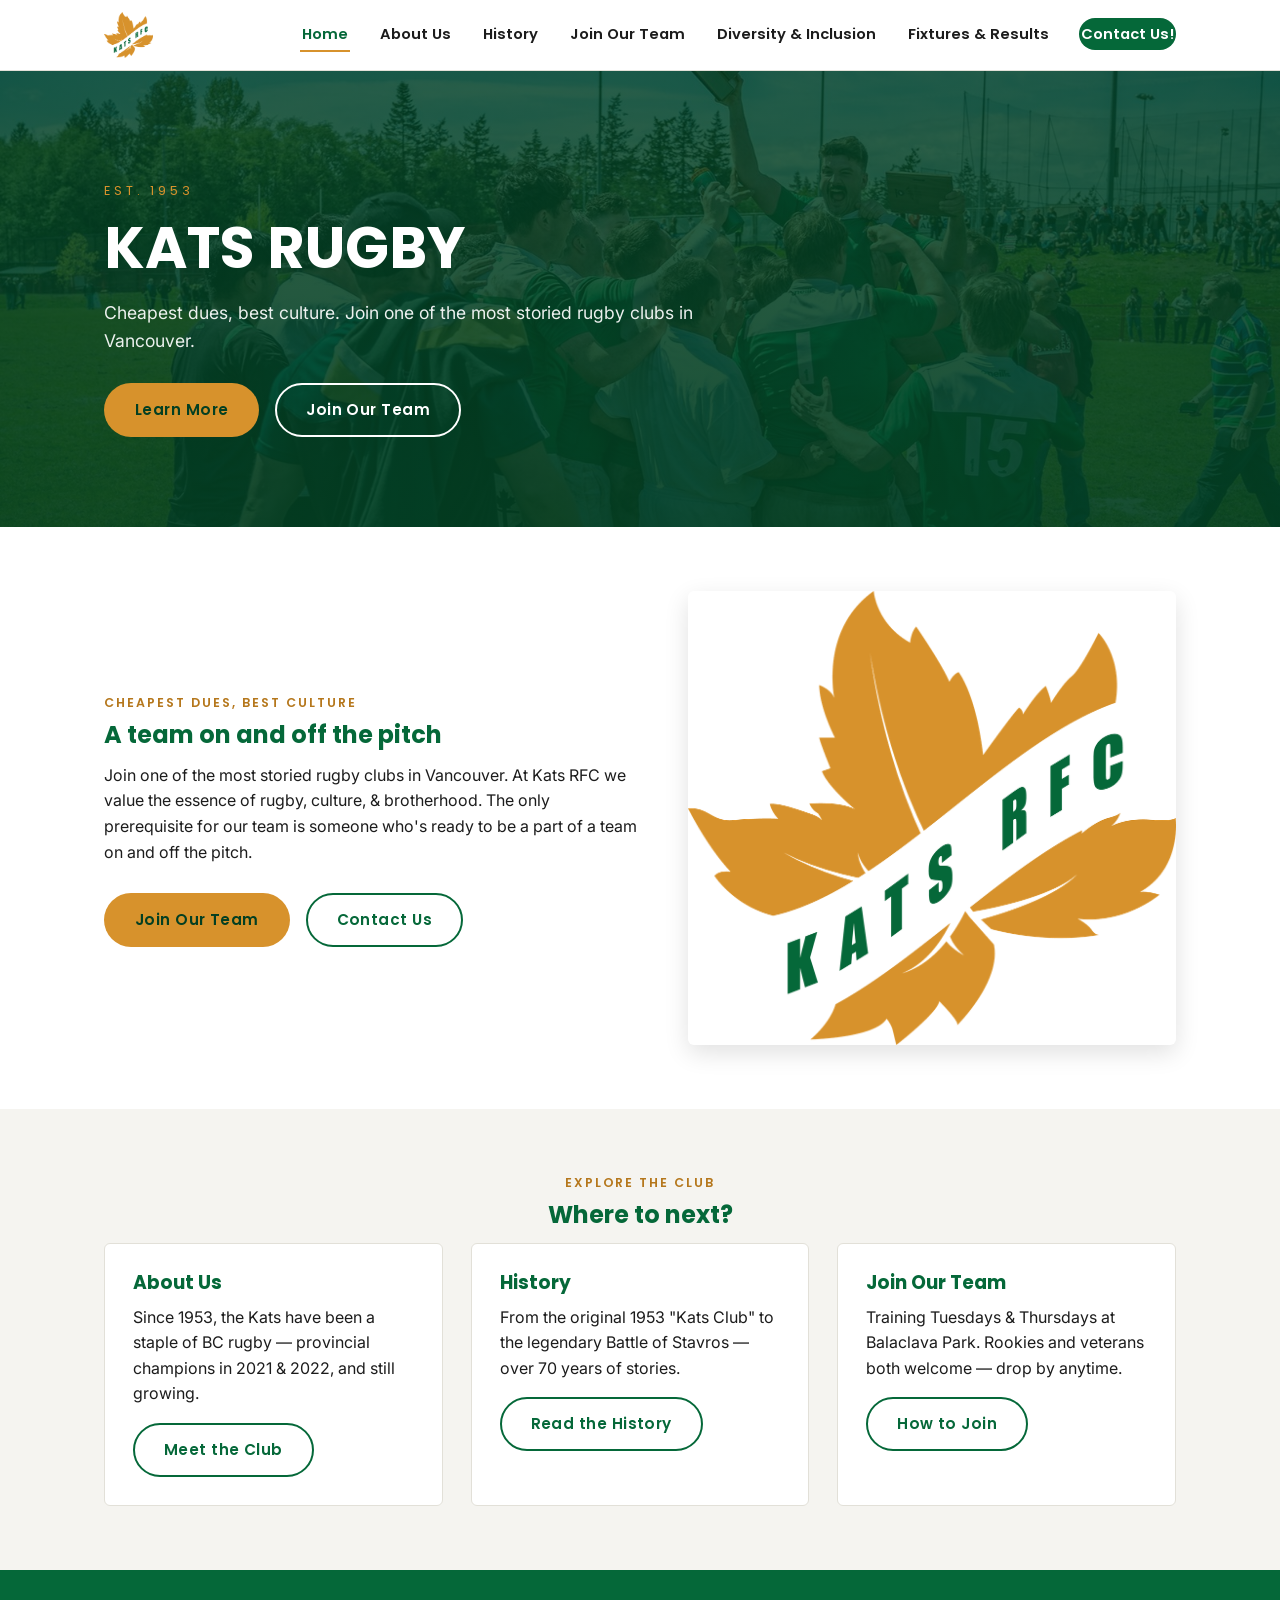
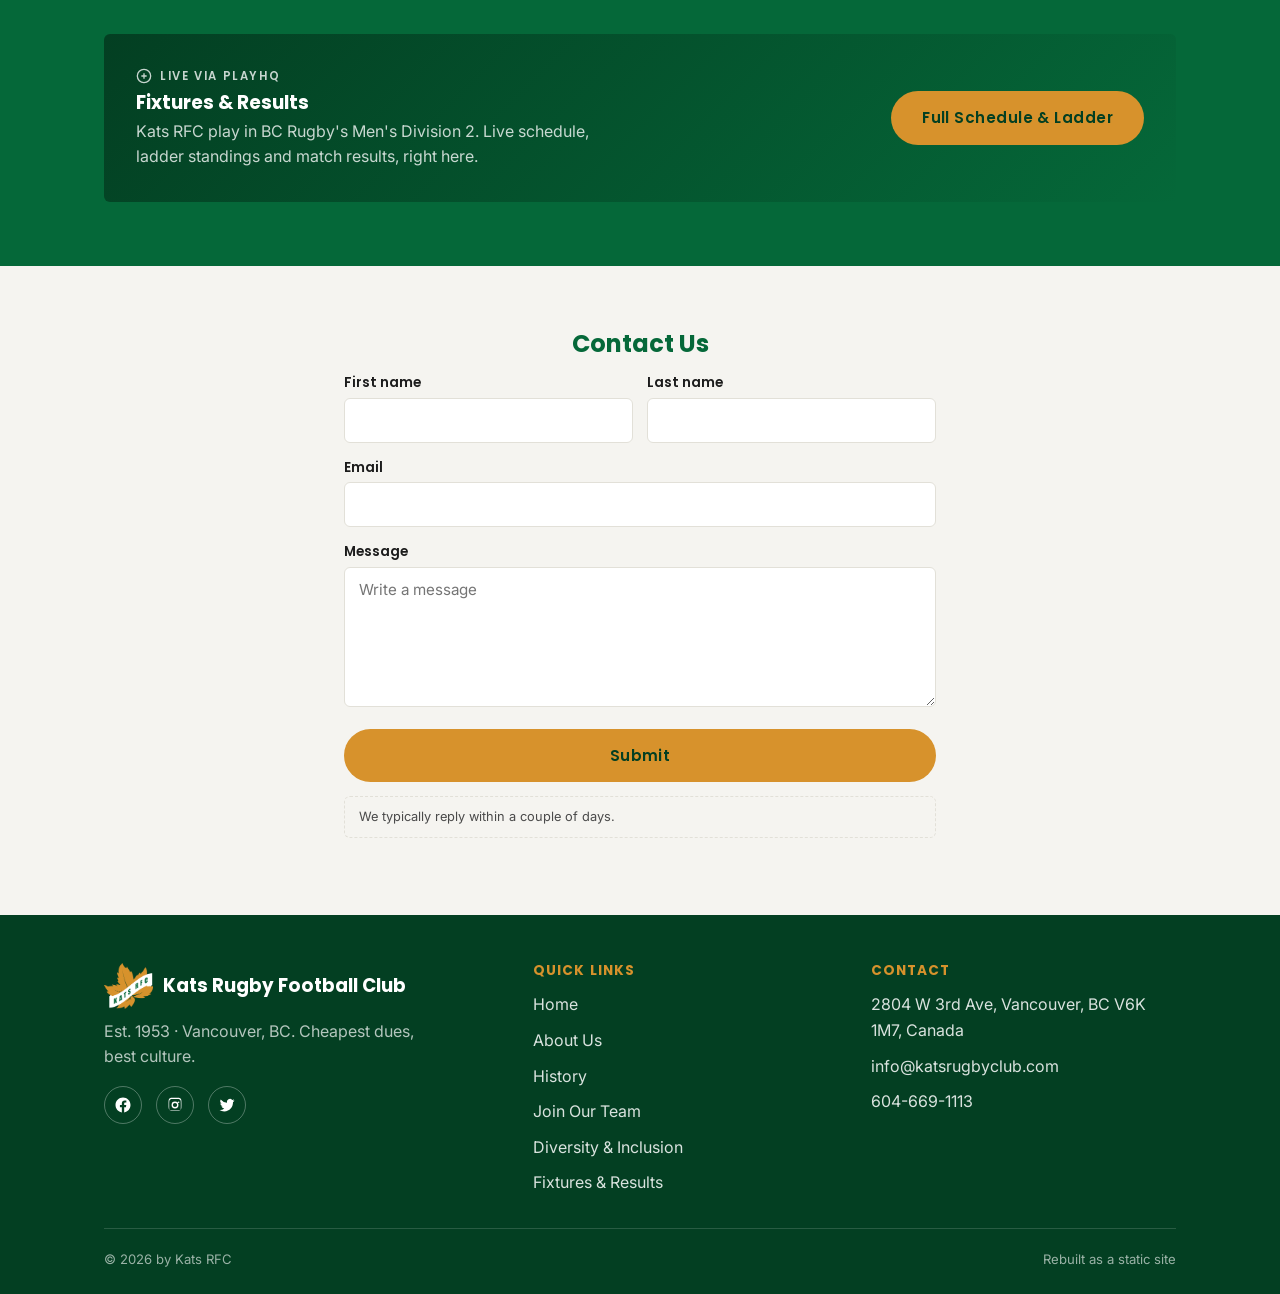
<file: index.html>
<!doctype html>
<html lang="en">
<head>
  <meta charset="UTF-8" />
  <meta name="viewport" content="width=device-width, initial-scale=1.0" />
  <title>Home | Kitsilano Kats Rugby</title>
  <meta name="description" content="Kats Rugby Club is a local Rugby Club in Vancouver, BC, Canada. Established in 1953, The Kats are a staple of BC Rugby and have had many members play at international levels." />
  <meta property="og:title" content="Home | Kitsilano Kats Rugby" />
  <meta property="og:description" content="Kats Rugby Club is a local Rugby Club in Vancouver, BC, Canada. Established in 1953, The Kats are a staple of BC Rugby and have had many members play at international levels." />
  <meta property="og:site_name" content="Kats Rugby Club" />
  <meta property="og:type" content="website" />
  <meta property="og:url" content="https://www.katsrugbyclub.com/" />
  <meta property="og:image" content="https://www.katsrugbyclub.com/assets/img/kats-logo-on-photo.png" />
  <meta name="twitter:card" content="summary_large_image" />
  <meta name="twitter:title" content="Home | Kitsilano Kats Rugby" />
  <meta name="twitter:description" content="Kats Rugby Club is a local Rugby Club in Vancouver, BC, Canada. Established in 1953, The Kats are a staple of BC Rugby and have had many members play at international levels." />
  <meta name="twitter:image" content="https://www.katsrugbyclub.com/assets/img/kats-logo-on-photo.png" />
  <link rel="canonical" href="https://www.katsrugbyclub.com/" />
  <meta name="theme-color" content="#056839" />
  <link rel="icon" type="image/x-icon" href="assets/img/favicon.ico" />
  <link rel="apple-touch-icon" href="assets/img/apple-touch-icon.png" />
  <link rel="preconnect" href="https://fonts.googleapis.com" />
  <link rel="preconnect" href="https://fonts.gstatic.com" crossorigin />
  <link href="https://fonts.googleapis.com/css2?family=Poppins:wght@600;700&family=Inter:wght@400;500;600&display=swap" rel="stylesheet" />
  <link rel="stylesheet" href="assets/css/style.css" />
  <!-- Structured data: helps Google understand this as a local sports club
       (address, phone, social links) for richer search results. -->
  <script type="application/ld+json">
  {
    "@context": "https://schema.org",
    "@type": "SportsOrganization",
    "name": "Kats Rugby Football Club",
    "alternateName": "Kats RFC",
    "url": "https://www.katsrugbyclub.com/",
    "logo": "https://www.katsrugbyclub.com/assets/img/kats-logo.png",
    "image": "https://www.katsrugbyclub.com/assets/img/kats-logo-on-photo.png",
    "sport": "Rugby",
    "foundingDate": "1953",
    "email": "info@katsrugbyclub.com",
    "telephone": "+1-604-669-1113",
    "address": {
      "@type": "PostalAddress",
      "streetAddress": "2804 W 3rd Ave",
      "addressLocality": "Vancouver",
      "addressRegion": "BC",
      "postalCode": "V6K 1M7",
      "addressCountry": "CA"
    },
    "sameAs": [
      "https://www.facebook.com/groups/TheKatsRugbyClub/",
      "https://www.instagram.com/katsrfc/",
      "https://twitter.com/katsrugby"
    ]
  }
  </script>
</head>
<body>

  <header class="site-header">
    <nav class="nav-bar">
      <a class="brand" href="index.html">
        <img src="assets/img/kats-logo.png" alt="Kats Rugby Football Club crest" />
      </a>
      <button class="nav-toggle" aria-label="Toggle navigation" aria-expanded="false">
        <span></span><span></span><span></span>
      </button>
      <ul class="nav-links">
        <li><a href="index.html" aria-current="page">Home</a></li>
        <li><a href="about-us.html">About Us</a></li>
        <li><a href="history.html">History</a></li>
        <li><a href="join-our-team.html">Join Our Team</a></li>
        <li><a href="diversity-and-inclusion.html">Diversity &amp; Inclusion</a></li>
        <li><a href="fixtures-results.html">Fixtures &amp; Results</a></li>
        <li><a class="nav-cta" href="contact.html">Contact Us!</a></li>
      </ul>
    </nav>
  </header>

  <main>

    <section class="hero" style="background-image: linear-gradient(180deg, rgba(3,63,34,0.82), rgba(3,63,34,0.92)), url('assets/img/hero-trophy.jpg');">
      <div class="wrap">
        <p class="hero-est">Est. 1953</p>
        <h1>KATS RUGBY</h1>
        <p class="lede">Cheapest dues, best culture. Join one of the most storied rugby clubs in Vancouver.</p>
        <div class="hero-actions">
          <a class="btn btn-gold" href="about-us.html">Learn More</a>
          <a class="btn btn-outline" href="join-our-team.html">Join Our Team</a>
        </div>
      </div>
    </section>

    <section>
      <div class="wrap grid-2">
        <div>
          <p class="eyebrow">Cheapest Dues, Best Culture</p>
          <h2>A team on and off the pitch</h2>
          <p>Join one of the most storied rugby clubs in Vancouver. At Kats RFC we value the essence of rugby, culture, &amp; brotherhood. The only prerequisite for our team is someone who's ready to be a part of a team on and off the pitch.</p>
          <div class="hero-actions">
            <a class="btn btn-gold" href="join-our-team.html">Join Our Team</a>
            <a class="btn btn-outline-green" href="contact.html">Contact Us</a>
          </div>
        </div>
        <figure>
          <img src="assets/img/kats-logo-on-photo.png" alt="Kats RFC crest over a photo of the team huddled together" loading="lazy" />
        </figure>
      </div>
    </section>

    <section class="section-alt">
      <div class="wrap">
        <p class="eyebrow text-center" style="display:block;">Explore the Club</p>
        <h2 class="text-center">Where to next?</h2>
        <div class="grid-3">
          <div class="card">
            <h3>About Us</h3>
            <p>Since 1953, the Kats have been a staple of BC rugby &mdash; provincial champions in 2021 &amp; 2022, and still growing.</p>
            <a class="btn btn-outline-green" href="about-us.html">Meet the Club</a>
          </div>
          <div class="card">
            <h3>History</h3>
            <p>From the original 1953 "Kats Club" to the legendary Battle of Stavros &mdash; over 70 years of stories.</p>
            <a class="btn btn-outline-green" href="history.html">Read the History</a>
          </div>
          <div class="card">
            <h3>Join Our Team</h3>
            <p>Training Tuesdays &amp; Thursdays at Balaclava Park. Rookies and veterans both welcome &mdash; drop by anytime.</p>
            <a class="btn btn-outline-green" href="join-our-team.html">How to Join</a>
          </div>
        </div>
      </div>
    </section>

    <section class="section-dark">
      <div class="wrap">
        <div class="playhq-card">
          <div>
            <p class="playhq-badge">
              <svg viewBox="0 0 24 24" fill="none" stroke="currentColor" stroke-width="2"><circle cx="12" cy="12" r="10"/><path d="M8 12h8M12 8v8"/></svg>
              Live via PlayHQ
            </p>
            <h3>Fixtures &amp; Results</h3>
            <p>Kats RFC play in BC Rugby's Men's Division 2. Live schedule, ladder standings and match results, right here.</p>
            <!-- Filled in by assets/js/playhq.js from the Worker's public
                 /playhq/fixtures endpoint; stays hidden if it can't load. -->
            <p class="playhq-widget-status" id="playhq-next-fixture" hidden></p>
          </div>
          <div class="playhq-actions">
            <a class="btn btn-gold" href="fixtures-results.html">Full Schedule &amp; Ladder</a>
          </div>
        </div>
      </div>
    </section>

  </main>

  <!-- Sitewide quick-contact widget: mirrors the "Contact Us!" popup that
       appears on every page of the original site. -->
  <section id="quick-contact" class="section-alt">
    <div class="wrap" style="max-width:640px;">
      <h2 class="text-center">Contact Us</h2>
      <!-- FORM ENDPOINT: live Formspree endpoint (https://formspree.io/f/moeqnbpq) — see README for how to manage/replace it. -->
      <form action="https://formspree.io/f/moeqnbpq" method="POST" data-ajax-form>
        <div class="form-row">
          <div>
            <label for="qc-first">First name</label>
            <input type="text" id="qc-first" name="first_name" required />
          </div>
          <div>
            <label for="qc-last">Last name</label>
            <input type="text" id="qc-last" name="last_name" required />
          </div>
        </div>
        <div>
          <label for="qc-email">Email</label>
          <input type="email" id="qc-email" name="email" required />
        </div>
        <div>
          <label for="qc-message">Message</label>
          <textarea id="qc-message" name="message" placeholder="Write a message" required></textarea>
        </div>
        <div class="form-success">Thanks for submitting!</div>
        <button class="btn btn-gold" type="submit">Submit</button>
        <p class="form-note">We typically reply within a couple of days.</p>
      </form>
    </div>
  </section>

  <footer class="site-footer">
    <div class="wrap">
      <div class="footer-grid">
        <div>
          <div class="brand" style="color:#fff; margin-bottom:10px;">
            <img src="assets/img/kats-logo.png" alt="Kats Rugby Football Club crest" />
            Kats Rugby Football Club
          </div>
          <p style="color:rgba(255,255,255,0.7); max-width:320px;">Est. 1953 &middot; Vancouver, BC. Cheapest dues, best culture.</p>
          <div class="social-row">
            <a href="https://www.facebook.com/groups/TheKatsRugbyClub/" target="_blank" rel="noopener" aria-label="Kats RFC on Facebook">
              <svg viewBox="0 0 24 24"><path d="M22 12.06C22 6.5 17.52 2 12 2S2 6.5 2 12.06c0 5 3.66 9.15 8.44 9.94v-7.03H7.9v-2.91h2.54V9.85c0-2.5 1.49-3.89 3.77-3.89 1.09 0 2.24.2 2.24.2v2.46h-1.26c-1.24 0-1.63.77-1.63 1.56v1.88h2.78l-.44 2.91h-2.34V22c4.78-.79 8.44-4.94 8.44-9.94Z"/></svg>
            </a>
            <a href="https://www.instagram.com/katsrfc/" target="_blank" rel="noopener" aria-label="Kats RFC on Instagram">
              <svg viewBox="0 0 24 24"><path d="M12 2.2c2.7 0 3 .01 4.1.06 1 .05 1.6.2 2 .35.5.2.9.4 1.3.8.4.4.6.8.8 1.3.15.4.3 1 .35 2 .05 1.1.06 1.4.06 4.1s-.01 3-.06 4.1c-.05 1-.2 1.6-.35 2-.2.5-.4.9-.8 1.3-.4.4-.8.6-1.3.8-.4.15-1 .3-2 .35-1.1.05-1.4.06-4.1.06s-3-.01-4.1-.06c-1-.05-1.6-.2-2-.35-.5-.2-.9-.4-1.3-.8-.4-.4-.6-.8-.8-1.3-.15-.4-.3-1-.35-2-.05-1.1-.06-1.4-.06-4.1s.01-3 .06-4.1c.05-1 .2-1.6.35-2 .2-.5.4-.9.8-1.3.4-.4.8-.6 1.3-.8.4-.15 1-.3 2-.35C9 2.21 9.3 2.2 12 2.2Zm0 1.8c-2.67 0-2.99.01-4.04.06-.87.04-1.34.18-1.65.3-.42.16-.72.36-1.03.67-.31.31-.51.61-.67 1.03-.12.31-.26.78-.3 1.65C4.26 8.76 4.25 9.08 4.25 12s.01 3.24.06 4.29c.04.87.18 1.34.3 1.65.16.42.36.72.67 1.03.31.31.61.51 1.03.67.31.12.78.26 1.65.3 1.05.05 1.37.06 4.04.06s2.99-.01 4.04-.06c.87-.04 1.34-.18 1.65-.3.42-.16.72-.36 1.03-.67.31-.31.51-.61.67-1.03.12-.31.26-.78.3-1.65.05-1.05.06-1.37.06-4.29s-.01-3.24-.06-4.29c-.04-.87-.18-1.34-.3-1.65-.16-.42-.36-.72-.67-1.03a2.7 2.7 0 0 0-1.03-.67c-.31-.12-.78-.26-1.65-.3C14.99 4.01 14.67 4 12 4Zm0 3.4a4.6 4.6 0 1 1 0 9.2 4.6 4.6 0 0 1 0-9.2Zm0 1.8a2.8 2.8 0 1 0 0 5.6 2.8 2.8 0 0 0 0-5.6Zm4.8-2a1.08 1.08 0 1 1 0 2.16 1.08 1.08 0 0 1 0-2.16Z"/></svg>
            </a>
            <a href="https://twitter.com/katsrugby" target="_blank" rel="noopener" aria-label="Kats RFC on Twitter">
              <svg viewBox="0 0 24 24"><path d="M22 5.9c-.7.3-1.5.5-2.3.6.8-.5 1.5-1.3 1.8-2.3-.8.5-1.6.8-2.6 1a4 4 0 0 0-6.9 3.7A11.5 11.5 0 0 1 3.6 4.6a4.1 4.1 0 0 0 1.2 5.4c-.6 0-1.2-.2-1.7-.5v.1c0 2 1.4 3.6 3.2 4a4 4 0 0 1-1.8.1 4 4 0 0 0 3.8 2.8A8.1 8.1 0 0 1 2 18.6a11.4 11.4 0 0 0 6.3 1.9c7.5 0 11.7-6.4 11.7-11.9v-.5c.8-.6 1.5-1.3 2-2.2Z"/></svg>
            </a>
          </div>
        </div>
        <div>
          <h4>Quick Links</h4>
          <ul>
            <li><a href="index.html">Home</a></li>
            <li><a href="about-us.html">About Us</a></li>
            <li><a href="history.html">History</a></li>
            <li><a href="join-our-team.html">Join Our Team</a></li>
            <li><a href="diversity-and-inclusion.html">Diversity &amp; Inclusion</a></li>
            <li><a href="fixtures-results.html">Fixtures &amp; Results</a></li>
          </ul>
        </div>
        <div>
          <h4>Contact</h4>
          <ul>
            <li>2804 W 3rd Ave, Vancouver, BC V6K 1M7, Canada</li>
            <li><a href="mailto:info@katsrugbyclub.com">info@katsrugbyclub.com</a></li>
            <li><a href="tel:6046691113">604-669-1113</a></li>
          </ul>
        </div>
      </div>
      <div class="footer-bottom">
        <span>&copy; <span id="year">2026</span> by Kats RFC</span>
        <span>Rebuilt as a static site</span>
      </div>
    </div>
  </footer>

  <script src="assets/js/main.js"></script>
  <script src="assets/js/playhq.js"></script>
  <script>document.getElementById('year').textContent = new Date().getFullYear();</script>
</body>
</html>
</file>
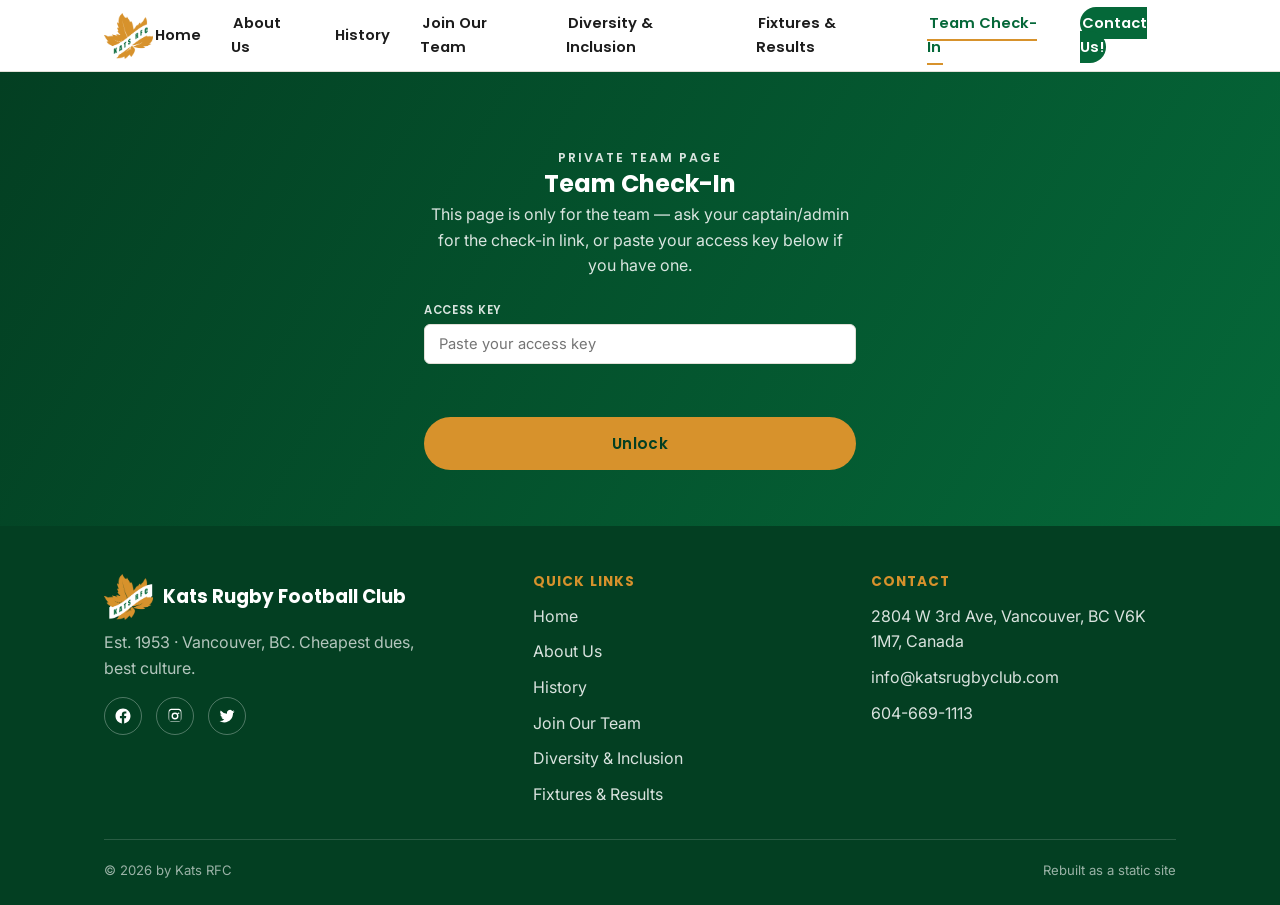
<file: check-in/index.html>
<!doctype html>
<html lang="en">
<head>
  <meta charset="UTF-8" />
  <meta name="viewport" content="width=device-width, initial-scale=1.0" />
  <title>Team Check-In | Kats Rugby Club</title>
  <meta name="description" content="See Kats RFC's upcoming fixtures and let the team know if you're in, out, or a maybe." />
  <meta property="og:title" content="Team Check-In | Kats Rugby Club" />
  <meta property="og:description" content="See Kats RFC's upcoming fixtures and let the team know if you're in, out, or a maybe." />
  <meta property="og:site_name" content="Kats Rugby Club" />
  <meta property="og:type" content="website" />
  <meta property="og:url" content="https://www.katsrugbyclub.com/check-in/" />
  <meta property="og:image" content="https://www.katsrugbyclub.com/assets/img/kats-logo-on-photo.png" />
  <meta name="robots" content="noindex, nofollow" />
  <link rel="canonical" href="https://www.katsrugbyclub.com/check-in/" />
  <meta name="theme-color" content="#056839" />
  <link rel="icon" type="image/x-icon" href="../assets/img/favicon.ico" />
  <link rel="apple-touch-icon" href="../assets/img/apple-touch-icon.png" />
  <link rel="preconnect" href="https://fonts.googleapis.com" />
  <link rel="preconnect" href="https://fonts.gstatic.com" crossorigin />
  <link href="https://fonts.googleapis.com/css2?family=Poppins:wght@600;700&family=Inter:wght@400;500;600&display=swap" rel="stylesheet" />
  <link rel="stylesheet" href="../assets/css/style.css" />
  <link rel="stylesheet" href="style.css" />
</head>
<body>

  <header class="site-header">
    <nav class="nav-bar">
      <a class="brand" href="../index.html">
        <img src="../assets/img/kats-logo.png" alt="Kats Rugby Football Club crest" />
      </a>
      <button class="nav-toggle" aria-label="Toggle navigation" aria-expanded="false">
        <span></span><span></span><span></span>
      </button>
      <ul class="nav-links">
        <li><a href="../index.html">Home</a></li>
        <li><a href="../about-us.html">About Us</a></li>
        <li><a href="../history.html">History</a></li>
        <li><a href="../join-our-team.html">Join Our Team</a></li>
        <li><a href="../diversity-and-inclusion.html">Diversity &amp; Inclusion</a></li>
        <li><a href="../fixtures-results.html">Fixtures &amp; Results</a></li>
        <li><a href="./" aria-current="page">Team Check-In</a></li>
        <li><a class="nav-cta" href="../contact.html">Contact Us!</a></li>
      </ul>
    </nav>
  </header>

  <main>
    <section id="accessGate" class="page-hero">
      <div class="wrap" style="max-width:480px;">
        <p class="eyebrow" style="color:rgba(255,255,255,0.85);">Private team page</p>
        <h1>Team Check-In</h1>
        <p>This page is only for the team — ask your captain/admin for the check-in link, or paste your access key below if you have one.</p>
        <form id="accessGateForm" style="text-align:left; margin-top:22px;">
          <div class="field" style="margin-bottom:10px;">
            <label for="accessGateInput" style="color:rgba(255,255,255,0.85);">Access key</label>
            <input id="accessGateInput" autocomplete="off" placeholder="Paste your access key" />
          </div>
          <p class="error-text" id="accessGateError" style="min-height:15px;"></p>
          <button type="submit" class="btn btn-gold" style="width:100%;">Unlock</button>
        </form>
      </div>
    </section>

    <div id="appRoot" hidden>
    <section class="page-hero">
      <div class="wrap">
        <p class="eyebrow" style="color:rgba(255,255,255,0.85);">Squad Availability</p>
        <h1 id="teamNameEl">Kats Rugby Club</h1>
        <p>Check upcoming fixtures and let the team know if you're in, out, or a maybe — everyone sees it update live.</p>
      </div>
    </section>

    <section>
      <div class="wrap checkin-wrap">
        <div id="banner" class="checkin-banner" hidden></div>

        <div class="identity-strip">
          <span id="identityText">Checking who you are…</span>
          <button id="switchBtn" class="link-btn" hidden>Switch</button>
          <button id="adminBtn" class="icon-btn" style="margin-left:auto;" aria-label="Admin settings" title="Admin">⚙</button>
        </div>

        <section class="checkin-section">
          <div class="checkin-section-head">
            <h2>Upcoming Fixtures</h2>
            <button id="addGameBtn" class="btn btn-outline-green admin-only" hidden style="padding:6px 16px; font-size:0.82rem;">+ Add fixture</button>
          </div>
          <div id="gamesList" class="games-list"></div>
          <div id="gamesEmpty" class="empty-state" hidden>No fixtures on the board yet. Once an admin adds one, it'll show up here.</div>
          <button id="pastToggle" class="link-btn" style="margin-top:14px;" hidden>Show past fixtures</button>
          <div id="pastList" class="games-list" hidden style="margin-top:14px;"></div>
        </section>

        <section class="checkin-section">
          <div class="checkin-section-head">
            <h2>Squad</h2>
            <span class="count-pill" id="rosterCount">0</span>
          </div>
          <div id="rosterChips" class="chip-list"></div>
          <div id="rosterEmpty" class="empty-state" hidden style="margin-bottom:12px;">Nobody on the squad list yet — add your name below.</div>
          <form id="addPlayerForm" class="inline-add">
            <input id="addPlayerInput" placeholder="Not listed? Add your name" maxlength="40" autocomplete="off" />
            <button type="submit">Add</button>
          </form>
        </section>
      </div>
    </section>
    </div>
  </main>

  <!-- WHO ARE YOU MODAL -->
  <div id="whoModal" class="modal-overlay" hidden>
    <div class="modal">
      <div class="modal-head">
        <h2>Who's checking in?</h2>
        <button id="whoCloseBtn" class="icon-btn small" aria-label="Close" hidden>✕</button>
      </div>
      <p class="hint">Pick your name so the team can see your availability, or add yourself if you're not listed yet.</p>
      <div class="field">
        <input id="whoSearch" placeholder="Search the squad…" autocomplete="off" />
      </div>
      <div id="whoList" class="who-list"></div>
      <form id="whoAddForm" class="inline-add" style="margin-top:12px;">
        <input id="whoAddInput" placeholder="Your name isn't listed — type it here" maxlength="40" autocomplete="off" />
        <button type="submit">Add me</button>
      </form>
    </div>
  </div>

  <!-- ADMIN MODAL -->
  <div id="adminModal" class="modal-overlay" hidden>
    <div class="modal">
      <div class="modal-head">
        <h2 id="adminModalTitle">Admin access</h2>
        <button id="adminCloseBtn" class="icon-btn small" aria-label="Close">✕</button>
      </div>

      <div id="adminSetupView" hidden>
        <p class="hint">First time here — set a short PIN that team management will use to add fixtures and manage the squad. Anyone with this PIN can make admin changes, so share it only with the coach/organizers.</p>
        <div class="field">
          <label for="setupTeamName">Team name</label>
          <input id="setupTeamName" maxlength="40" />
        </div>
        <div class="field">
          <label for="setupPin">New admin PIN (4+ digits/characters)</label>
          <input id="setupPin" inputmode="numeric" maxlength="12" />
        </div>
        <div class="field">
          <label for="setupPinConfirm">Confirm PIN</label>
          <input id="setupPinConfirm" inputmode="numeric" maxlength="12" />
        </div>
        <p class="error-text" id="setupError"></p>
        <div class="modal-actions">
          <button type="button" class="btn btn-gold" id="setupSaveBtn">Save &amp; unlock</button>
        </div>
      </div>

      <div id="adminLoginView" hidden>
        <p class="hint">Enter the admin PIN to add fixtures or manage the squad.</p>
        <div class="field">
          <label for="loginPin">Admin PIN</label>
          <input id="loginPin" inputmode="numeric" maxlength="12" />
        </div>
        <p class="error-text" id="loginError"></p>
        <div class="modal-actions">
          <button type="button" class="btn btn-gold" id="loginSubmitBtn">Unlock</button>
        </div>
      </div>

      <div id="adminPanelView" hidden>
        <p class="hint" style="margin-top:0;">Share this link in the group chat — it gets everyone straight in, no separate key to type or share.</p>
        <div class="modal-actions" style="margin-bottom:20px;">
          <button type="button" class="btn btn-gold" id="copyLinkBtn" style="flex:1;">📋 Copy team check-in link</button>
        </div>

        <div class="field">
          <label for="panelTeamName">Team name</label>
          <input id="panelTeamName" maxlength="40" />
        </div>
        <div class="modal-actions" style="margin-bottom:18px;">
          <button type="button" class="btn btn-outline-green" id="panelSaveNameBtn" style="flex:1;">Save team name</button>
        </div>

        <div class="field">
          <label for="panelNewPin">Change admin PIN</label>
          <input id="panelNewPin" inputmode="numeric" maxlength="12" placeholder="New PIN" />
        </div>
        <div class="modal-actions" style="margin-bottom:18px;">
          <button type="button" class="btn btn-outline-green" id="panelSavePinBtn" style="flex:1;">Update PIN</button>
        </div>
        <p class="error-text" id="panelError"></p>

        <div class="modal-actions">
          <button type="button" class="btn" style="flex:1; border:1.5px solid var(--rsvp-out); color:var(--rsvp-out);" id="logoutAdminBtn">Log out of admin mode</button>
        </div>
      </div>
    </div>
  </div>

  <!-- GAME FORM MODAL -->
  <div id="gameFormModal" class="modal-overlay" hidden>
    <div class="modal">
      <div class="modal-head">
        <h2 id="gameFormTitle">Add fixture</h2>
        <button id="gameFormCloseBtn" class="icon-btn small" aria-label="Close">✕</button>
      </div>
      <form id="gameForm">
        <div class="field">
          <label for="gfOpponent">Opponent</label>
          <input id="gfOpponent" placeholder="e.g. Meraloma RFC" maxlength="60" required />
        </div>
        <div class="field-row">
          <div class="field">
            <label for="gfDate">Date</label>
            <input id="gfDate" type="date" required />
          </div>
          <div class="field">
            <label for="gfTime">Kickoff time</label>
            <input id="gfTime" type="time" />
          </div>
        </div>
        <div class="field">
          <label for="gfLocation">Location</label>
          <input id="gfLocation" placeholder="e.g. Kitsilano Beach Park, Field 2" maxlength="80" />
        </div>
        <div class="field">
          <label for="gfNotes">Notes (optional)</label>
          <textarea id="gfNotes" rows="2" maxlength="200" placeholder="e.g. Warm-up 45 min early, bring both jerseys"></textarea>
        </div>
        <p class="error-text" id="gameFormError"></p>
        <div class="modal-actions">
          <button type="button" class="btn admin-only" id="deleteGameBtn" hidden style="flex:none; border:1.5px solid var(--rsvp-out); color:var(--rsvp-out);">Delete</button>
          <button type="submit" class="btn btn-gold" id="gameFormSubmitBtn" style="flex:1;">Save fixture</button>
        </div>
      </form>
    </div>
  </div>

  <!-- CONFIRM MODAL -->
  <div id="confirmModal" class="modal-overlay" hidden>
    <div class="modal" style="max-width:360px;">
      <p id="confirmMessage" style="margin:0 0 18px; font-size:0.92rem;"></p>
      <div class="modal-actions">
        <button type="button" class="btn btn-outline-green" id="confirmCancelBtn" style="flex:1;">Cancel</button>
        <button type="button" class="btn" id="confirmYesBtn" style="flex:1; border:1.5px solid var(--rsvp-out); color:var(--rsvp-out);">Delete</button>
      </div>
    </div>
  </div>

  <!-- PLAYER STATUS MODAL (admin: check a player in/out/maybe on their behalf) -->
  <div id="playerStatusModal" class="modal-overlay" hidden>
    <div class="modal" style="max-width:360px;">
      <div class="modal-head">
        <h2>Set availability</h2>
        <button id="playerStatusCloseBtn" class="icon-btn small" aria-label="Close">✕</button>
      </div>
      <p class="hint" id="playerStatusHint"></p>
      <div class="rsvp-row" id="playerStatusButtons" role="group" aria-label="Availability">
        <button type="button" class="rsvp-btn rsvp-in" data-status="in">In</button>
        <button type="button" class="rsvp-btn rsvp-maybe" data-status="maybe">Maybe</button>
        <button type="button" class="rsvp-btn rsvp-out" data-status="out">Out</button>
      </div>
    </div>
  </div>

  <div id="toast" class="toast"></div>

  <footer class="site-footer">
    <div class="wrap">
      <div class="footer-grid">
        <div>
          <div class="brand" style="color:#fff; margin-bottom:10px;">
            <img src="../assets/img/kats-logo.png" alt="Kats Rugby Football Club crest" />
            Kats Rugby Football Club
          </div>
          <p style="color:rgba(255,255,255,0.7); max-width:320px;">Est. 1953 &middot; Vancouver, BC. Cheapest dues, best culture.</p>
          <div class="social-row">
            <a href="https://www.facebook.com/groups/TheKatsRugbyClub/" target="_blank" rel="noopener" aria-label="Kats RFC on Facebook">
              <svg viewBox="0 0 24 24"><path d="M22 12.06C22 6.5 17.52 2 12 2S2 6.5 2 12.06c0 5 3.66 9.15 8.44 9.94v-7.03H7.9v-2.91h2.54V9.85c0-2.5 1.49-3.89 3.77-3.89 1.09 0 2.24.2 2.24.2v2.46h-1.26c-1.24 0-1.63.77-1.63 1.56v1.88h2.78l-.44 2.91h-2.34V22c4.78-.79 8.44-4.94 8.44-9.94Z"/></svg>
            </a>
            <a href="https://www.instagram.com/katsrfc/" target="_blank" rel="noopener" aria-label="Kats RFC on Instagram">
              <svg viewBox="0 0 24 24"><path d="M12 2.2c2.7 0 3 .01 4.1.06 1 .05 1.6.2 2 .35.5.2.9.4 1.3.8.4.4.6.8.8 1.3.15.4.3 1 .35 2 .05 1.1.06 1.4.06 4.1s-.01 3-.06 4.1c-.05 1-.2 1.6-.35 2-.2.5-.4.9-.8 1.3-.4.4-.8.6-1.3.8-.4.15-1 .3-2 .35-1.1.05-1.4.06-4.1.06s-3-.01-4.1-.06c-1-.05-1.6-.2-2-.35-.5-.2-.9-.4-1.3-.8-.4-.4-.6-.8-.8-1.3-.15-.4-.3-1-.35-2-.05-1.1-.06-1.4-.06-4.1s.01-3 .06-4.1c.05-1 .2-1.6.35-2 .2-.5.4-.9.8-1.3.4-.4.8-.6 1.3-.8.4-.15 1-.3 2-.35C9 2.21 9.3 2.2 12 2.2Zm0 1.8c-2.67 0-2.99.01-4.04.06-.87.04-1.34.18-1.65.3-.42.16-.72.36-1.03.67-.31.31-.51.61-.67 1.03-.12.31-.26.78-.3 1.65C4.26 8.76 4.25 9.08 4.25 12s.01 3.24.06 4.29c.04.87.18 1.34.3 1.65.16.42.36.72.67 1.03.31.31.61.51 1.03.67.31.12.78.26 1.65.3 1.05.05 1.37.06 4.04.06s2.99-.01 4.04-.06c.87-.04 1.34-.18 1.65-.3.42-.16.72-.36 1.03-.67.31-.31.51-.61.67-1.03.12-.31.26-.78.3-1.65.05-1.05.06-1.37.06-4.29s-.01-3.24-.06-4.29c-.04-.87-.18-1.34-.3-1.65-.16-.42-.36-.72-.67-1.03a2.7 2.7 0 0 0-1.03-.67c-.31-.12-.78-.26-1.65-.3C14.99 4.01 14.67 4 12 4Zm0 3.4a4.6 4.6 0 1 1 0 9.2 4.6 4.6 0 0 1 0-9.2Zm0 1.8a2.8 2.8 0 1 0 0 5.6 2.8 2.8 0 0 0 0-5.6Zm4.8-2a1.08 1.08 0 1 1 0 2.16 1.08 1.08 0 0 1 0-2.16Z"/></svg>
            </a>
            <a href="https://twitter.com/katsrugby" target="_blank" rel="noopener" aria-label="Kats RFC on Twitter">
              <svg viewBox="0 0 24 24"><path d="M22 5.9c-.7.3-1.5.5-2.3.6.8-.5 1.5-1.3 1.8-2.3-.8.5-1.6.8-2.6 1a4 4 0 0 0-6.9 3.7A11.5 11.5 0 0 1 3.6 4.6a4.1 4.1 0 0 0 1.2 5.4c-.6 0-1.2-.2-1.7-.5v.1c0 2 1.4 3.6 3.2 4a4 4 0 0 1-1.8.1 4 4 0 0 0 3.8 2.8A8.1 8.1 0 0 1 2 18.6a11.4 11.4 0 0 0 6.3 1.9c7.5 0 11.7-6.4 11.7-11.9v-.5c.8-.6 1.5-1.3 2-2.2Z"/></svg>
            </a>
          </div>
        </div>
        <div>
          <h4>Quick Links</h4>
          <ul>
            <li><a href="../index.html">Home</a></li>
            <li><a href="../about-us.html">About Us</a></li>
            <li><a href="../history.html">History</a></li>
            <li><a href="../join-our-team.html">Join Our Team</a></li>
            <li><a href="../diversity-and-inclusion.html">Diversity &amp; Inclusion</a></li>
            <li><a href="../fixtures-results.html">Fixtures &amp; Results</a></li>
          </ul>
        </div>
        <div>
          <h4>Contact</h4>
          <ul>
            <li>2804 W 3rd Ave, Vancouver, BC V6K 1M7, Canada</li>
            <li><a href="mailto:info@katsrugbyclub.com">info@katsrugbyclub.com</a></li>
            <li><a href="tel:6046691113">604-669-1113</a></li>
          </ul>
        </div>
      </div>
      <div class="footer-bottom">
        <span>&copy; <span id="year">2026</span> by Kats RFC</span>
        <span>Rebuilt as a static site</span>
      </div>
    </div>
  </footer>

  <script src="../assets/js/main.js"></script>
  <script>document.getElementById('year').textContent = new Date().getFullYear();</script>
  <script src="app.js"></script>
</body>
</html>
</file>
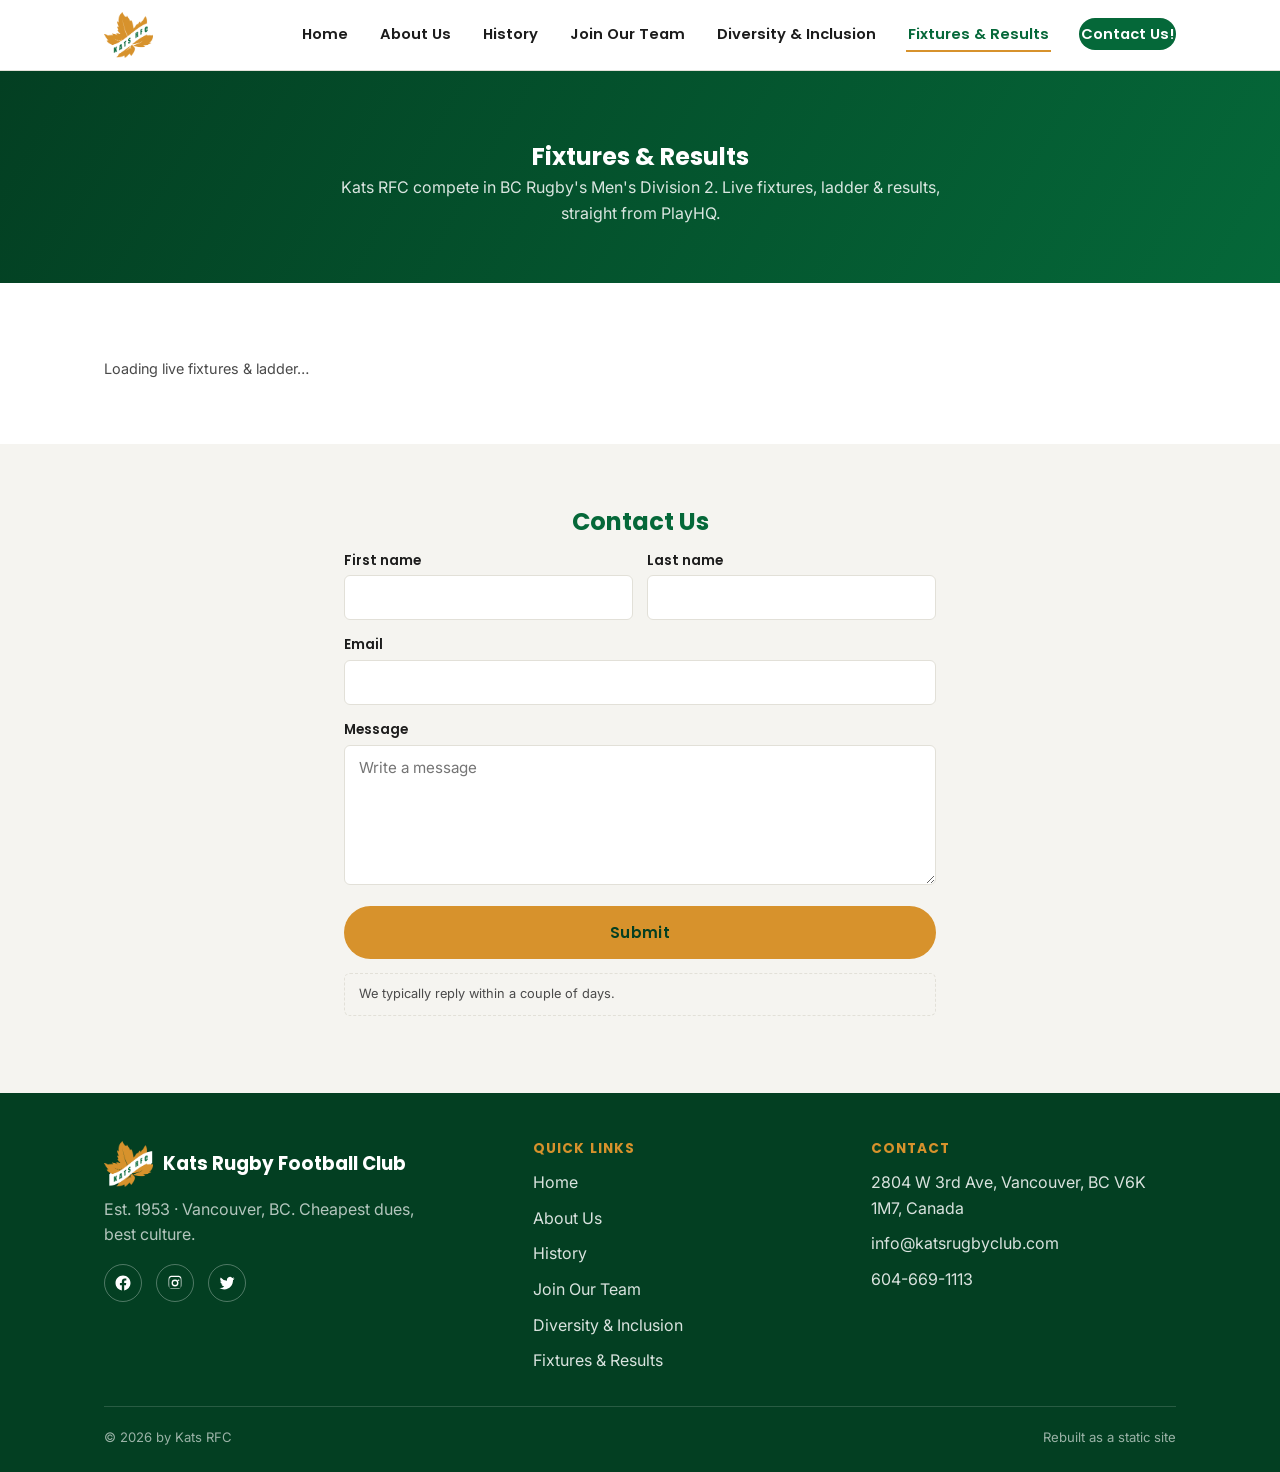
<file: 2023-24-season.html>
<!doctype html>
<html lang="en">
<head>
  <meta charset="UTF-8" />
  <meta name="viewport" content="width=device-width, initial-scale=1.0" />
  <title>Fixtures &amp; Results | Kats Rugby Club</title>
  <!-- This page moved to fixtures-results.html (see README.md). Kept here,
       redirecting, so old bookmarks/search results/shared links still work.
       Netlify uses the ../_redirects file instead (a real 301); this
       meta-refresh + JS + canonical combo covers GitHub Pages and any
       other static host that doesn't support server-side redirects. -->
  <meta http-equiv="refresh" content="0; url=fixtures-results.html" />
  <link rel="canonical" href="https://www.katsrugbyclub.com/fixtures-results.html" />
  <meta name="robots" content="noindex" />
  <script>location.replace('fixtures-results.html');</script>
</head>
<body>
  <p>This page has moved to <a href="fixtures-results.html">Fixtures &amp; Results</a>.</p>
</body>
</html>
</file>
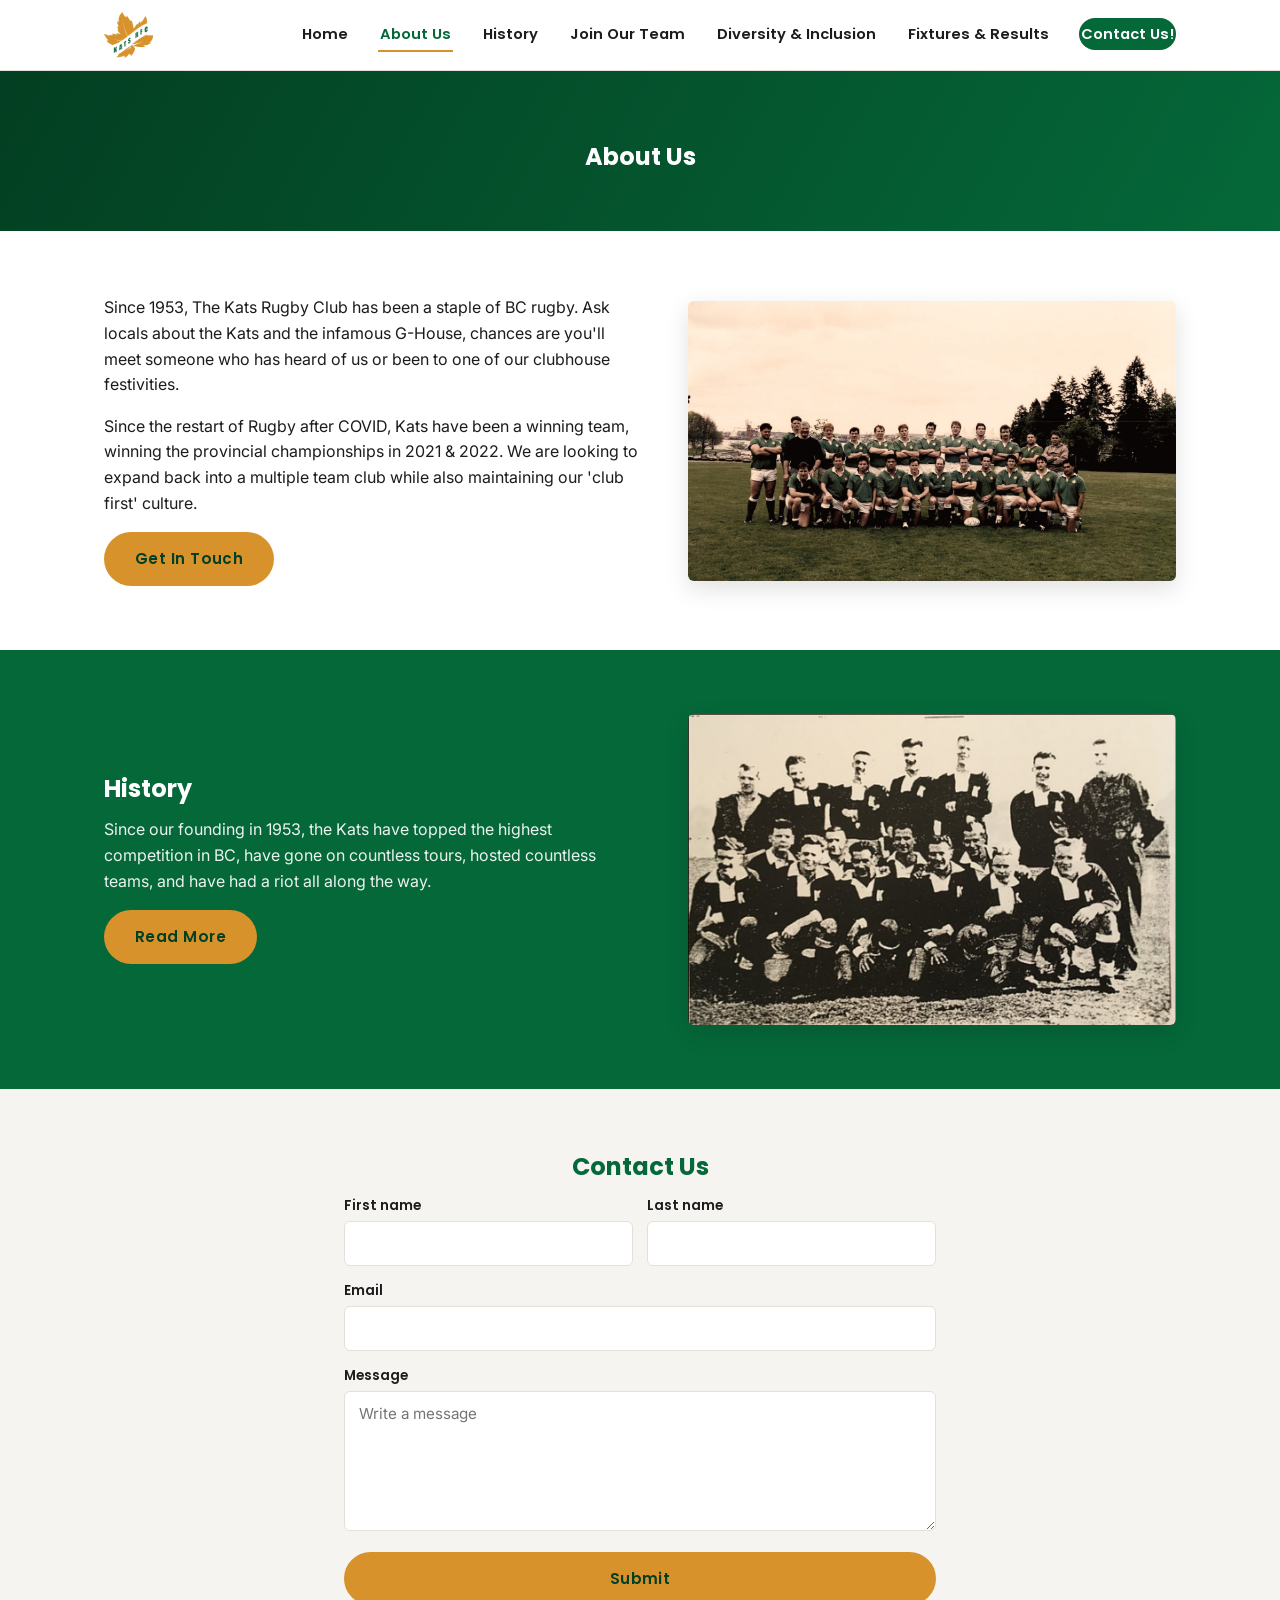
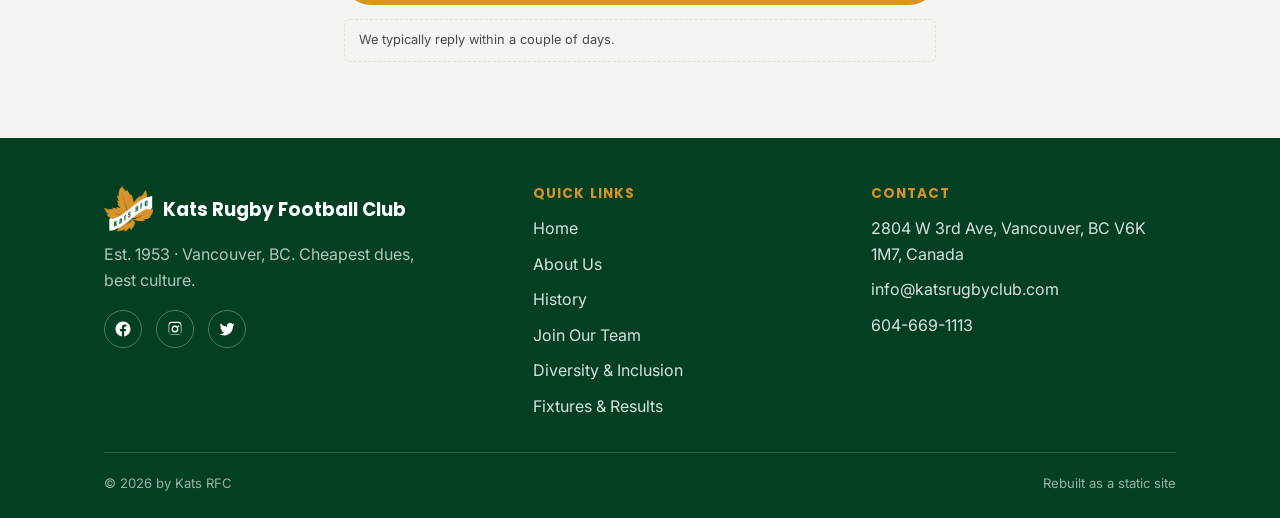
<file: about-us.html>
<!doctype html>
<html lang="en">
<head>
  <meta charset="UTF-8" />
  <meta name="viewport" content="width=device-width, initial-scale=1.0" />
  <title>About Us | Kats Rugby Club</title>
  <meta name="description" content="Since 1953, The Kats Rugby Club has been a staple of BC rugby, winning the provincial championships in 2021 & 2022." />
  <meta property="og:title" content="About Us | Kats Rugby Club" />
  <meta property="og:site_name" content="Kats Rugby Club" />
  <meta property="og:type" content="website" />
  <meta property="og:description" content="Since 1953, The Kats Rugby Club has been a staple of BC rugby, winning the provincial championships in 2021 & 2022." />
  <meta property="og:url" content="https://www.katsrugbyclub.com/about-us.html" />
  <meta property="og:image" content="https://www.katsrugbyclub.com/assets/img/about-team-photo.jpg" />
  <meta name="twitter:card" content="summary_large_image" />
  <meta name="twitter:title" content="About Us | Kats Rugby Club" />
  <meta name="twitter:description" content="Since 1953, The Kats Rugby Club has been a staple of BC rugby, winning the provincial championships in 2021 & 2022." />
  <meta name="twitter:image" content="https://www.katsrugbyclub.com/assets/img/about-team-photo.jpg" />
  <link rel="canonical" href="https://www.katsrugbyclub.com/about-us.html" />
  <meta name="theme-color" content="#056839" />
  <link rel="icon" type="image/x-icon" href="assets/img/favicon.ico" />
  <link rel="apple-touch-icon" href="assets/img/apple-touch-icon.png" />
  <link rel="preconnect" href="https://fonts.googleapis.com" />
  <link rel="preconnect" href="https://fonts.gstatic.com" crossorigin />
  <link href="https://fonts.googleapis.com/css2?family=Poppins:wght@600;700&family=Inter:wght@400;500;600&display=swap" rel="stylesheet" />
  <link rel="stylesheet" href="assets/css/style.css" />
</head>
<body>

  <header class="site-header">
    <nav class="nav-bar">
      <a class="brand" href="index.html">
        <img src="assets/img/kats-logo.png" alt="Kats Rugby Football Club crest" />
      </a>
      <button class="nav-toggle" aria-label="Toggle navigation" aria-expanded="false">
        <span></span><span></span><span></span>
      </button>
      <ul class="nav-links">
        <li><a href="index.html">Home</a></li>
        <li><a href="about-us.html" aria-current="page">About Us</a></li>
        <li><a href="history.html">History</a></li>
        <li><a href="join-our-team.html">Join Our Team</a></li>
        <li><a href="diversity-and-inclusion.html">Diversity &amp; Inclusion</a></li>
        <li><a href="fixtures-results.html">Fixtures &amp; Results</a></li>
        <li><a class="nav-cta" href="contact.html">Contact Us!</a></li>
      </ul>
    </nav>
  </header>

  <main>

    <section class="page-hero">
      <div class="wrap">
        <h1>About Us</h1>
      </div>
    </section>

    <section>
      <div class="wrap grid-2">
        <div>
          <p>Since 1953, The Kats Rugby Club has been a staple of BC rugby. Ask locals about the Kats and the infamous G-House, chances are you'll meet someone who has heard of us or been to one of our clubhouse festivities.</p>
          <p>Since the restart of Rugby after COVID, Kats have been a winning team, winning the provincial championships in 2021 &amp; 2022. We are looking to expand back into a multiple team club while also maintaining our 'club first' culture.</p>
          <a class="btn btn-gold" href="contact.html">Get In Touch</a>
        </div>
        <figure>
          <img src="assets/img/about-team-photo.jpg" alt="Kats RFC team photo on the pitch" loading="lazy" />
        </figure>
      </div>
    </section>

    <section class="section-dark">
      <div class="wrap grid-2">
        <div>
          <h2>History</h2>
          <p>Since our founding in 1953, the Kats have topped the highest competition in BC, have gone on countless tours, hosted countless teams, and have had a riot all along the way.</p>
          <a class="btn btn-gold" href="history.html">Read More</a>
        </div>
        <figure>
          <img src="assets/img/history-1953-team.jpg" alt="The 1953 Kats First 15 team photo" loading="lazy" />
        </figure>
      </div>
    </section>

  </main>

  <section id="quick-contact" class="section-alt">
    <div class="wrap" style="max-width:640px;">
      <h2 class="text-center">Contact Us</h2>
      <!-- FORM ENDPOINT: live Formspree endpoint (https://formspree.io/f/moeqnbpq) — see README for how to manage/replace it. -->
      <form action="https://formspree.io/f/moeqnbpq" method="POST" data-ajax-form>
        <div class="form-row">
          <div>
            <label for="qc-first">First name</label>
            <input type="text" id="qc-first" name="first_name" required />
          </div>
          <div>
            <label for="qc-last">Last name</label>
            <input type="text" id="qc-last" name="last_name" required />
          </div>
        </div>
        <div>
          <label for="qc-email">Email</label>
          <input type="email" id="qc-email" name="email" required />
        </div>
        <div>
          <label for="qc-message">Message</label>
          <textarea id="qc-message" name="message" placeholder="Write a message" required></textarea>
        </div>
        <div class="form-success">Thanks for submitting!</div>
        <button class="btn btn-gold" type="submit">Submit</button>
        <p class="form-note">We typically reply within a couple of days.</p>
      </form>
    </div>
  </section>

  <footer class="site-footer">
    <div class="wrap">
      <div class="footer-grid">
        <div>
          <div class="brand" style="color:#fff; margin-bottom:10px;">
            <img src="assets/img/kats-logo.png" alt="Kats Rugby Football Club crest" />
            Kats Rugby Football Club
          </div>
          <p style="color:rgba(255,255,255,0.7); max-width:320px;">Est. 1953 &middot; Vancouver, BC. Cheapest dues, best culture.</p>
          <div class="social-row">
            <a href="https://www.facebook.com/groups/TheKatsRugbyClub/" target="_blank" rel="noopener" aria-label="Kats RFC on Facebook">
              <svg viewBox="0 0 24 24"><path d="M22 12.06C22 6.5 17.52 2 12 2S2 6.5 2 12.06c0 5 3.66 9.15 8.44 9.94v-7.03H7.9v-2.91h2.54V9.85c0-2.5 1.49-3.89 3.77-3.89 1.09 0 2.24.2 2.24.2v2.46h-1.26c-1.24 0-1.63.77-1.63 1.56v1.88h2.78l-.44 2.91h-2.34V22c4.78-.79 8.44-4.94 8.44-9.94Z"/></svg>
            </a>
            <a href="https://www.instagram.com/katsrfc/" target="_blank" rel="noopener" aria-label="Kats RFC on Instagram">
              <svg viewBox="0 0 24 24"><path d="M12 2.2c2.7 0 3 .01 4.1.06 1 .05 1.6.2 2 .35.5.2.9.4 1.3.8.4.4.6.8.8 1.3.15.4.3 1 .35 2 .05 1.1.06 1.4.06 4.1s-.01 3-.06 4.1c-.05 1-.2 1.6-.35 2-.2.5-.4.9-.8 1.3-.4.4-.8.6-1.3.8-.4.15-1 .3-2 .35-1.1.05-1.4.06-4.1.06s-3-.01-4.1-.06c-1-.05-1.6-.2-2-.35-.5-.2-.9-.4-1.3-.8-.4-.4-.6-.8-.8-1.3-.15-.4-.3-1-.35-2-.05-1.1-.06-1.4-.06-4.1s.01-3 .06-4.1c.05-1 .2-1.6.35-2 .2-.5.4-.9.8-1.3.4-.4.8-.6 1.3-.8.4-.15 1-.3 2-.35C9 2.21 9.3 2.2 12 2.2Zm0 1.8c-2.67 0-2.99.01-4.04.06-.87.04-1.34.18-1.65.3-.42.16-.72.36-1.03.67-.31.31-.51.61-.67 1.03-.12.31-.26.78-.3 1.65C4.26 8.76 4.25 9.08 4.25 12s.01 3.24.06 4.29c.04.87.18 1.34.3 1.65.16.42.36.72.67 1.03.31.31.61.51 1.03.67.31.12.78.26 1.65.3 1.05.05 1.37.06 4.04.06s2.99-.01 4.04-.06c.87-.04 1.34-.18 1.65-.3.42-.16.72-.36 1.03-.67.31-.31.51-.61.67-1.03.12-.31.26-.78.3-1.65.05-1.05.06-1.37.06-4.29s-.01-3.24-.06-4.29c-.04-.87-.18-1.34-.3-1.65-.16-.42-.36-.72-.67-1.03a2.7 2.7 0 0 0-1.03-.67c-.31-.12-.78-.26-1.65-.3C14.99 4.01 14.67 4 12 4Zm0 3.4a4.6 4.6 0 1 1 0 9.2 4.6 4.6 0 0 1 0-9.2Zm0 1.8a2.8 2.8 0 1 0 0 5.6 2.8 2.8 0 0 0 0-5.6Zm4.8-2a1.08 1.08 0 1 1 0 2.16 1.08 1.08 0 0 1 0-2.16Z"/></svg>
            </a>
            <a href="https://twitter.com/katsrugby" target="_blank" rel="noopener" aria-label="Kats RFC on Twitter">
              <svg viewBox="0 0 24 24"><path d="M22 5.9c-.7.3-1.5.5-2.3.6.8-.5 1.5-1.3 1.8-2.3-.8.5-1.6.8-2.6 1a4 4 0 0 0-6.9 3.7A11.5 11.5 0 0 1 3.6 4.6a4.1 4.1 0 0 0 1.2 5.4c-.6 0-1.2-.2-1.7-.5v.1c0 2 1.4 3.6 3.2 4a4 4 0 0 1-1.8.1 4 4 0 0 0 3.8 2.8A8.1 8.1 0 0 1 2 18.6a11.4 11.4 0 0 0 6.3 1.9c7.5 0 11.7-6.4 11.7-11.9v-.5c.8-.6 1.5-1.3 2-2.2Z"/></svg>
            </a>
          </div>
        </div>
        <div>
          <h4>Quick Links</h4>
          <ul>
            <li><a href="index.html">Home</a></li>
            <li><a href="about-us.html">About Us</a></li>
            <li><a href="history.html">History</a></li>
            <li><a href="join-our-team.html">Join Our Team</a></li>
            <li><a href="diversity-and-inclusion.html">Diversity &amp; Inclusion</a></li>
            <li><a href="fixtures-results.html">Fixtures &amp; Results</a></li>
          </ul>
        </div>
        <div>
          <h4>Contact</h4>
          <ul>
            <li>2804 W 3rd Ave, Vancouver, BC V6K 1M7, Canada</li>
            <li><a href="mailto:info@katsrugbyclub.com">info@katsrugbyclub.com</a></li>
            <li><a href="tel:6046691113">604-669-1113</a></li>
          </ul>
        </div>
      </div>
      <div class="footer-bottom">
        <span>&copy; <span id="year">2026</span> by Kats RFC</span>
        <span>Rebuilt as a static site</span>
      </div>
    </div>
  </footer>

  <script src="assets/js/main.js"></script>
  <script>document.getElementById('year').textContent = new Date().getFullYear();</script>
</body>
</html>
</file>
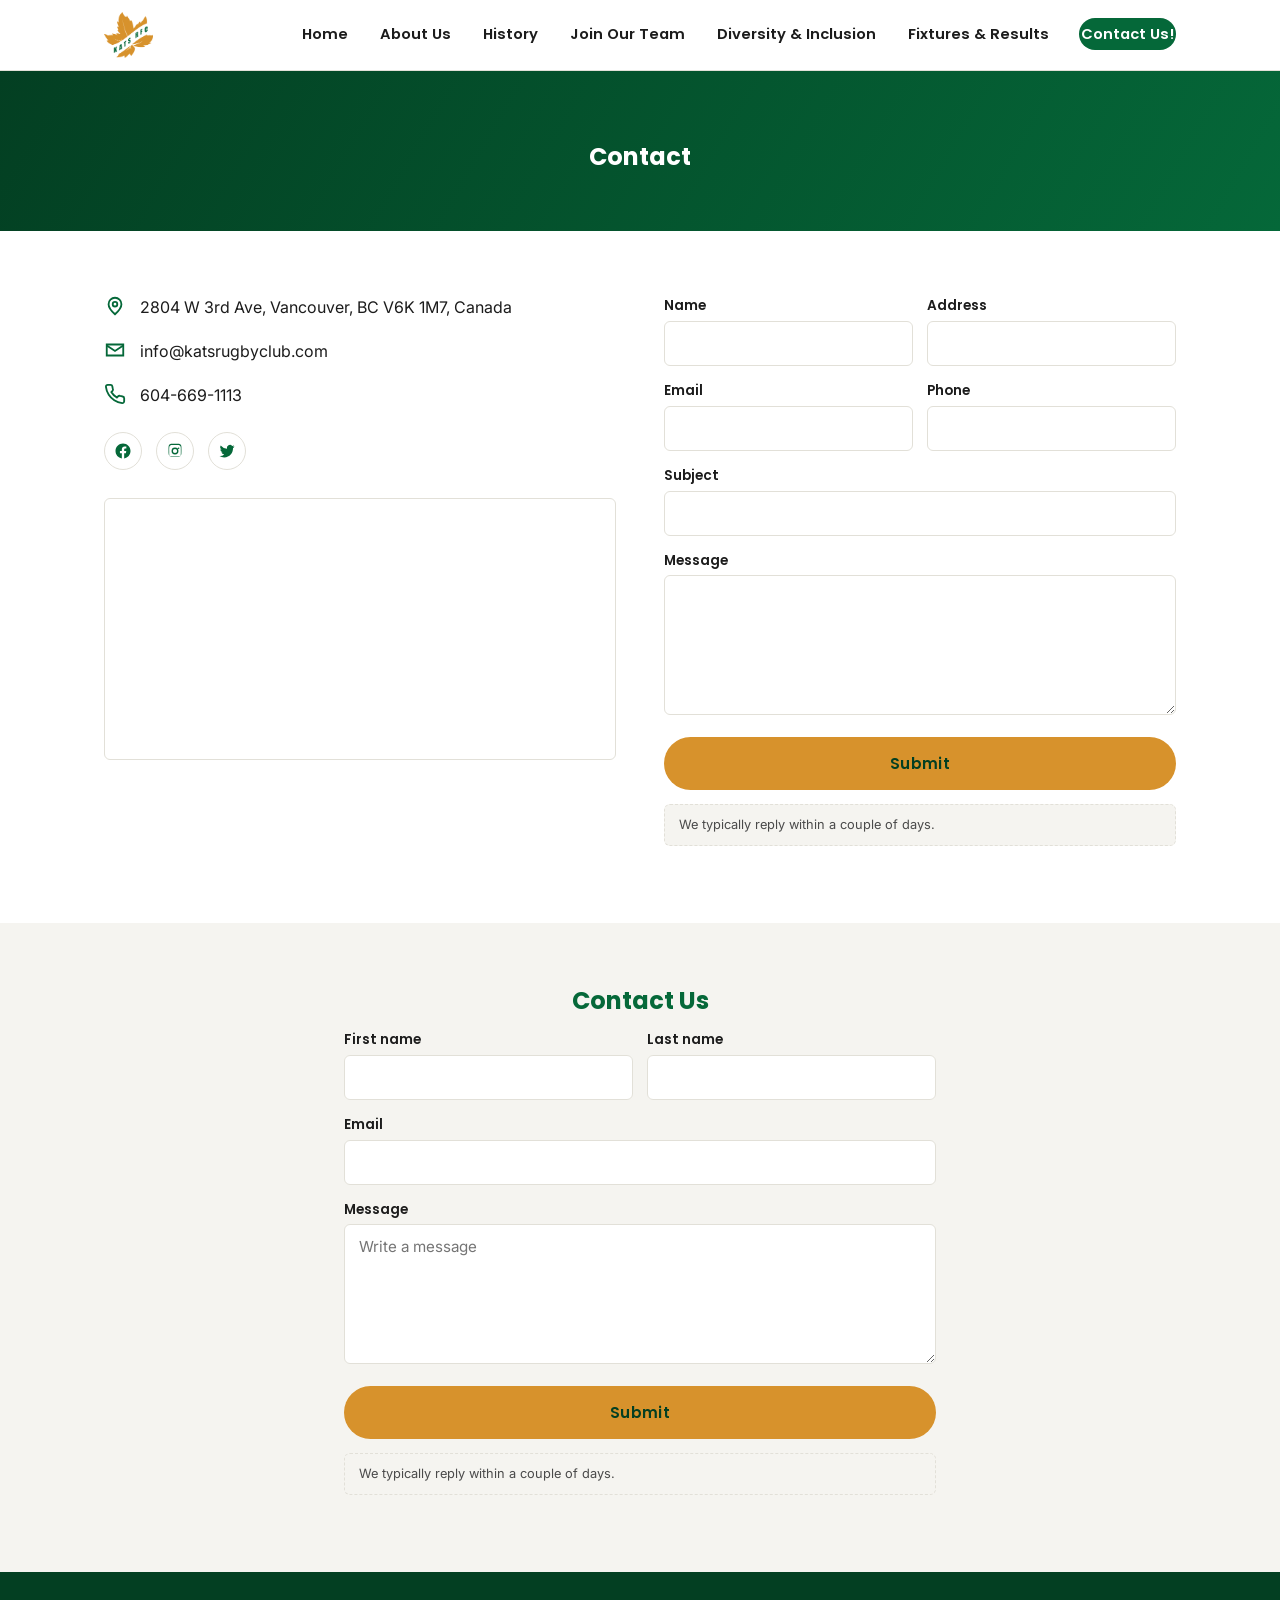
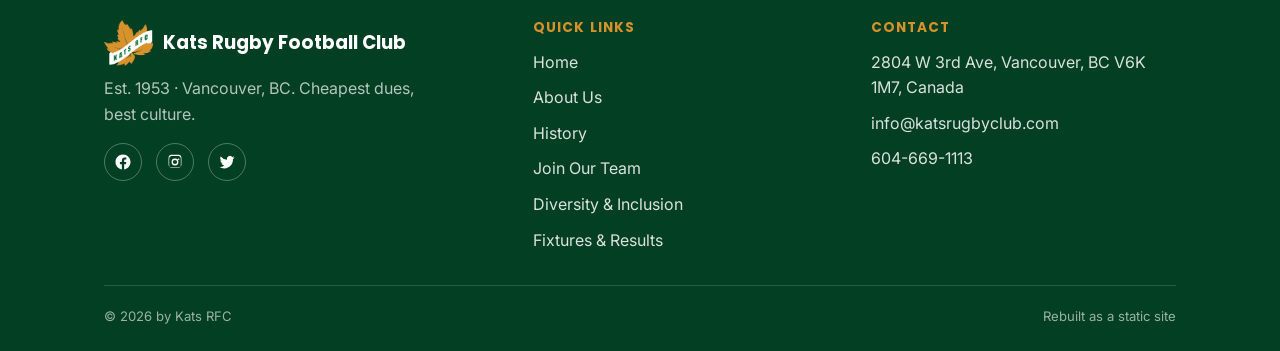
<file: contact.html>
<!doctype html>
<html lang="en">
<head>
  <meta charset="UTF-8" />
  <meta name="viewport" content="width=device-width, initial-scale=1.0" />
  <title>Contact | Kats Rugby Club</title>
  <meta name="description" content="Get in touch with the Kats Rugby Football Club — 2804 W 3rd Ave, Vancouver, BC." />
  <meta property="og:title" content="Contact | Kats Rugby Club" />
  <meta property="og:site_name" content="Kats Rugby Club" />
  <meta property="og:type" content="website" />
  <meta property="og:description" content="Get in touch with the Kats Rugby Football Club — 2804 W 3rd Ave, Vancouver, BC." />
  <meta property="og:url" content="https://www.katsrugbyclub.com/contact.html" />
  <meta property="og:image" content="https://www.katsrugbyclub.com/assets/img/kats-logo-on-photo.png" />
  <meta name="twitter:card" content="summary_large_image" />
  <meta name="twitter:title" content="Contact | Kats Rugby Club" />
  <meta name="twitter:description" content="Get in touch with the Kats Rugby Football Club — 2804 W 3rd Ave, Vancouver, BC." />
  <meta name="twitter:image" content="https://www.katsrugbyclub.com/assets/img/kats-logo-on-photo.png" />
  <link rel="canonical" href="https://www.katsrugbyclub.com/contact.html" />
  <meta name="theme-color" content="#056839" />
  <link rel="icon" type="image/x-icon" href="assets/img/favicon.ico" />
  <link rel="apple-touch-icon" href="assets/img/apple-touch-icon.png" />
  <link rel="preconnect" href="https://fonts.googleapis.com" />
  <link rel="preconnect" href="https://fonts.gstatic.com" crossorigin />
  <link href="https://fonts.googleapis.com/css2?family=Poppins:wght@600;700&family=Inter:wght@400;500;600&display=swap" rel="stylesheet" />
  <link rel="stylesheet" href="assets/css/style.css" />
</head>
<body>

  <header class="site-header">
    <nav class="nav-bar">
      <a class="brand" href="index.html">
        <img src="assets/img/kats-logo.png" alt="Kats Rugby Football Club crest" />
      </a>
      <button class="nav-toggle" aria-label="Toggle navigation" aria-expanded="false">
        <span></span><span></span><span></span>
      </button>
      <ul class="nav-links">
        <li><a href="index.html">Home</a></li>
        <li><a href="about-us.html">About Us</a></li>
        <li><a href="history.html">History</a></li>
        <li><a href="join-our-team.html">Join Our Team</a></li>
        <li><a href="diversity-and-inclusion.html">Diversity &amp; Inclusion</a></li>
        <li><a href="fixtures-results.html">Fixtures &amp; Results</a></li>
        <li><a class="nav-cta" href="contact.html" aria-current="page">Contact Us!</a></li>
      </ul>
    </nav>
  </header>

  <main>

    <section class="page-hero">
      <div class="wrap">
        <h1>Contact</h1>
      </div>
    </section>

    <section>
      <div class="wrap contact-grid">
        <div>
          <div class="contact-detail">
            <svg class="icon" viewBox="0 0 24 24" fill="none" stroke="currentColor" stroke-width="2"><path d="M12 21s-7-6.3-7-11a7 7 0 1 1 14 0c0 4.7-7 11-7 11Z"/><circle cx="12" cy="10" r="2.5"/></svg>
            <div>2804 W 3rd Ave, Vancouver, BC V6K 1M7, Canada</div>
          </div>
          <div class="contact-detail">
            <svg class="icon" viewBox="0 0 24 24" fill="none" stroke="currentColor" stroke-width="2"><path d="M4 4h16v16H4z" opacity="0"/><path d="M3 6h18v12H3z"/><path d="m3 7 9 6 9-6"/></svg>
            <div><a href="mailto:info@katsrugbyclub.com">info@katsrugbyclub.com</a></div>
          </div>
          <div class="contact-detail">
            <svg class="icon" viewBox="0 0 24 24" fill="none" stroke="currentColor" stroke-width="2"><path d="M22 16.9v3a2 2 0 0 1-2.2 2 19.8 19.8 0 0 1-8.6-3.1 19.5 19.5 0 0 1-6-6 19.8 19.8 0 0 1-3.1-8.6A2 2 0 0 1 4.1 2h3a2 2 0 0 1 2 1.7c.1.9.3 1.8.6 2.7a2 2 0 0 1-.4 2.1L8 9.9a16 16 0 0 0 6 6l1.4-1.4a2 2 0 0 1 2.1-.4c.9.3 1.8.5 2.7.6a2 2 0 0 1 1.8 2Z"/></svg>
            <div><a href="tel:6046691113">604-669-1113</a></div>
          </div>

          <div class="social-row" style="margin-top:24px;">
            <a href="https://www.facebook.com/groups/TheKatsRugbyClub/" target="_blank" rel="noopener" aria-label="Kats RFC on Facebook" style="border-color:var(--border);">
              <svg viewBox="0 0 24 24" style="fill:var(--kats-green);"><path d="M22 12.06C22 6.5 17.52 2 12 2S2 6.5 2 12.06c0 5 3.66 9.15 8.44 9.94v-7.03H7.9v-2.91h2.54V9.85c0-2.5 1.49-3.89 3.77-3.89 1.09 0 2.24.2 2.24.2v2.46h-1.26c-1.24 0-1.63.77-1.63 1.56v1.88h2.78l-.44 2.91h-2.34V22c4.78-.79 8.44-4.94 8.44-9.94Z"/></svg>
            </a>
            <a href="https://www.instagram.com/katsrfc/" target="_blank" rel="noopener" aria-label="Kats RFC on Instagram" style="border-color:var(--border);">
              <svg viewBox="0 0 24 24" style="fill:var(--kats-green);"><path d="M12 2.2c2.7 0 3 .01 4.1.06 1 .05 1.6.2 2 .35.5.2.9.4 1.3.8.4.4.6.8.8 1.3.15.4.3 1 .35 2 .05 1.1.06 1.4.06 4.1s-.01 3-.06 4.1c-.05 1-.2 1.6-.35 2-.2.5-.4.9-.8 1.3-.4.4-.8.6-1.3.8-.4.15-1 .3-2 .35-1.1.05-1.4.06-4.1.06s-3-.01-4.1-.06c-1-.05-1.6-.2-2-.35-.5-.2-.9-.4-1.3-.8-.4-.4-.6-.8-.8-1.3-.15-.4-.3-1-.35-2-.05-1.1-.06-1.4-.06-4.1s.01-3 .06-4.1c.05-1 .2-1.6.35-2 .2-.5.4-.9.8-1.3.4-.4.8-.6 1.3-.8.4-.15 1-.3 2-.35C9 2.21 9.3 2.2 12 2.2Zm0 1.8c-2.67 0-2.99.01-4.04.06-.87.04-1.34.18-1.65.3-.42.16-.72.36-1.03.67-.31.31-.51.61-.67 1.03-.12.31-.26.78-.3 1.65C4.26 8.76 4.25 9.08 4.25 12s.01 3.24.06 4.29c.04.87.18 1.34.3 1.65.16.42.36.72.67 1.03.31.31.61.51 1.03.67.31.12.78.26 1.65.3 1.05.05 1.37.06 4.04.06s2.99-.01 4.04-.06c.87-.04 1.34-.18 1.65-.3.42-.16.72-.36 1.03-.67.31-.31.51-.61.67-1.03.12-.31.26-.78.3-1.65.05-1.05.06-1.37.06-4.29s-.01-3.24-.06-4.29c-.04-.87-.18-1.34-.3-1.65-.16-.42-.36-.72-.67-1.03a2.7 2.7 0 0 0-1.03-.67c-.31-.12-.78-.26-1.65-.3C14.99 4.01 14.67 4 12 4Zm0 3.4a4.6 4.6 0 1 1 0 9.2 4.6 4.6 0 0 1 0-9.2Zm0 1.8a2.8 2.8 0 1 0 0 5.6 2.8 2.8 0 0 0 0-5.6Zm4.8-2a1.08 1.08 0 1 1 0 2.16 1.08 1.08 0 0 1 0-2.16Z"/></svg>
            </a>
            <a href="https://twitter.com/katsrugby" target="_blank" rel="noopener" aria-label="Kats RFC on Twitter" style="border-color:var(--border);">
              <svg viewBox="0 0 24 24" style="fill:var(--kats-green);"><path d="M22 5.9c-.7.3-1.5.5-2.3.6.8-.5 1.5-1.3 1.8-2.3-.8.5-1.6.8-2.6 1a4 4 0 0 0-6.9 3.7A11.5 11.5 0 0 1 3.6 4.6a4.1 4.1 0 0 0 1.2 5.4c-.6 0-1.2-.2-1.7-.5v.1c0 2 1.4 3.6 3.2 4a4 4 0 0 1-1.8.1 4 4 0 0 0 3.8 2.8A8.1 8.1 0 0 1 2 18.6a11.4 11.4 0 0 0 6.3 1.9c7.5 0 11.7-6.4 11.7-11.9v-.5c.8-.6 1.5-1.3 2-2.2Z"/></svg>
            </a>
          </div>

          <!--
            Map: not present in the original page's static markup (Wix's
            map widget is client-side rendered so it couldn't be scraped),
            added here as a free, key-less Google Maps embed of the same
            address for parity. Safe to remove if the club prefers not to
            embed Google Maps.
          -->
          <div style="margin-top:28px; border-radius:var(--radius); overflow:hidden; border:1px solid var(--border);">
            <iframe
              title="Map to 2804 W 3rd Ave, Vancouver, BC"
              width="100%" height="260" style="border:0; display:block;"
              loading="lazy" referrerpolicy="no-referrer-when-downgrade"
              src="https://www.google.com/maps?q=2804+W+3rd+Ave,+Vancouver,+BC+V6K+1M7,+Canada&output=embed">
            </iframe>
          </div>
        </div>

        <div>
          <!--
            FORM ENDPOINT: live Formspree endpoint (https://formspree.io/f/moeqnbpq).
            See README for how the club can manage or replace it.
          -->
          <form action="https://formspree.io/f/moeqnbpq" method="POST" data-ajax-form>
            <div class="form-row">
              <div>
                <label for="c-name">Name</label>
                <input type="text" id="c-name" name="name" required />
              </div>
              <div>
                <label for="c-address">Address</label>
                <input type="text" id="c-address" name="address" />
              </div>
            </div>
            <div class="form-row">
              <div>
                <label for="c-email">Email</label>
                <input type="email" id="c-email" name="email" required />
              </div>
              <div>
                <label for="c-phone">Phone</label>
                <input type="tel" id="c-phone" name="phone" />
              </div>
            </div>
            <div>
              <label for="c-subject">Subject</label>
              <input type="text" id="c-subject" name="subject" />
            </div>
            <div>
              <label for="c-message">Message</label>
              <textarea id="c-message" name="message" required></textarea>
            </div>
            <div class="form-success">Thanks for submitting!</div>
            <button class="btn btn-gold" type="submit">Submit</button>
            <p class="form-note">We typically reply within a couple of days.</p>
          </form>
        </div>
      </div>
    </section>

  </main>

  <section id="quick-contact" class="section-alt">
    <div class="wrap" style="max-width:640px;">
      <h2 class="text-center">Contact Us</h2>
      <!-- FORM ENDPOINT: live Formspree endpoint (https://formspree.io/f/moeqnbpq) — see README for how to manage/replace it. -->
      <form action="https://formspree.io/f/moeqnbpq" method="POST" data-ajax-form>
        <div class="form-row">
          <div>
            <label for="qc-first">First name</label>
            <input type="text" id="qc-first" name="first_name" required />
          </div>
          <div>
            <label for="qc-last">Last name</label>
            <input type="text" id="qc-last" name="last_name" required />
          </div>
        </div>
        <div>
          <label for="qc-email">Email</label>
          <input type="email" id="qc-email" name="email" required />
        </div>
        <div>
          <label for="qc-message">Message</label>
          <textarea id="qc-message" name="message" placeholder="Write a message" required></textarea>
        </div>
        <div class="form-success">Thanks for submitting!</div>
        <button class="btn btn-gold" type="submit">Submit</button>
        <p class="form-note">We typically reply within a couple of days.</p>
      </form>
    </div>
  </section>

  <footer class="site-footer">
    <div class="wrap">
      <div class="footer-grid">
        <div>
          <div class="brand" style="color:#fff; margin-bottom:10px;">
            <img src="assets/img/kats-logo.png" alt="Kats Rugby Football Club crest" />
            Kats Rugby Football Club
          </div>
          <p style="color:rgba(255,255,255,0.7); max-width:320px;">Est. 1953 &middot; Vancouver, BC. Cheapest dues, best culture.</p>
          <div class="social-row">
            <a href="https://www.facebook.com/groups/TheKatsRugbyClub/" target="_blank" rel="noopener" aria-label="Kats RFC on Facebook">
              <svg viewBox="0 0 24 24"><path d="M22 12.06C22 6.5 17.52 2 12 2S2 6.5 2 12.06c0 5 3.66 9.15 8.44 9.94v-7.03H7.9v-2.91h2.54V9.85c0-2.5 1.49-3.89 3.77-3.89 1.09 0 2.24.2 2.24.2v2.46h-1.26c-1.24 0-1.63.77-1.63 1.56v1.88h2.78l-.44 2.91h-2.34V22c4.78-.79 8.44-4.94 8.44-9.94Z"/></svg>
            </a>
            <a href="https://www.instagram.com/katsrfc/" target="_blank" rel="noopener" aria-label="Kats RFC on Instagram">
              <svg viewBox="0 0 24 24"><path d="M12 2.2c2.7 0 3 .01 4.1.06 1 .05 1.6.2 2 .35.5.2.9.4 1.3.8.4.4.6.8.8 1.3.15.4.3 1 .35 2 .05 1.1.06 1.4.06 4.1s-.01 3-.06 4.1c-.05 1-.2 1.6-.35 2-.2.5-.4.9-.8 1.3-.4.4-.8.6-1.3.8-.4.15-1 .3-2 .35-1.1.05-1.4.06-4.1.06s-3-.01-4.1-.06c-1-.05-1.6-.2-2-.35-.5-.2-.9-.4-1.3-.8-.4-.4-.6-.8-.8-1.3-.15-.4-.3-1-.35-2-.05-1.1-.06-1.4-.06-4.1s.01-3 .06-4.1c.05-1 .2-1.6.35-2 .2-.5.4-.9.8-1.3.4-.4.8-.6 1.3-.8.4-.15 1-.3 2-.35C9 2.21 9.3 2.2 12 2.2Zm0 1.8c-2.67 0-2.99.01-4.04.06-.87.04-1.34.18-1.65.3-.42.16-.72.36-1.03.67-.31.31-.51.61-.67 1.03-.12.31-.26.78-.3 1.65C4.26 8.76 4.25 9.08 4.25 12s.01 3.24.06 4.29c.04.87.18 1.34.3 1.65.16.42.36.72.67 1.03.31.31.61.51 1.03.67.31.12.78.26 1.65.3 1.05.05 1.37.06 4.04.06s2.99-.01 4.04-.06c.87-.04 1.34-.18 1.65-.3.42-.16.72-.36 1.03-.67.31-.31.51-.61.67-1.03.12-.31.26-.78.3-1.65.05-1.05.06-1.37.06-4.29s-.01-3.24-.06-4.29c-.04-.87-.18-1.34-.3-1.65-.16-.42-.36-.72-.67-1.03a2.7 2.7 0 0 0-1.03-.67c-.31-.12-.78-.26-1.65-.3C14.99 4.01 14.67 4 12 4Zm0 3.4a4.6 4.6 0 1 1 0 9.2 4.6 4.6 0 0 1 0-9.2Zm0 1.8a2.8 2.8 0 1 0 0 5.6 2.8 2.8 0 0 0 0-5.6Zm4.8-2a1.08 1.08 0 1 1 0 2.16 1.08 1.08 0 0 1 0-2.16Z"/></svg>
            </a>
            <a href="https://twitter.com/katsrugby" target="_blank" rel="noopener" aria-label="Kats RFC on Twitter">
              <svg viewBox="0 0 24 24"><path d="M22 5.9c-.7.3-1.5.5-2.3.6.8-.5 1.5-1.3 1.8-2.3-.8.5-1.6.8-2.6 1a4 4 0 0 0-6.9 3.7A11.5 11.5 0 0 1 3.6 4.6a4.1 4.1 0 0 0 1.2 5.4c-.6 0-1.2-.2-1.7-.5v.1c0 2 1.4 3.6 3.2 4a4 4 0 0 1-1.8.1 4 4 0 0 0 3.8 2.8A8.1 8.1 0 0 1 2 18.6a11.4 11.4 0 0 0 6.3 1.9c7.5 0 11.7-6.4 11.7-11.9v-.5c.8-.6 1.5-1.3 2-2.2Z"/></svg>
            </a>
          </div>
        </div>
        <div>
          <h4>Quick Links</h4>
          <ul>
            <li><a href="index.html">Home</a></li>
            <li><a href="about-us.html">About Us</a></li>
            <li><a href="history.html">History</a></li>
            <li><a href="join-our-team.html">Join Our Team</a></li>
            <li><a href="diversity-and-inclusion.html">Diversity &amp; Inclusion</a></li>
            <li><a href="fixtures-results.html">Fixtures &amp; Results</a></li>
          </ul>
        </div>
        <div>
          <h4>Contact</h4>
          <ul>
            <li>2804 W 3rd Ave, Vancouver, BC V6K 1M7, Canada</li>
            <li><a href="mailto:info@katsrugbyclub.com">info@katsrugbyclub.com</a></li>
            <li><a href="tel:6046691113">604-669-1113</a></li>
          </ul>
        </div>
      </div>
      <div class="footer-bottom">
        <span>&copy; <span id="year">2026</span> by Kats RFC</span>
        <span>Rebuilt as a static site</span>
      </div>
    </div>
  </footer>

  <script src="assets/js/main.js"></script>
  <script>document.getElementById('year').textContent = new Date().getFullYear();</script>
</body>
</html>
</file>
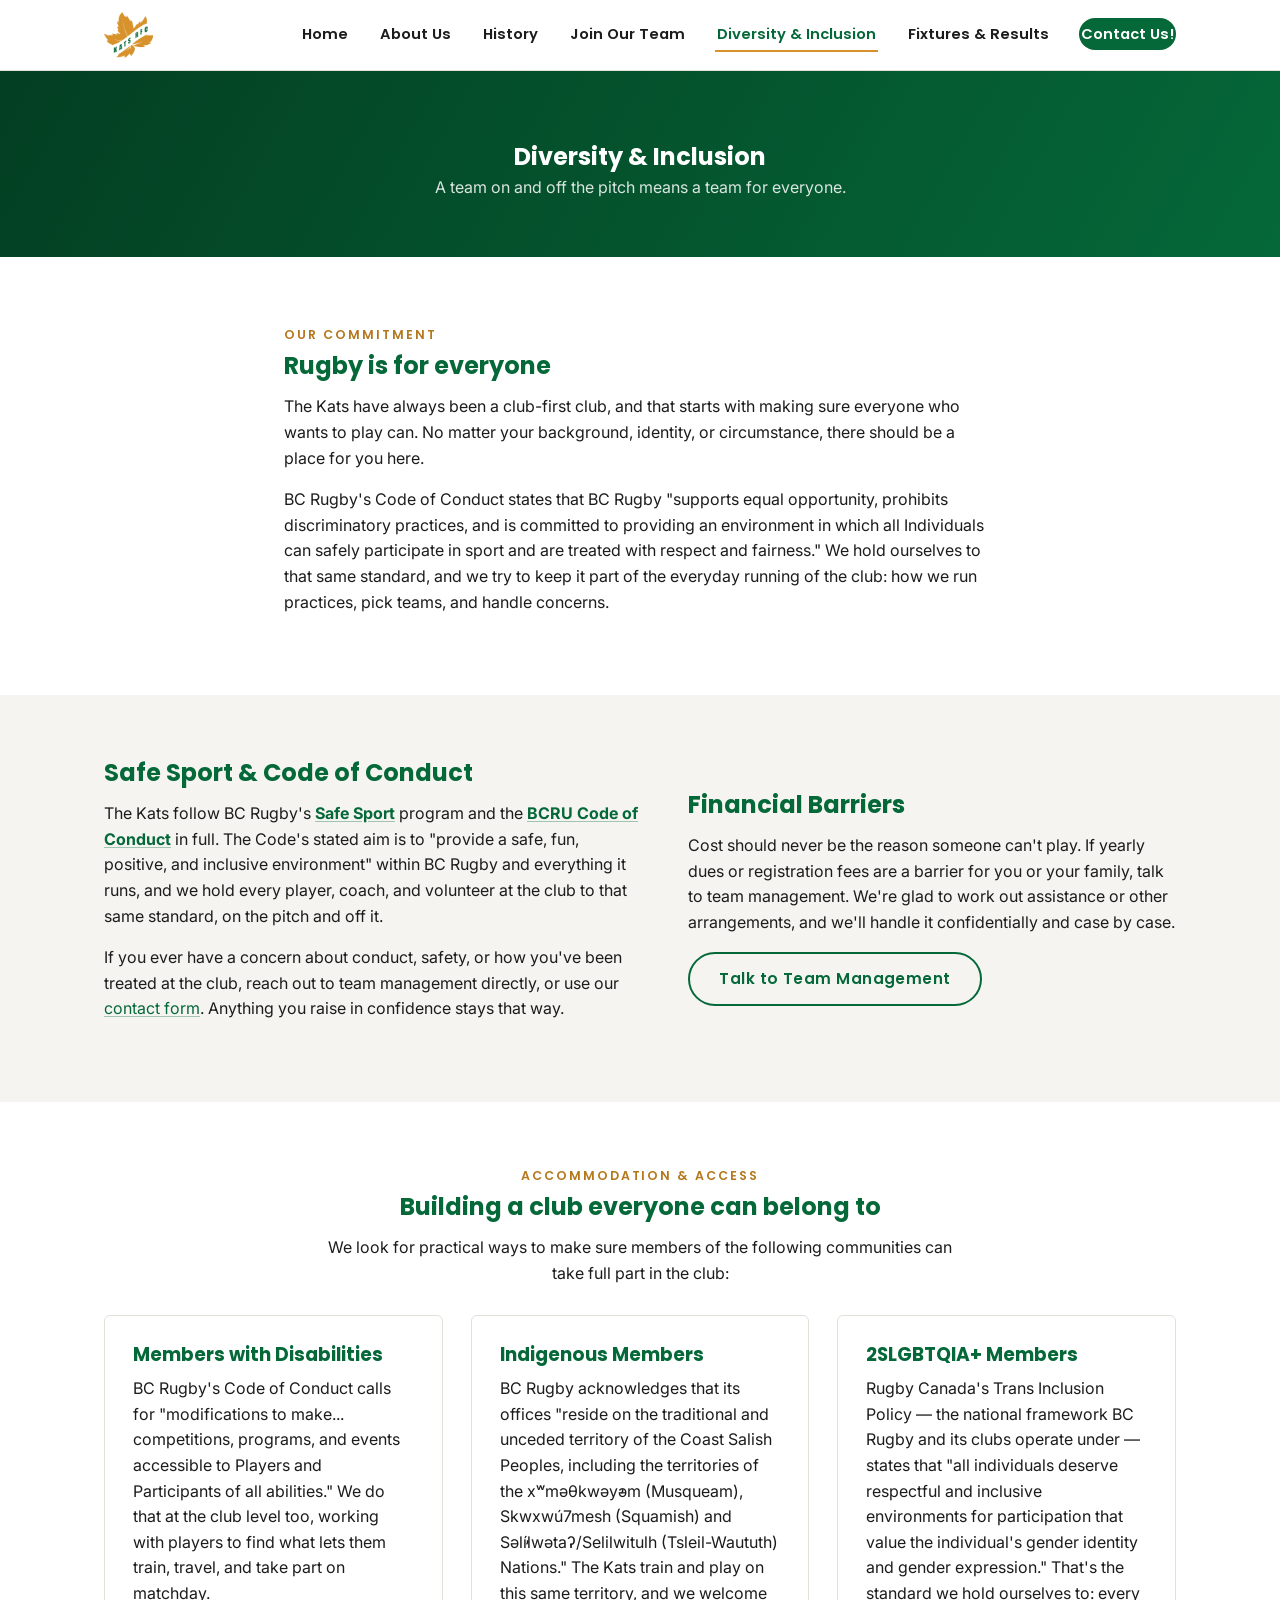
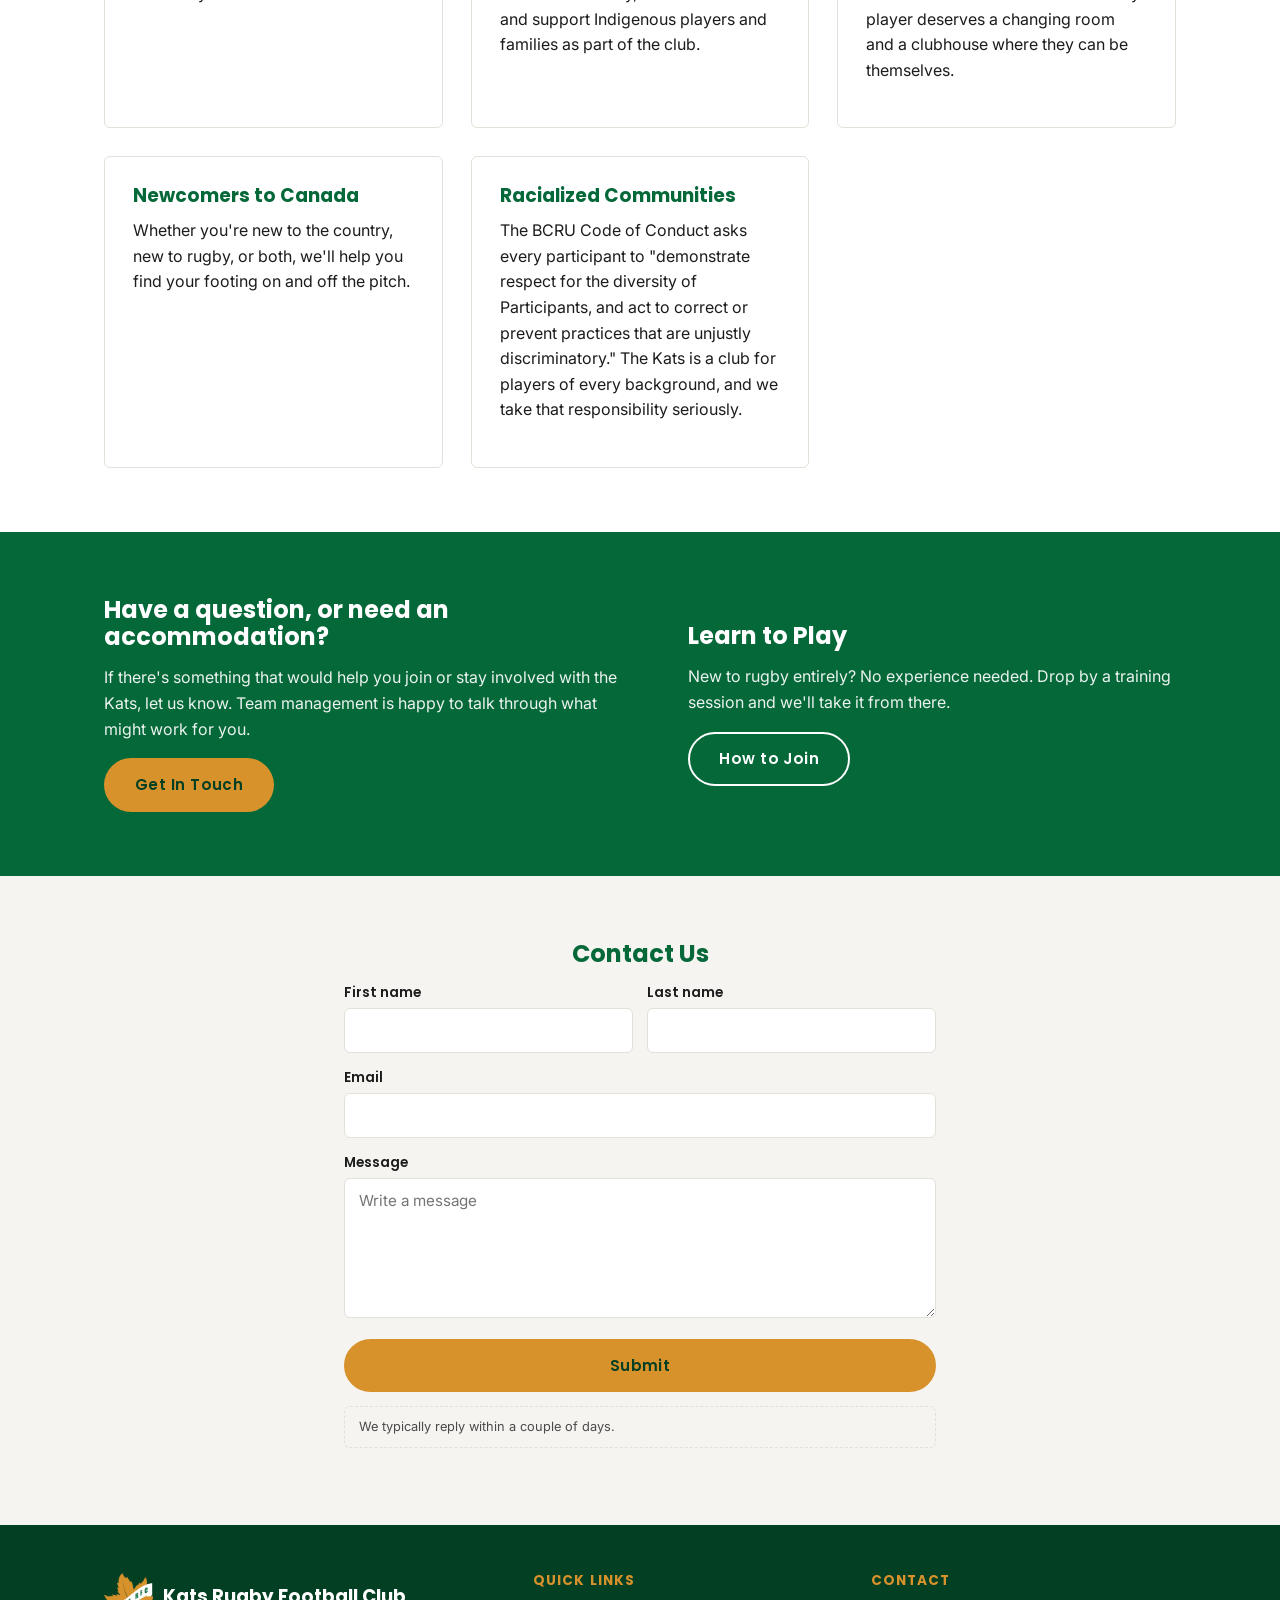
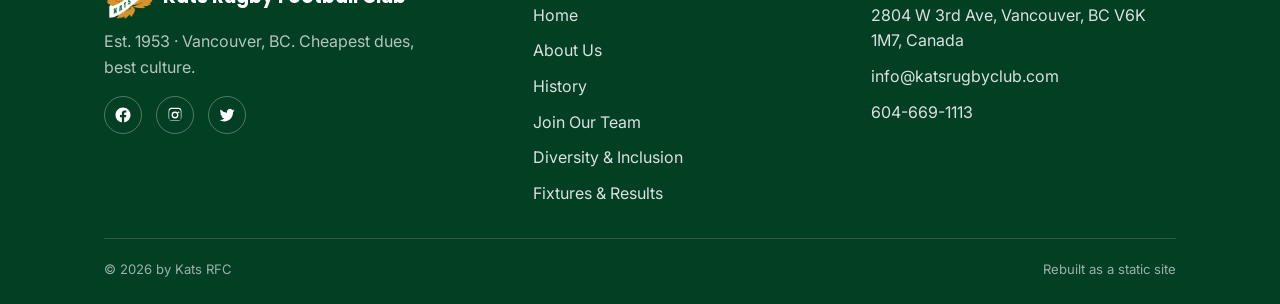
<file: diversity-and-inclusion.html>
<!doctype html>
<html lang="en">
<head>
  <meta charset="UTF-8" />
  <meta name="viewport" content="width=device-width, initial-scale=1.0" />
  <title>Diversity &amp; Inclusion | Kats Rugby Club</title>
  <meta name="description" content="The Kats follow BC Rugby's Safe Sport policies and the BCRU Code of Conduct, and actively work to make the club accessible and welcoming to everyone." />
  <meta property="og:title" content="Diversity &amp; Inclusion | Kats Rugby Club" />
  <meta property="og:site_name" content="Kats Rugby Club" />
  <meta property="og:type" content="website" />
  <meta property="og:description" content="The Kats follow BC Rugby's Safe Sport policies and the BCRU Code of Conduct, and actively work to make the club accessible and welcoming to everyone." />
  <meta property="og:url" content="https://www.katsrugbyclub.com/diversity-and-inclusion.html" />
  <meta property="og:image" content="https://www.katsrugbyclub.com/assets/img/kats-logo-on-photo.png" />
  <meta name="twitter:card" content="summary_large_image" />
  <meta name="twitter:title" content="Diversity &amp; Inclusion | Kats Rugby Club" />
  <meta name="twitter:description" content="The Kats follow BC Rugby's Safe Sport policies and the BCRU Code of Conduct, and actively work to make the club accessible and welcoming to everyone." />
  <meta name="twitter:image" content="https://www.katsrugbyclub.com/assets/img/kats-logo-on-photo.png" />
  <link rel="canonical" href="https://www.katsrugbyclub.com/diversity-and-inclusion.html" />
  <meta name="theme-color" content="#056839" />
  <link rel="icon" type="image/x-icon" href="assets/img/favicon.ico" />
  <link rel="apple-touch-icon" href="assets/img/apple-touch-icon.png" />
  <link rel="preconnect" href="https://fonts.googleapis.com" />
  <link rel="preconnect" href="https://fonts.gstatic.com" crossorigin />
  <link href="https://fonts.googleapis.com/css2?family=Poppins:wght@600;700&family=Inter:wght@400;500;600&display=swap" rel="stylesheet" />
  <link rel="stylesheet" href="assets/css/style.css" />
</head>
<body>

  <header class="site-header">
    <nav class="nav-bar">
      <a class="brand" href="index.html">
        <img src="assets/img/kats-logo.png" alt="Kats Rugby Football Club crest" />
      </a>
      <button class="nav-toggle" aria-label="Toggle navigation" aria-expanded="false">
        <span></span><span></span><span></span>
      </button>
      <ul class="nav-links">
        <li><a href="index.html">Home</a></li>
        <li><a href="about-us.html">About Us</a></li>
        <li><a href="history.html">History</a></li>
        <li><a href="join-our-team.html">Join Our Team</a></li>
        <li><a href="diversity-and-inclusion.html" aria-current="page">Diversity &amp; Inclusion</a></li>
        <li><a href="2023-24-season.html">Fixtures &amp; Results</a></li>
        <li><a class="nav-cta" href="contact.html">Contact Us!</a></li>
      </ul>
    </nav>
  </header>

  <main>

    <section class="page-hero">
      <div class="wrap">
        <h1>Diversity &amp; Inclusion</h1>
        <p>A team on and off the pitch means a team for everyone.</p>
      </div>
    </section>

    <section>
      <div class="wrap" style="max-width:760px;">
        <p class="eyebrow">Our Commitment</p>
        <h2>Rugby is for everyone</h2>
        <p>The Kats have always been a club-first club, and that starts with making sure everyone who wants to play can. No matter your background, identity, or circumstance, there should be a place for you here.</p>
        <p>BC Rugby's Code of Conduct states that BC Rugby "supports equal opportunity, prohibits discriminatory practices, and is committed to providing an environment in which all Individuals can safely participate in sport and are treated with respect and fairness." We hold ourselves to that same standard, and we try to keep it part of the everyday running of the club: how we run practices, pick teams, and handle concerns.</p>
      </div>
    </section>

    <section class="section-alt">
      <div class="wrap grid-2">
        <div>
          <h2>Safe Sport &amp; Code of Conduct</h2>
          <p>The Kats follow BC Rugby's <strong><a href="https://www.bcrugby.com/safe-sport" target="_blank" rel="noopener">Safe Sport</a></strong> program and the <strong><a href="https://irp.cdn-website.com/601daad2/files/uploaded/BC+Rugby+Code+of+Conduct-9242d4a2.pdf" target="_blank" rel="noopener">BCRU Code of Conduct</a></strong> in full. The Code's stated aim is to "provide a safe, fun, positive, and inclusive environment" within BC Rugby and everything it runs, and we hold every player, coach, and volunteer at the club to that same standard, on the pitch and off it.</p>
          <p>If you ever have a concern about conduct, safety, or how you've been treated at the club, reach out to team management directly, or use our <a href="contact.html">contact form</a>. Anything you raise in confidence stays that way.</p>
        </div>
        <div>
          <h2>Financial Barriers</h2>
          <p>Cost should never be the reason someone can't play. If yearly dues or registration fees are a barrier for you or your family, talk to team management. We're glad to work out assistance or other arrangements, and we'll handle it confidentially and case by case.</p>
          <a class="btn btn-outline-green" href="contact.html">Talk to Team Management</a>
        </div>
      </div>
    </section>

    <section>
      <div class="wrap">
        <p class="eyebrow text-center" style="display:block;">Accommodation &amp; Access</p>
        <h2 class="text-center">Building a club everyone can belong to</h2>
        <p class="text-center" style="max-width:640px; margin:0 auto 28px;">We look for practical ways to make sure members of the following communities can take full part in the club:</p>
        <div class="grid-3">
          <div class="card">
            <h3>Members with Disabilities</h3>
            <p>BC Rugby's Code of Conduct calls for "modifications to make... competitions, programs, and events accessible to Players and Participants of all abilities." We do that at the club level too, working with players to find what lets them train, travel, and take part on matchday.</p>
          </div>
          <div class="card">
            <h3>Indigenous Members</h3>
            <p>BC Rugby acknowledges that its offices "reside on the traditional and unceded territory of the Coast Salish Peoples, including the territories of the xʷməθkwəy̓əm (Musqueam), Skwxwú7mesh (Squamish) and Səl̓ílwətaʔ/Selilwitulh (Tsleil-Waututh) Nations." The Kats train and play on this same territory, and we welcome and support Indigenous players and families as part of the club.</p>
          </div>
          <div class="card">
            <h3>2SLGBTQIA+ Members</h3>
            <p>Rugby Canada's Trans Inclusion Policy &mdash; the national framework BC Rugby and its clubs operate under &mdash; states that "all individuals deserve respectful and inclusive environments for participation that value the individual's gender identity and gender expression." That's the standard we hold ourselves to: every player deserves a changing room and a clubhouse where they can be themselves.</p>
          </div>
          <div class="card">
            <h3>Newcomers to Canada</h3>
            <p>Whether you're new to the country, new to rugby, or both, we'll help you find your footing on and off the pitch.</p>
          </div>
          <div class="card">
            <h3>Racialized Communities</h3>
            <p>The BCRU Code of Conduct asks every participant to "demonstrate respect for the diversity of Participants, and act to correct or prevent practices that are unjustly discriminatory." The Kats is a club for players of every background, and we take that responsibility seriously.</p>
          </div>
        </div>
      </div>
    </section>

    <section class="section-dark">
      <div class="wrap grid-2">
        <div>
          <h2>Have a question, or need an accommodation?</h2>
          <p>If there's something that would help you join or stay involved with the Kats, let us know. Team management is happy to talk through what might work for you.</p>
          <a class="btn btn-gold" href="contact.html">Get In Touch</a>
        </div>
        <div>
          <h2>Learn to Play</h2>
          <p>New to rugby entirely? No experience needed. Drop by a training session and we'll take it from there.</p>
          <a class="btn btn-outline" href="join-our-team.html">How to Join</a>
        </div>
      </div>
    </section>

  </main>

  <section id="quick-contact" class="section-alt">
    <div class="wrap" style="max-width:640px;">
      <h2 class="text-center">Contact Us</h2>
      <!-- FORM ENDPOINT: live Formspree endpoint (https://formspree.io/f/moeqnbpq) — see README for how to manage/replace it. -->
      <form action="https://formspree.io/f/moeqnbpq" method="POST" data-ajax-form>
        <div class="form-row">
          <div>
            <label for="qc-first">First name</label>
            <input type="text" id="qc-first" name="first_name" required />
          </div>
          <div>
            <label for="qc-last">Last name</label>
            <input type="text" id="qc-last" name="last_name" required />
          </div>
        </div>
        <div>
          <label for="qc-email">Email</label>
          <input type="email" id="qc-email" name="email" required />
        </div>
        <div>
          <label for="qc-message">Message</label>
          <textarea id="qc-message" name="message" placeholder="Write a message" required></textarea>
        </div>
        <div class="form-success">Thanks for submitting!</div>
        <button class="btn btn-gold" type="submit">Submit</button>
        <p class="form-note">We typically reply within a couple of days.</p>
      </form>
    </div>
  </section>

  <footer class="site-footer">
    <div class="wrap">
      <div class="footer-grid">
        <div>
          <div class="brand" style="color:#fff; margin-bottom:10px;">
            <img src="assets/img/kats-logo.png" alt="Kats Rugby Football Club crest" />
            Kats Rugby Football Club
          </div>
          <p style="color:rgba(255,255,255,0.7); max-width:320px;">Est. 1953 &middot; Vancouver, BC. Cheapest dues, best culture.</p>
          <div class="social-row">
            <a href="https://www.facebook.com/groups/TheKatsRugbyClub/" target="_blank" rel="noopener" aria-label="Kats RFC on Facebook">
              <svg viewBox="0 0 24 24"><path d="M22 12.06C22 6.5 17.52 2 12 2S2 6.5 2 12.06c0 5 3.66 9.15 8.44 9.94v-7.03H7.9v-2.91h2.54V9.85c0-2.5 1.49-3.89 3.77-3.89 1.09 0 2.24.2 2.24.2v2.46h-1.26c-1.24 0-1.63.77-1.63 1.56v1.88h2.78l-.44 2.91h-2.34V22c4.78-.79 8.44-4.94 8.44-9.94Z"/></svg>
            </a>
            <a href="https://www.instagram.com/katsrfc/" target="_blank" rel="noopener" aria-label="Kats RFC on Instagram">
              <svg viewBox="0 0 24 24"><path d="M12 2.2c2.7 0 3 .01 4.1.06 1 .05 1.6.2 2 .35.5.2.9.4 1.3.8.4.4.6.8.8 1.3.15.4.3 1 .35 2 .05 1.1.06 1.4.06 4.1s-.01 3-.06 4.1c-.05 1-.2 1.6-.35 2-.2.5-.4.9-.8 1.3-.4.4-.8.6-1.3.8-.4.15-1 .3-2 .35-1.1.05-1.4.06-4.1.06s-3-.01-4.1-.06c-1-.05-1.6-.2-2-.35-.5-.2-.9-.4-1.3-.8-.4-.4-.6-.8-.8-1.3-.15-.4-.3-1-.35-2-.05-1.1-.06-1.4-.06-4.1s.01-3 .06-4.1c.05-1 .2-1.6.35-2 .2-.5.4-.9.8-1.3.4-.4.8-.6 1.3-.8.4-.15 1-.3 2-.35C9 2.21 9.3 2.2 12 2.2Zm0 1.8c-2.67 0-2.99.01-4.04.06-.87.04-1.34.18-1.65.3-.42.16-.72.36-1.03.67-.31.31-.51.61-.67 1.03-.12.31-.26.78-.3 1.65C4.26 8.76 4.25 9.08 4.25 12s.01 3.24.06 4.29c.04.87.18 1.34.3 1.65.16.42.36.72.67 1.03.31.31.61.51 1.03.67.31.12.78.26 1.65.3 1.05.05 1.37.06 4.04.06s2.99-.01 4.04-.06c.87-.04 1.34-.18 1.65-.3.42-.16.72-.36 1.03-.67.31-.31.51-.61.67-1.03.12-.31.26-.78.3-1.65.05-1.05.06-1.37.06-4.29s-.01-3.24-.06-4.29c-.04-.87-.18-1.34-.3-1.65-.16-.42-.36-.72-.67-1.03a2.7 2.7 0 0 0-1.03-.67c-.31-.12-.78-.26-1.65-.3C14.99 4.01 14.67 4 12 4Zm0 3.4a4.6 4.6 0 1 1 0 9.2 4.6 4.6 0 0 1 0-9.2Zm0 1.8a2.8 2.8 0 1 0 0 5.6 2.8 2.8 0 0 0 0-5.6Zm4.8-2a1.08 1.08 0 1 1 0 2.16 1.08 1.08 0 0 1 0-2.16Z"/></svg>
            </a>
            <a href="https://twitter.com/katsrugby" target="_blank" rel="noopener" aria-label="Kats RFC on Twitter">
              <svg viewBox="0 0 24 24"><path d="M22 5.9c-.7.3-1.5.5-2.3.6.8-.5 1.5-1.3 1.8-2.3-.8.5-1.6.8-2.6 1a4 4 0 0 0-6.9 3.7A11.5 11.5 0 0 1 3.6 4.6a4.1 4.1 0 0 0 1.2 5.4c-.6 0-1.2-.2-1.7-.5v.1c0 2 1.4 3.6 3.2 4a4 4 0 0 1-1.8.1 4 4 0 0 0 3.8 2.8A8.1 8.1 0 0 1 2 18.6a11.4 11.4 0 0 0 6.3 1.9c7.5 0 11.7-6.4 11.7-11.9v-.5c.8-.6 1.5-1.3 2-2.2Z"/></svg>
            </a>
          </div>
        </div>
        <div>
          <h4>Quick Links</h4>
          <ul>
            <li><a href="index.html">Home</a></li>
            <li><a href="about-us.html">About Us</a></li>
            <li><a href="history.html">History</a></li>
            <li><a href="join-our-team.html">Join Our Team</a></li>
            <li><a href="diversity-and-inclusion.html">Diversity &amp; Inclusion</a></li>
            <li><a href="2023-24-season.html">Fixtures &amp; Results</a></li>
          </ul>
        </div>
        <div>
          <h4>Contact</h4>
          <ul>
            <li>2804 W 3rd Ave, Vancouver, BC V6K 1M7, Canada</li>
            <li><a href="mailto:info@katsrugbyclub.com">info@katsrugbyclub.com</a></li>
            <li><a href="tel:6046691113">604-669-1113</a></li>
          </ul>
        </div>
      </div>
      <div class="footer-bottom">
        <span>&copy; <span id="year">2026</span> by Kats RFC</span>
        <span>Rebuilt as a static site</span>
      </div>
    </div>
  </footer>

  <script src="assets/js/main.js"></script>
  <script>document.getElementById('year').textContent = new Date().getFullYear();</script>
</body>
</html>
</file>
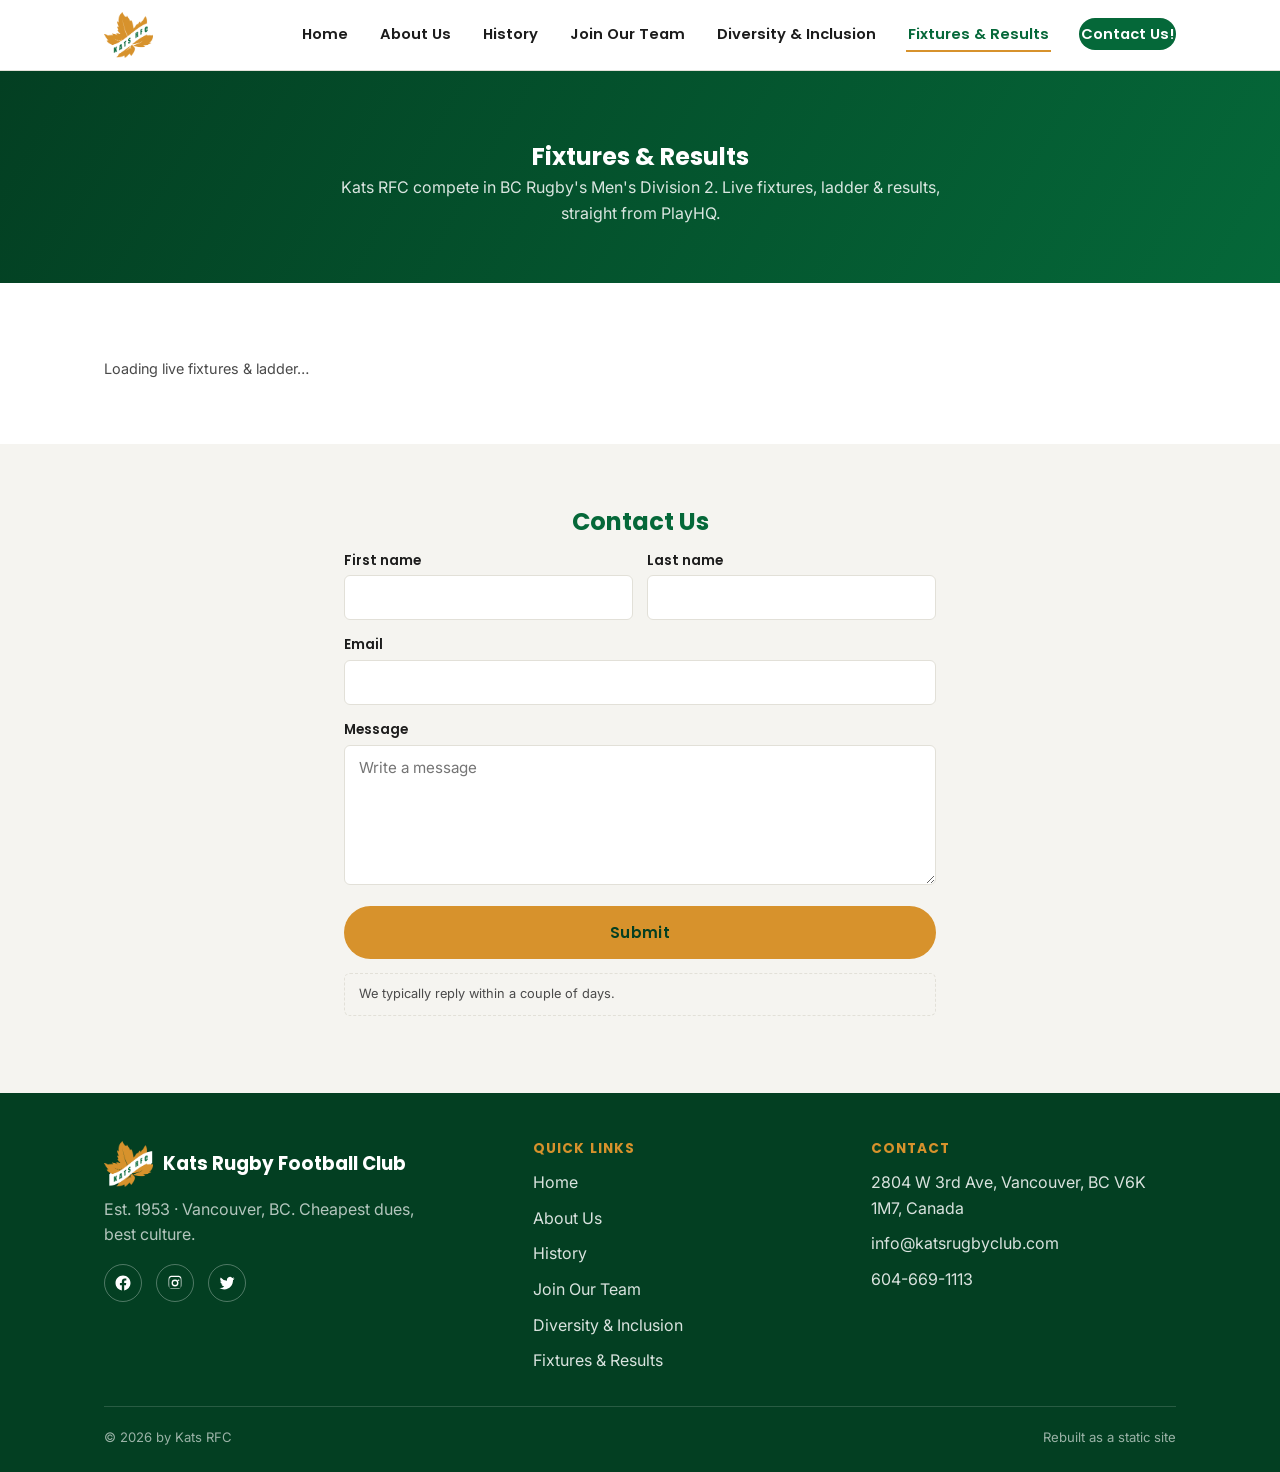
<file: fixtures-results.html>
<!doctype html>
<html lang="en">
<head>
  <meta charset="UTF-8" />
  <meta name="viewport" content="width=device-width, initial-scale=1.0" />
  <title>Fixtures &amp; Results | Kats Rugby Club</title>
  <meta name="description" content="Kats RFC fixtures, results and ladder, live via PlayHQ." />
  <meta property="og:title" content="Fixtures & Results | Kats Rugby Club" />
  <meta property="og:site_name" content="Kats Rugby Club" />
  <meta property="og:type" content="website" />
  <meta property="og:description" content="Kats RFC fixtures, results and ladder, live via PlayHQ." />
  <meta property="og:url" content="https://www.katsrugbyclub.com/fixtures-results.html" />
  <meta property="og:image" content="https://www.katsrugbyclub.com/assets/img/kats-logo-on-photo.png" />
  <meta name="twitter:card" content="summary_large_image" />
  <meta name="twitter:title" content="Fixtures &amp; Results | Kats Rugby Club" />
  <meta name="twitter:description" content="Kats RFC fixtures, results and ladder, live via PlayHQ." />
  <meta name="twitter:image" content="https://www.katsrugbyclub.com/assets/img/kats-logo-on-photo.png" />
  <link rel="canonical" href="https://www.katsrugbyclub.com/fixtures-results.html" />
  <meta name="theme-color" content="#056839" />
  <link rel="icon" type="image/x-icon" href="assets/img/favicon.ico" />
  <link rel="apple-touch-icon" href="assets/img/apple-touch-icon.png" />
  <link rel="preconnect" href="https://fonts.googleapis.com" />
  <link rel="preconnect" href="https://fonts.gstatic.com" crossorigin />
  <link href="https://fonts.googleapis.com/css2?family=Poppins:wght@600;700&family=Inter:wght@400;500;600&display=swap" rel="stylesheet" />
  <link rel="stylesheet" href="assets/css/style.css" />
</head>
<body>

  <header class="site-header">
    <nav class="nav-bar">
      <a class="brand" href="index.html">
        <img src="assets/img/kats-logo.png" alt="Kats Rugby Football Club crest" />
      </a>
      <button class="nav-toggle" aria-label="Toggle navigation" aria-expanded="false">
        <span></span><span></span><span></span>
      </button>
      <ul class="nav-links">
        <li><a href="index.html">Home</a></li>
        <li><a href="about-us.html">About Us</a></li>
        <li><a href="history.html">History</a></li>
        <li><a href="join-our-team.html">Join Our Team</a></li>
        <li><a href="diversity-and-inclusion.html">Diversity &amp; Inclusion</a></li>
        <li><a href="fixtures-results.html" aria-current="page">Fixtures &amp; Results</a></li>
        <li><a class="nav-cta" href="contact.html">Contact Us!</a></li>
      </ul>
    </nav>
  </header>

  <main>

    <section class="page-hero">
      <div class="wrap">
        <h1>Fixtures &amp; Results</h1>
        <p>Kats RFC compete in BC Rugby's Men's Division 2. Live fixtures, ladder &amp; results, straight from PlayHQ.</p>
      </div>
    </section>

    <section>
      <div class="wrap">
        <!-- Filled in by assets/js/playhq.js from the Worker's public
             /playhq/fixtures + /playhq/ladder endpoints (see
             worker/README.md's "PlayHQ live fixtures & ladder" section).
             Visible by default; hidden automatically once real data loads.
             If the feed is ever down, this is what a visitor sees instead
             of a blank page. -->
        <p class="playhq-widget-status" id="playhq-fallback">Loading live fixtures &amp; ladder&hellip;</p>

        <div class="playhq-widget" id="playhq-widget-fixtures" hidden>
          <div class="playhq-widget-header">
            <h3>Upcoming &amp; Recent</h3>
            <!-- Filled in by playhq.js: a webcal:// link so tapping it on a
                 phone/Mac offers to subscribe (auto-updating) rather than
                 just downloading a one-time file. -->
            <a class="calendar-link" id="playhq-calendar-subscribe" href="#">
              <svg width="16" height="16" viewBox="0 0 24 24" fill="none" stroke="currentColor" stroke-width="2"><rect x="3" y="4" width="18" height="18" rx="2"/><path d="M16 2v4M8 2v4M3 10h18"/></svg>
              Add to Calendar
            </a>
          </div>
          <div class="fixtures-list" id="playhq-fixtures"></div>
          <p class="playhq-widget-status" id="playhq-calendar-help" hidden>
            Android or desktop calendar apps usually want a plain URL instead &mdash; add this one as a
            calendar subscription ("From URL"): <a id="playhq-calendar-url" href="#"></a>
          </p>
        </div>

        <div class="playhq-widget" id="playhq-widget-ladder" hidden style="margin-top:40px;">
          <h3>Ladder</h3>
          <div class="ladder-table-wrap">
            <table class="ladder-table" id="playhq-ladder">
              <thead>
                <tr><th>#</th><th>Team</th><th>P</th><th>W</th><th>D</th><th>L</th><th>PF</th><th>PA</th><th>Pts</th></tr>
              </thead>
              <tbody></tbody>
            </table>
          </div>
        </div>

        <p class="playhq-widget-updated" id="playhq-updated" hidden></p>
      </div>
    </section>

  </main>

  <section id="quick-contact" class="section-alt">
    <div class="wrap" style="max-width:640px;">
      <h2 class="text-center">Contact Us</h2>
      <!-- FORM ENDPOINT: live Formspree endpoint (https://formspree.io/f/moeqnbpq) — see README for how to manage/replace it. -->
      <form action="https://formspree.io/f/moeqnbpq" method="POST" data-ajax-form>
        <div class="form-row">
          <div>
            <label for="qc-first">First name</label>
            <input type="text" id="qc-first" name="first_name" required />
          </div>
          <div>
            <label for="qc-last">Last name</label>
            <input type="text" id="qc-last" name="last_name" required />
          </div>
        </div>
        <div>
          <label for="qc-email">Email</label>
          <input type="email" id="qc-email" name="email" required />
        </div>
        <div>
          <label for="qc-message">Message</label>
          <textarea id="qc-message" name="message" placeholder="Write a message" required></textarea>
        </div>
        <div class="form-success">Thanks for submitting!</div>
        <button class="btn btn-gold" type="submit">Submit</button>
        <p class="form-note">We typically reply within a couple of days.</p>
      </form>
    </div>
  </section>

  <footer class="site-footer">
    <div class="wrap">
      <div class="footer-grid">
        <div>
          <div class="brand" style="color:#fff; margin-bottom:10px;">
            <img src="assets/img/kats-logo.png" alt="Kats Rugby Football Club crest" />
            Kats Rugby Football Club
          </div>
          <p style="color:rgba(255,255,255,0.7); max-width:320px;">Est. 1953 &middot; Vancouver, BC. Cheapest dues, best culture.</p>
          <div class="social-row">
            <a href="https://www.facebook.com/groups/TheKatsRugbyClub/" target="_blank" rel="noopener" aria-label="Kats RFC on Facebook">
              <svg viewBox="0 0 24 24"><path d="M22 12.06C22 6.5 17.52 2 12 2S2 6.5 2 12.06c0 5 3.66 9.15 8.44 9.94v-7.03H7.9v-2.91h2.54V9.85c0-2.5 1.49-3.89 3.77-3.89 1.09 0 2.24.2 2.24.2v2.46h-1.26c-1.24 0-1.63.77-1.63 1.56v1.88h2.78l-.44 2.91h-2.34V22c4.78-.79 8.44-4.94 8.44-9.94Z"/></svg>
            </a>
            <a href="https://www.instagram.com/katsrfc/" target="_blank" rel="noopener" aria-label="Kats RFC on Instagram">
              <svg viewBox="0 0 24 24"><path d="M12 2.2c2.7 0 3 .01 4.1.06 1 .05 1.6.2 2 .35.5.2.9.4 1.3.8.4.4.6.8.8 1.3.15.4.3 1 .35 2 .05 1.1.06 1.4.06 4.1s-.01 3-.06 4.1c-.05 1-.2 1.6-.35 2-.2.5-.4.9-.8 1.3-.4.4-.8.6-1.3.8-.4.15-1 .3-2 .35-1.1.05-1.4.06-4.1.06s-3-.01-4.1-.06c-1-.05-1.6-.2-2-.35-.5-.2-.9-.4-1.3-.8-.4-.4-.6-.8-.8-1.3-.15-.4-.3-1-.35-2-.05-1.1-.06-1.4-.06-4.1s.01-3 .06-4.1c.05-1 .2-1.6.35-2 .2-.5.4-.9.8-1.3.4-.4.8-.6 1.3-.8.4-.15 1-.3 2-.35C9 2.21 9.3 2.2 12 2.2Zm0 1.8c-2.67 0-2.99.01-4.04.06-.87.04-1.34.18-1.65.3-.42.16-.72.36-1.03.67-.31.31-.51.61-.67 1.03-.12.31-.26.78-.3 1.65C4.26 8.76 4.25 9.08 4.25 12s.01 3.24.06 4.29c.04.87.18 1.34.3 1.65.16.42.36.72.67 1.03.31.31.61.51 1.03.67.31.12.78.26 1.65.3 1.05.05 1.37.06 4.04.06s2.99-.01 4.04-.06c.87-.04 1.34-.18 1.65-.3.42-.16.72-.36 1.03-.67.31-.31.51-.61.67-1.03.12-.31.26-.78.3-1.65.05-1.05.06-1.37.06-4.29s-.01-3.24-.06-4.29c-.04-.87-.18-1.34-.3-1.65-.16-.42-.36-.72-.67-1.03a2.7 2.7 0 0 0-1.03-.67c-.31-.12-.78-.26-1.65-.3C14.99 4.01 14.67 4 12 4Zm0 3.4a4.6 4.6 0 1 1 0 9.2 4.6 4.6 0 0 1 0-9.2Zm0 1.8a2.8 2.8 0 1 0 0 5.6 2.8 2.8 0 0 0 0-5.6Zm4.8-2a1.08 1.08 0 1 1 0 2.16 1.08 1.08 0 0 1 0-2.16Z"/></svg>
            </a>
            <a href="https://twitter.com/katsrugby" target="_blank" rel="noopener" aria-label="Kats RFC on Twitter">
              <svg viewBox="0 0 24 24"><path d="M22 5.9c-.7.3-1.5.5-2.3.6.8-.5 1.5-1.3 1.8-2.3-.8.5-1.6.8-2.6 1a4 4 0 0 0-6.9 3.7A11.5 11.5 0 0 1 3.6 4.6a4.1 4.1 0 0 0 1.2 5.4c-.6 0-1.2-.2-1.7-.5v.1c0 2 1.4 3.6 3.2 4a4 4 0 0 1-1.8.1 4 4 0 0 0 3.8 2.8A8.1 8.1 0 0 1 2 18.6a11.4 11.4 0 0 0 6.3 1.9c7.5 0 11.7-6.4 11.7-11.9v-.5c.8-.6 1.5-1.3 2-2.2Z"/></svg>
            </a>
          </div>
        </div>
        <div>
          <h4>Quick Links</h4>
          <ul>
            <li><a href="index.html">Home</a></li>
            <li><a href="about-us.html">About Us</a></li>
            <li><a href="history.html">History</a></li>
            <li><a href="join-our-team.html">Join Our Team</a></li>
            <li><a href="diversity-and-inclusion.html">Diversity &amp; Inclusion</a></li>
            <li><a href="fixtures-results.html">Fixtures &amp; Results</a></li>
          </ul>
        </div>
        <div>
          <h4>Contact</h4>
          <ul>
            <li>2804 W 3rd Ave, Vancouver, BC V6K 1M7, Canada</li>
            <li><a href="mailto:info@katsrugbyclub.com">info@katsrugbyclub.com</a></li>
            <li><a href="tel:6046691113">604-669-1113</a></li>
          </ul>
        </div>
      </div>
      <div class="footer-bottom">
        <span>&copy; <span id="year">2026</span> by Kats RFC</span>
        <span>Rebuilt as a static site</span>
      </div>
    </div>
  </footer>

  <script src="assets/js/main.js"></script>
  <script src="assets/js/playhq.js"></script>
  <script>document.getElementById('year').textContent = new Date().getFullYear();</script>
</body>
</html>
</file>
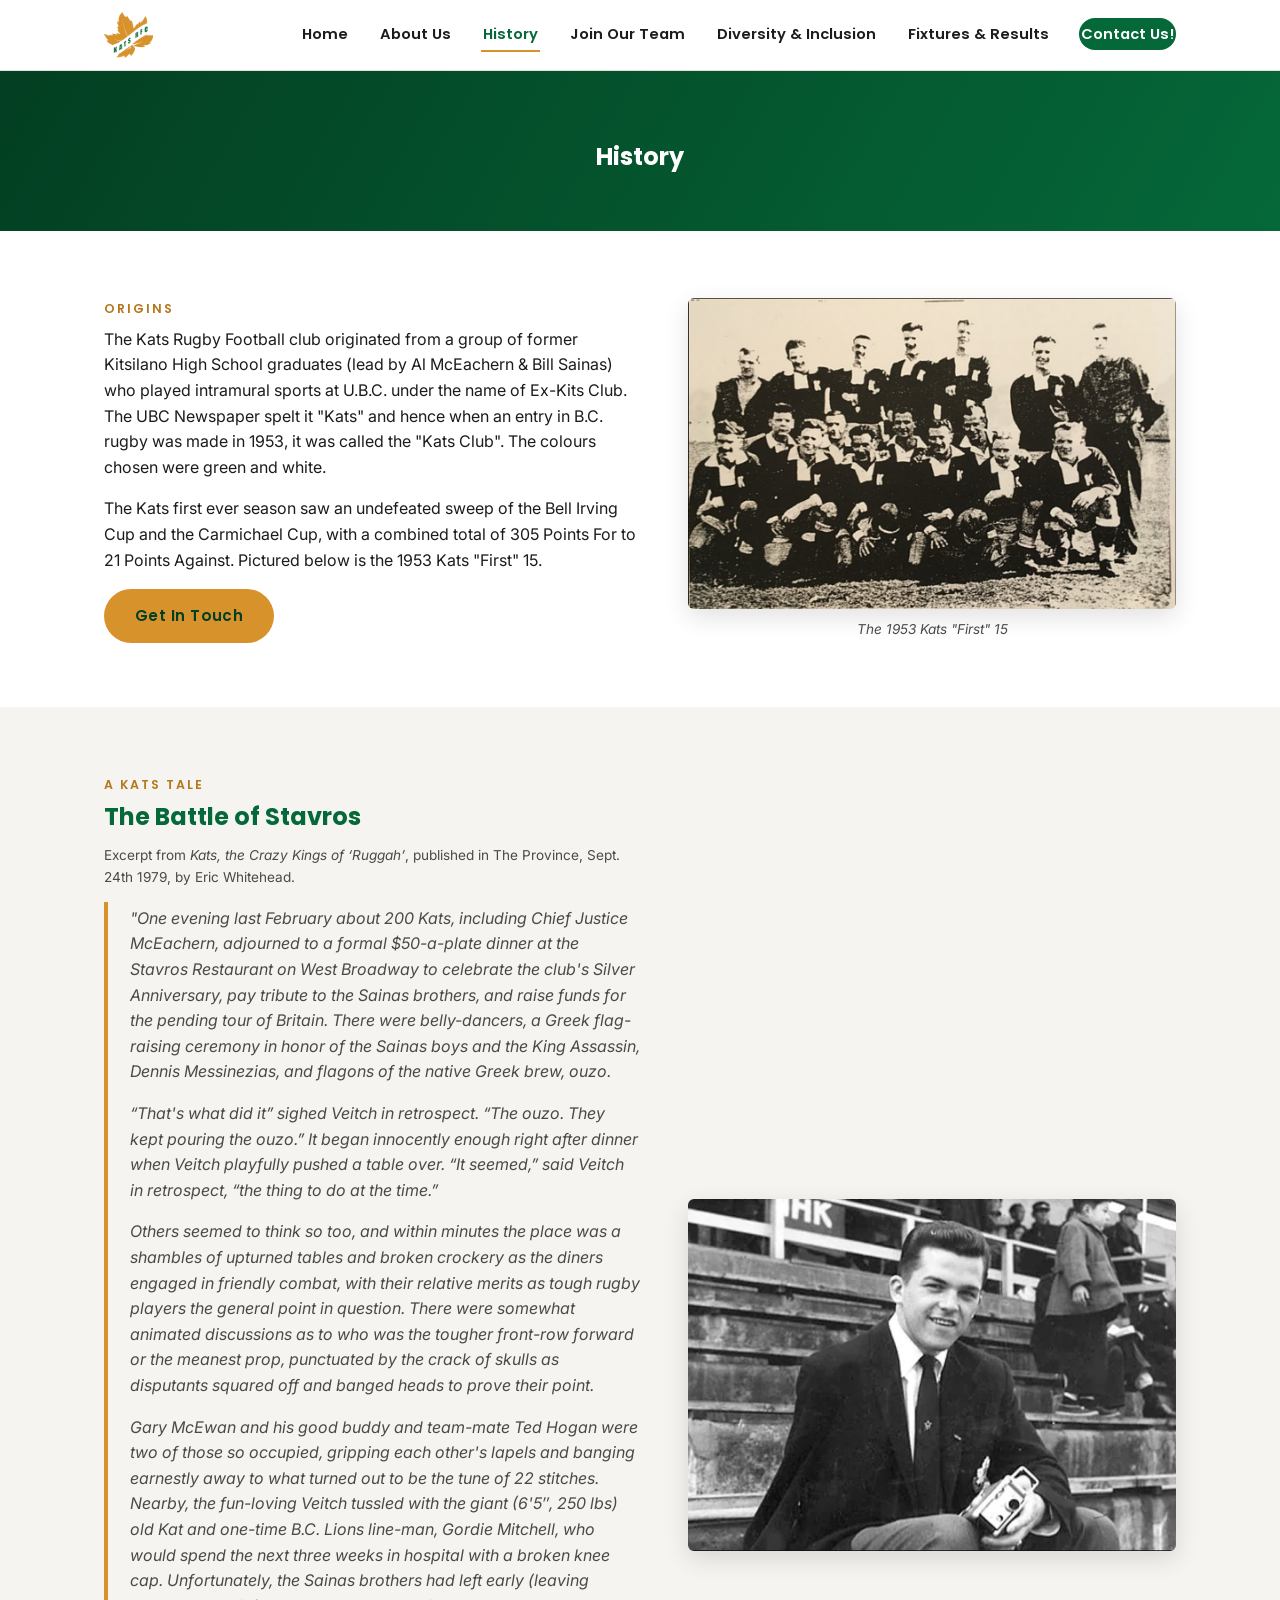
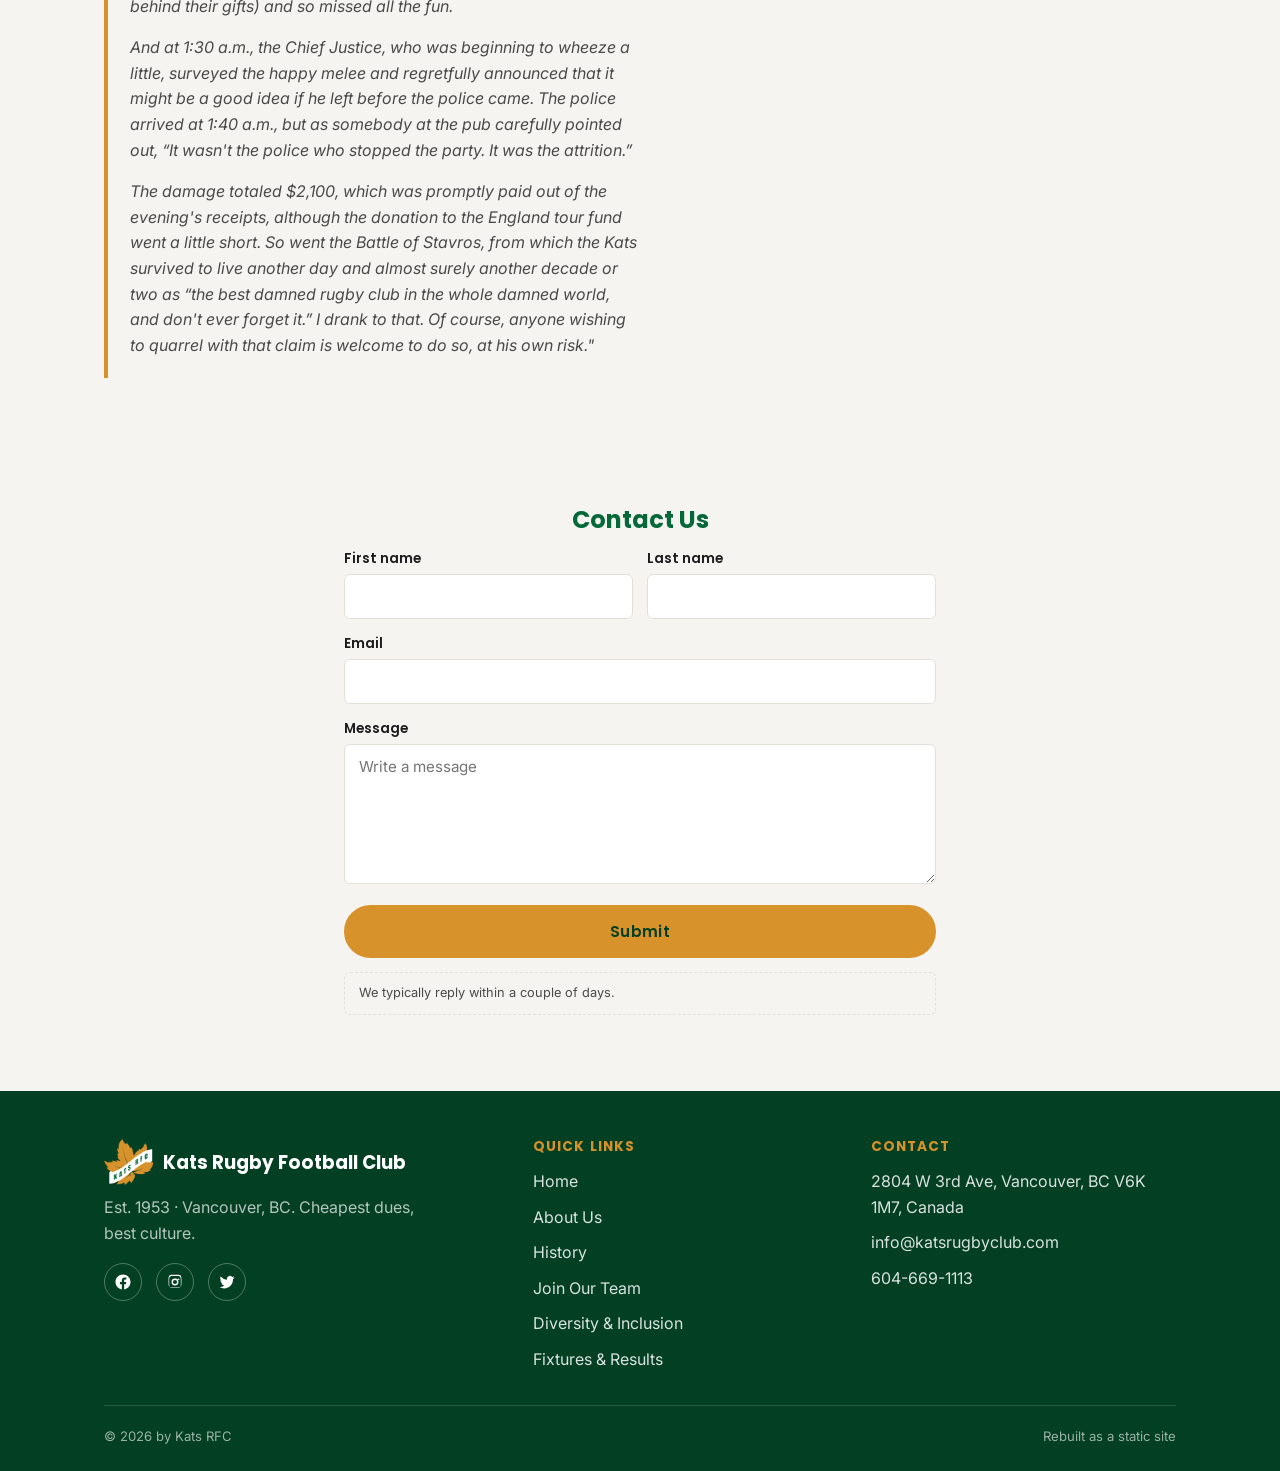
<file: history.html>
<!doctype html>
<html lang="en">
<head>
  <meta charset="UTF-8" />
  <meta name="viewport" content="width=device-width, initial-scale=1.0" />
  <title>History | Kats Rugby Club</title>
  <meta name="description" content="The origins of the Kats Rugby Football Club, founded in 1953, and the legendary Battle of Stavros." />
  <meta property="og:title" content="History | Kats Rugby Club" />
  <meta property="og:site_name" content="Kats Rugby Club" />
  <meta property="og:type" content="website" />
  <meta property="og:description" content="The origins of the Kats Rugby Football Club, founded in 1953, and the legendary Battle of Stavros." />
  <meta property="og:url" content="https://www.katsrugbyclub.com/history.html" />
  <meta property="og:image" content="https://www.katsrugbyclub.com/assets/img/history-1953-team.jpg" />
  <meta name="twitter:card" content="summary_large_image" />
  <meta name="twitter:title" content="History | Kats Rugby Club" />
  <meta name="twitter:description" content="The origins of the Kats Rugby Football Club, founded in 1953, and the legendary Battle of Stavros." />
  <meta name="twitter:image" content="https://www.katsrugbyclub.com/assets/img/history-1953-team.jpg" />
  <link rel="canonical" href="https://www.katsrugbyclub.com/history.html" />
  <meta name="theme-color" content="#056839" />
  <link rel="icon" type="image/x-icon" href="assets/img/favicon.ico" />
  <link rel="apple-touch-icon" href="assets/img/apple-touch-icon.png" />
  <link rel="preconnect" href="https://fonts.googleapis.com" />
  <link rel="preconnect" href="https://fonts.gstatic.com" crossorigin />
  <link href="https://fonts.googleapis.com/css2?family=Poppins:wght@600;700&family=Inter:wght@400;500;600&display=swap" rel="stylesheet" />
  <link rel="stylesheet" href="assets/css/style.css" />
</head>
<body>

  <header class="site-header">
    <nav class="nav-bar">
      <a class="brand" href="index.html">
        <img src="assets/img/kats-logo.png" alt="Kats Rugby Football Club crest" />
      </a>
      <button class="nav-toggle" aria-label="Toggle navigation" aria-expanded="false">
        <span></span><span></span><span></span>
      </button>
      <ul class="nav-links">
        <li><a href="index.html">Home</a></li>
        <li><a href="about-us.html">About Us</a></li>
        <li><a href="history.html" aria-current="page">History</a></li>
        <li><a href="join-our-team.html">Join Our Team</a></li>
        <li><a href="diversity-and-inclusion.html">Diversity &amp; Inclusion</a></li>
        <li><a href="fixtures-results.html">Fixtures &amp; Results</a></li>
        <li><a class="nav-cta" href="contact.html">Contact Us!</a></li>
      </ul>
    </nav>
  </header>

  <main>

    <section class="page-hero">
      <div class="wrap">
        <h1>History</h1>
      </div>
    </section>

    <section>
      <div class="wrap grid-2">
        <div>
          <p class="eyebrow">Origins</p>
          <p>The Kats Rugby Football club originated from a group of former Kitsilano High School graduates (lead by Al McEachern &amp; Bill Sainas) who played intramural sports at U.B.C. under the name of Ex-Kits Club. The UBC Newspaper spelt it "Kats" and hence when an entry in B.C. rugby was made in 1953, it was called the "Kats Club". The colours chosen were green and white.</p>
          <p>The Kats first ever season saw an undefeated sweep of the Bell Irving Cup and the Carmichael Cup, with a combined total of 305 Points For to 21 Points Against. Pictured below is the 1953 Kats "First" 15.</p>
          <a class="btn btn-gold" href="contact.html">Get In Touch</a>
        </div>
        <figure>
          <img src="assets/img/history-1953-team.jpg" alt="The 1953 Kats First 15 team photo" loading="lazy" />
          <figcaption>The 1953 Kats "First" 15</figcaption>
        </figure>
      </div>
    </section>

    <section class="section-alt">
      <div class="wrap grid-2">
        <figure style="order:2;">
          <img src="assets/img/history-portrait.jpg" alt="Archival black-and-white photo from the Kats' early decades" loading="lazy" />
        </figure>
        <div style="order:1;">
          <p class="eyebrow">A Kats Tale</p>
          <h2>The Battle of Stavros</h2>
          <p style="font-size:0.85rem; color:var(--ink-soft);">Excerpt from <em>Kats, the Crazy Kings of &lsquo;Ruggah&rsquo;</em>, published in The Province, Sept. 24th 1979, by Eric Whitehead.</p>
          <blockquote>
            <p>"One evening last February about 200 Kats, including Chief Justice McEachern, adjourned to a formal $50-a-plate dinner at the Stavros Restaurant on West Broadway to celebrate the club's Silver Anniversary, pay tribute to the Sainas brothers, and raise funds for the pending tour of Britain. There were belly-dancers, a Greek flag-raising ceremony in honor of the Sainas boys and the King Assassin, Dennis Messinezias, and flagons of the native Greek brew, ouzo.</p>
            <p>&ldquo;That's what did it&rdquo; sighed Veitch in retrospect. &ldquo;The ouzo. They kept pouring the ouzo.&rdquo; It began innocently enough right after dinner when Veitch playfully pushed a table over. &ldquo;It seemed,&rdquo; said Veitch in retrospect, &ldquo;the thing to do at the time.&rdquo;</p>
            <p>Others seemed to think so too, and within minutes the place was a shambles of upturned tables and broken crockery as the diners engaged in friendly combat, with their relative merits as tough rugby players the general point in question. There were somewhat animated discussions as to who was the tougher front-row forward or the meanest prop, punctuated by the crack of skulls as disputants squared off and banged heads to prove their point.</p>
            <p>Gary McEwan and his good buddy and team-mate Ted Hogan were two of those so occupied, gripping each other's lapels and banging earnestly away to what turned out to be the tune of 22 stitches. Nearby, the fun-loving Veitch tussled with the giant (6'5&Prime;, 250 lbs) old Kat and one-time B.C. Lions line-man, Gordie Mitchell, who would spend the next three weeks in hospital with a broken knee cap. Unfortunately, the Sainas brothers had left early (leaving behind their gifts) and so missed all the fun.</p>
            <p>And at 1:30 a.m., the Chief Justice, who was beginning to wheeze a little, surveyed the happy melee and regretfully announced that it might be a good idea if he left before the police came. The police arrived at 1:40 a.m., but as somebody at the pub carefully pointed out, &ldquo;It wasn't the police who stopped the party. It was the attrition.&rdquo;</p>
            <p>The damage totaled $2,100, which was promptly paid out of the evening's receipts, although the donation to the England tour fund went a little short. So went the Battle of Stavros, from which the Kats survived to live another day and almost surely another decade or two as &ldquo;the best damned rugby club in the whole damned world, and don't ever forget it.&rdquo; I drank to that. Of course, anyone wishing to quarrel with that claim is welcome to do so, at his own risk."</p>
          </blockquote>
        </div>
      </div>
    </section>

  </main>

  <section id="quick-contact" class="section-alt">
    <div class="wrap" style="max-width:640px;">
      <h2 class="text-center">Contact Us</h2>
      <!-- FORM ENDPOINT: live Formspree endpoint (https://formspree.io/f/moeqnbpq) — see README for how to manage/replace it. -->
      <form action="https://formspree.io/f/moeqnbpq" method="POST" data-ajax-form>
        <div class="form-row">
          <div>
            <label for="qc-first">First name</label>
            <input type="text" id="qc-first" name="first_name" required />
          </div>
          <div>
            <label for="qc-last">Last name</label>
            <input type="text" id="qc-last" name="last_name" required />
          </div>
        </div>
        <div>
          <label for="qc-email">Email</label>
          <input type="email" id="qc-email" name="email" required />
        </div>
        <div>
          <label for="qc-message">Message</label>
          <textarea id="qc-message" name="message" placeholder="Write a message" required></textarea>
        </div>
        <div class="form-success">Thanks for submitting!</div>
        <button class="btn btn-gold" type="submit">Submit</button>
        <p class="form-note">We typically reply within a couple of days.</p>
      </form>
    </div>
  </section>

  <footer class="site-footer">
    <div class="wrap">
      <div class="footer-grid">
        <div>
          <div class="brand" style="color:#fff; margin-bottom:10px;">
            <img src="assets/img/kats-logo.png" alt="Kats Rugby Football Club crest" />
            Kats Rugby Football Club
          </div>
          <p style="color:rgba(255,255,255,0.7); max-width:320px;">Est. 1953 &middot; Vancouver, BC. Cheapest dues, best culture.</p>
          <div class="social-row">
            <a href="https://www.facebook.com/groups/TheKatsRugbyClub/" target="_blank" rel="noopener" aria-label="Kats RFC on Facebook">
              <svg viewBox="0 0 24 24"><path d="M22 12.06C22 6.5 17.52 2 12 2S2 6.5 2 12.06c0 5 3.66 9.15 8.44 9.94v-7.03H7.9v-2.91h2.54V9.85c0-2.5 1.49-3.89 3.77-3.89 1.09 0 2.24.2 2.24.2v2.46h-1.26c-1.24 0-1.63.77-1.63 1.56v1.88h2.78l-.44 2.91h-2.34V22c4.78-.79 8.44-4.94 8.44-9.94Z"/></svg>
            </a>
            <a href="https://www.instagram.com/katsrfc/" target="_blank" rel="noopener" aria-label="Kats RFC on Instagram">
              <svg viewBox="0 0 24 24"><path d="M12 2.2c2.7 0 3 .01 4.1.06 1 .05 1.6.2 2 .35.5.2.9.4 1.3.8.4.4.6.8.8 1.3.15.4.3 1 .35 2 .05 1.1.06 1.4.06 4.1s-.01 3-.06 4.1c-.05 1-.2 1.6-.35 2-.2.5-.4.9-.8 1.3-.4.4-.8.6-1.3.8-.4.15-1 .3-2 .35-1.1.05-1.4.06-4.1.06s-3-.01-4.1-.06c-1-.05-1.6-.2-2-.35-.5-.2-.9-.4-1.3-.8-.4-.4-.6-.8-.8-1.3-.15-.4-.3-1-.35-2-.05-1.1-.06-1.4-.06-4.1s.01-3 .06-4.1c.05-1 .2-1.6.35-2 .2-.5.4-.9.8-1.3.4-.4.8-.6 1.3-.8.4-.15 1-.3 2-.35C9 2.21 9.3 2.2 12 2.2Zm0 1.8c-2.67 0-2.99.01-4.04.06-.87.04-1.34.18-1.65.3-.42.16-.72.36-1.03.67-.31.31-.51.61-.67 1.03-.12.31-.26.78-.3 1.65C4.26 8.76 4.25 9.08 4.25 12s.01 3.24.06 4.29c.04.87.18 1.34.3 1.65.16.42.36.72.67 1.03.31.31.61.51 1.03.67.31.12.78.26 1.65.3 1.05.05 1.37.06 4.04.06s2.99-.01 4.04-.06c.87-.04 1.34-.18 1.65-.3.42-.16.72-.36 1.03-.67.31-.31.51-.61.67-1.03.12-.31.26-.78.3-1.65.05-1.05.06-1.37.06-4.29s-.01-3.24-.06-4.29c-.04-.87-.18-1.34-.3-1.65-.16-.42-.36-.72-.67-1.03a2.7 2.7 0 0 0-1.03-.67c-.31-.12-.78-.26-1.65-.3C14.99 4.01 14.67 4 12 4Zm0 3.4a4.6 4.6 0 1 1 0 9.2 4.6 4.6 0 0 1 0-9.2Zm0 1.8a2.8 2.8 0 1 0 0 5.6 2.8 2.8 0 0 0 0-5.6Zm4.8-2a1.08 1.08 0 1 1 0 2.16 1.08 1.08 0 0 1 0-2.16Z"/></svg>
            </a>
            <a href="https://twitter.com/katsrugby" target="_blank" rel="noopener" aria-label="Kats RFC on Twitter">
              <svg viewBox="0 0 24 24"><path d="M22 5.9c-.7.3-1.5.5-2.3.6.8-.5 1.5-1.3 1.8-2.3-.8.5-1.6.8-2.6 1a4 4 0 0 0-6.9 3.7A11.5 11.5 0 0 1 3.6 4.6a4.1 4.1 0 0 0 1.2 5.4c-.6 0-1.2-.2-1.7-.5v.1c0 2 1.4 3.6 3.2 4a4 4 0 0 1-1.8.1 4 4 0 0 0 3.8 2.8A8.1 8.1 0 0 1 2 18.6a11.4 11.4 0 0 0 6.3 1.9c7.5 0 11.7-6.4 11.7-11.9v-.5c.8-.6 1.5-1.3 2-2.2Z"/></svg>
            </a>
          </div>
        </div>
        <div>
          <h4>Quick Links</h4>
          <ul>
            <li><a href="index.html">Home</a></li>
            <li><a href="about-us.html">About Us</a></li>
            <li><a href="history.html">History</a></li>
            <li><a href="join-our-team.html">Join Our Team</a></li>
            <li><a href="diversity-and-inclusion.html">Diversity &amp; Inclusion</a></li>
            <li><a href="fixtures-results.html">Fixtures &amp; Results</a></li>
          </ul>
        </div>
        <div>
          <h4>Contact</h4>
          <ul>
            <li>2804 W 3rd Ave, Vancouver, BC V6K 1M7, Canada</li>
            <li><a href="mailto:info@katsrugbyclub.com">info@katsrugbyclub.com</a></li>
            <li><a href="tel:6046691113">604-669-1113</a></li>
          </ul>
        </div>
      </div>
      <div class="footer-bottom">
        <span>&copy; <span id="year">2026</span> by Kats RFC</span>
        <span>Rebuilt as a static site</span>
      </div>
    </div>
  </footer>

  <script src="assets/js/main.js"></script>
  <script>document.getElementById('year').textContent = new Date().getFullYear();</script>
</body>
</html>
</file>
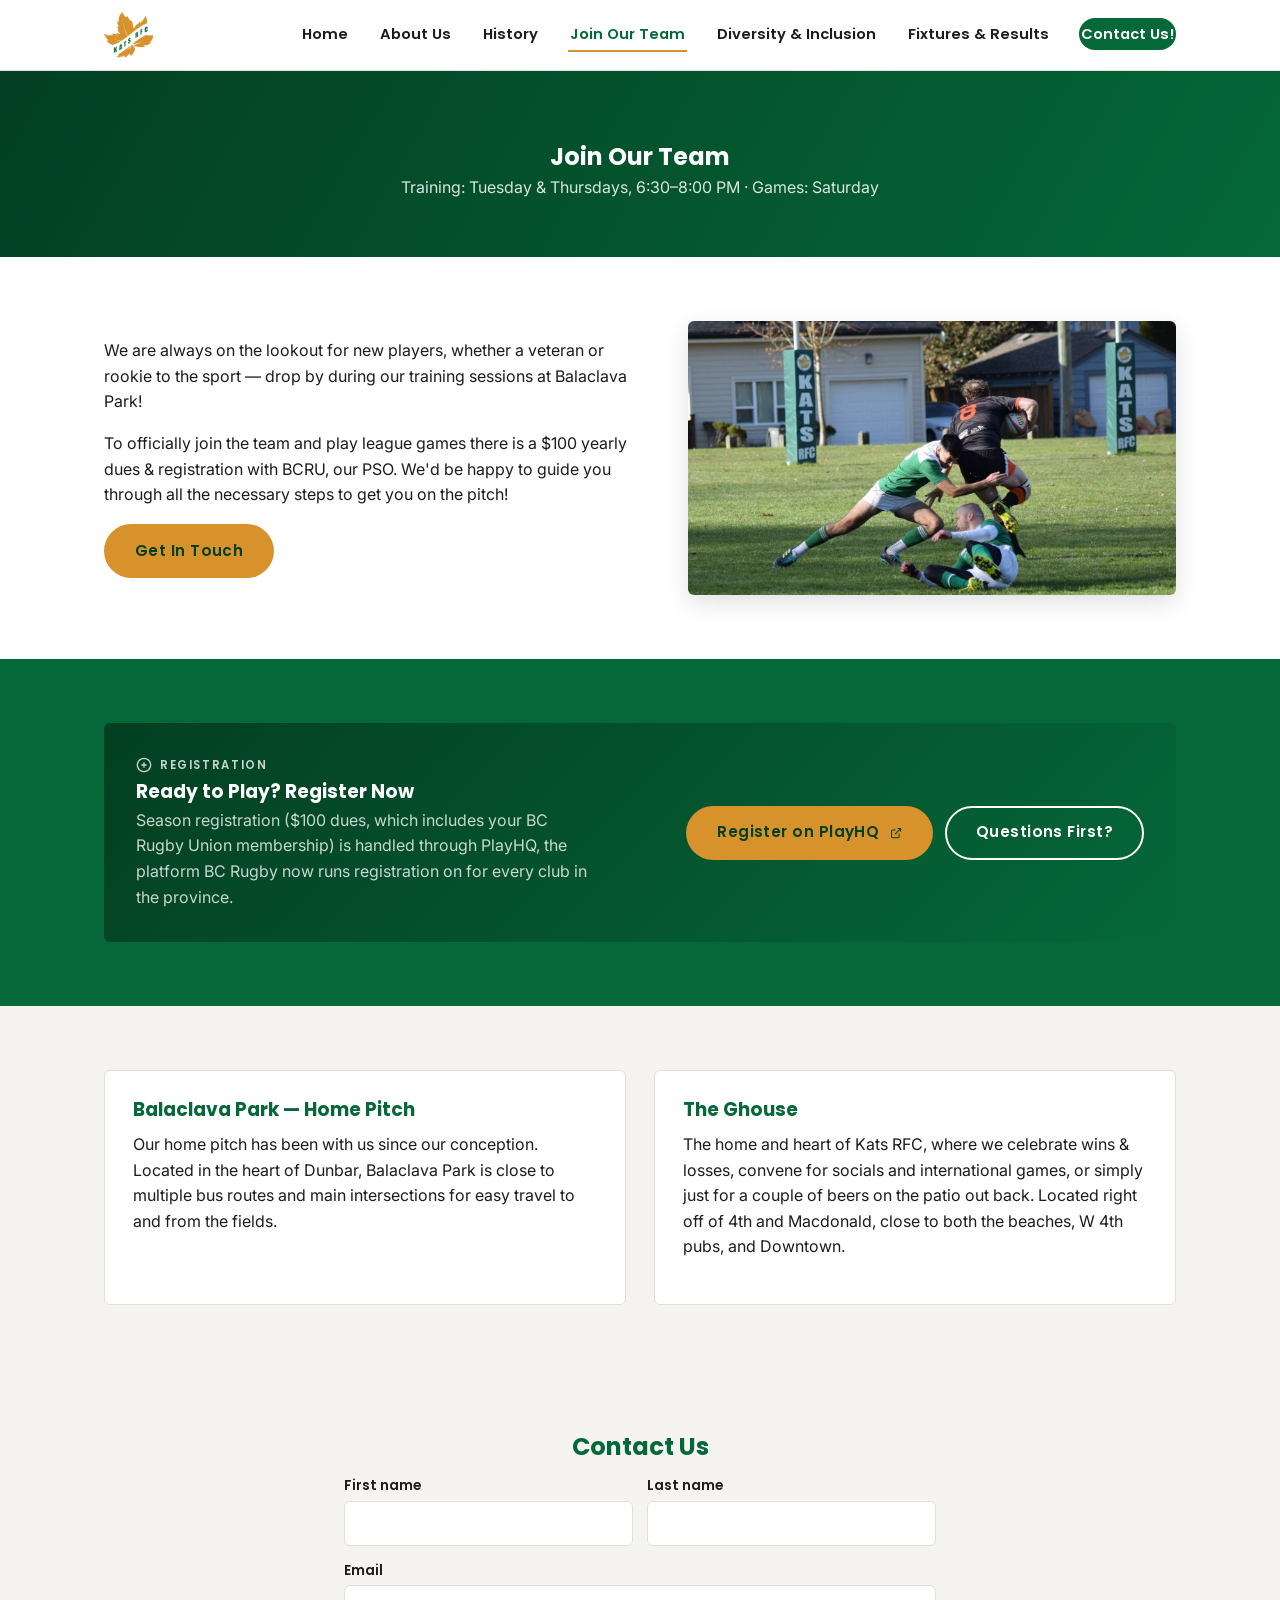
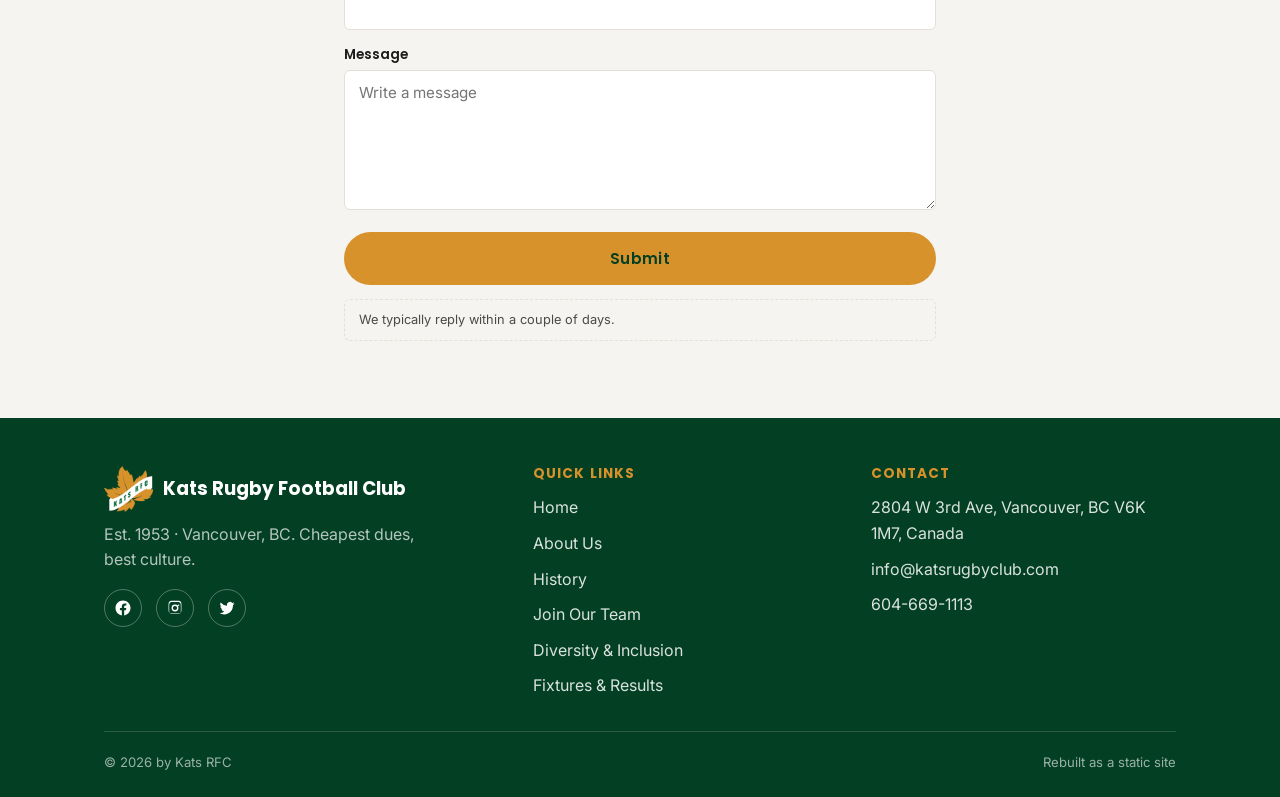
<file: join-our-team.html>
<!doctype html>
<html lang="en">
<head>
  <meta charset="UTF-8" />
  <meta name="viewport" content="width=device-width, initial-scale=1.0" />
  <title>Join Our Team | Kats Rugby Club</title>
  <meta name="description" content="Training Tuesday & Thursday at Balaclava Park, games Saturday. $100 yearly dues plus BCRU registration." />
  <meta property="og:title" content="Join Our Team | Kats Rugby Club" />
  <meta property="og:site_name" content="Kats Rugby Club" />
  <meta property="og:type" content="website" />
  <meta property="og:description" content="Training Tuesday & Thursday at Balaclava Park, games Saturday. $100 yearly dues plus BCRU registration." />
  <meta property="og:url" content="https://www.katsrugbyclub.com/join-our-team.html" />
  <meta property="og:image" content="https://www.katsrugbyclub.com/assets/img/action-tackle.jpg" />
  <meta name="twitter:card" content="summary_large_image" />
  <meta name="twitter:title" content="Join Our Team | Kats Rugby Club" />
  <meta name="twitter:description" content="Training Tuesday & Thursday at Balaclava Park, games Saturday. $100 yearly dues plus BCRU registration." />
  <meta name="twitter:image" content="https://www.katsrugbyclub.com/assets/img/action-tackle.jpg" />
  <link rel="canonical" href="https://www.katsrugbyclub.com/join-our-team.html" />
  <meta name="theme-color" content="#056839" />
  <link rel="icon" type="image/x-icon" href="assets/img/favicon.ico" />
  <link rel="apple-touch-icon" href="assets/img/apple-touch-icon.png" />
  <link rel="preconnect" href="https://fonts.googleapis.com" />
  <link rel="preconnect" href="https://fonts.gstatic.com" crossorigin />
  <link href="https://fonts.googleapis.com/css2?family=Poppins:wght@600;700&family=Inter:wght@400;500;600&display=swap" rel="stylesheet" />
  <link rel="stylesheet" href="assets/css/style.css" />
</head>
<body>

  <header class="site-header">
    <nav class="nav-bar">
      <a class="brand" href="index.html">
        <img src="assets/img/kats-logo.png" alt="Kats Rugby Football Club crest" />
      </a>
      <button class="nav-toggle" aria-label="Toggle navigation" aria-expanded="false">
        <span></span><span></span><span></span>
      </button>
      <ul class="nav-links">
        <li><a href="index.html">Home</a></li>
        <li><a href="about-us.html">About Us</a></li>
        <li><a href="history.html">History</a></li>
        <li><a href="join-our-team.html" aria-current="page">Join Our Team</a></li>
        <li><a href="diversity-and-inclusion.html">Diversity &amp; Inclusion</a></li>
        <li><a href="fixtures-results.html">Fixtures &amp; Results</a></li>
        <li><a class="nav-cta" href="contact.html">Contact Us!</a></li>
      </ul>
    </nav>
  </header>

  <main>

    <section class="page-hero">
      <div class="wrap">
        <h1>Join Our Team</h1>
        <p>Training: Tuesday &amp; Thursdays, 6:30&ndash;8:00 PM &middot; Games: Saturday</p>
      </div>
    </section>

    <section>
      <div class="wrap grid-2">
        <div>
          <p>We are always on the lookout for new players, whether a veteran or rookie to the sport &mdash; drop by during our training sessions at Balaclava Park!</p>
          <p>To officially join the team and play league games there is a $100 yearly dues &amp; registration with BCRU, our PSO. We'd be happy to guide you through all the necessary steps to get you on the pitch!</p>
          <a class="btn btn-gold" href="contact.html">Get In Touch</a>
        </div>
        <figure>
          <img src="assets/img/action-tackle.jpg" alt="Kats RFC player making a tackle during a match" loading="lazy" />
        </figure>
      </div>
    </section>

    <section class="section-dark">
      <div class="wrap">
        <div class="playhq-card">
          <div>
            <p class="playhq-badge">
              <svg viewBox="0 0 24 24" fill="none" stroke="currentColor" stroke-width="2"><circle cx="12" cy="12" r="10"/><path d="M8 12h8M12 8v8"/></svg>
              Registration
            </p>
            <h3>Ready to Play? Register Now</h3>
            <p>Season registration ($100 dues, which includes your BC Rugby Union membership) is handled through PlayHQ, the platform BC Rugby now runs registration on for every club in the province.</p>
          </div>
          <div class="playhq-actions">
            <a class="btn btn-gold" href="https://www.playhq.com/ca/rugby-canada/org/kats-rfc/0ab94db6/register" target="_blank" rel="noopener">
              Register on PlayHQ
              <svg class="external-icon" viewBox="0 0 24 24" fill="none" stroke="currentColor" stroke-width="2"><path d="M18 13v6a2 2 0 0 1-2 2H5a2 2 0 0 1-2-2V8a2 2 0 0 1 2-2h6"/><path d="M15 3h6v6"/><path d="M10 14 21 3"/></svg>
            </a>
            <a class="btn btn-outline" href="contact.html">Questions First?</a>
          </div>
        </div>
      </div>
    </section>

    <section class="section-alt">
      <div class="wrap grid-3" style="grid-template-columns:1fr 1fr;">
        <div class="card">
          <h3>Balaclava Park &mdash; Home Pitch</h3>
          <p>Our home pitch has been with us since our conception. Located in the heart of Dunbar, Balaclava Park is close to multiple bus routes and main intersections for easy travel to and from the fields.</p>
        </div>
        <div class="card">
          <h3>The Ghouse</h3>
          <p>The home and heart of Kats RFC, where we celebrate wins &amp; losses, convene for socials and international games, or simply just for a couple of beers on the patio out back. Located right off of 4th and Macdonald, close to both the beaches, W 4th pubs, and Downtown.</p>
        </div>
      </div>
    </section>

  </main>

  <section id="quick-contact" class="section-alt">
    <div class="wrap" style="max-width:640px;">
      <h2 class="text-center">Contact Us</h2>
      <!-- FORM ENDPOINT: live Formspree endpoint (https://formspree.io/f/moeqnbpq) — see README for how to manage/replace it. -->
      <form action="https://formspree.io/f/moeqnbpq" method="POST" data-ajax-form>
        <div class="form-row">
          <div>
            <label for="qc-first">First name</label>
            <input type="text" id="qc-first" name="first_name" required />
          </div>
          <div>
            <label for="qc-last">Last name</label>
            <input type="text" id="qc-last" name="last_name" required />
          </div>
        </div>
        <div>
          <label for="qc-email">Email</label>
          <input type="email" id="qc-email" name="email" required />
        </div>
        <div>
          <label for="qc-message">Message</label>
          <textarea id="qc-message" name="message" placeholder="Write a message" required></textarea>
        </div>
        <div class="form-success">Thanks for submitting!</div>
        <button class="btn btn-gold" type="submit">Submit</button>
        <p class="form-note">We typically reply within a couple of days.</p>
      </form>
    </div>
  </section>

  <footer class="site-footer">
    <div class="wrap">
      <div class="footer-grid">
        <div>
          <div class="brand" style="color:#fff; margin-bottom:10px;">
            <img src="assets/img/kats-logo.png" alt="Kats Rugby Football Club crest" />
            Kats Rugby Football Club
          </div>
          <p style="color:rgba(255,255,255,0.7); max-width:320px;">Est. 1953 &middot; Vancouver, BC. Cheapest dues, best culture.</p>
          <div class="social-row">
            <a href="https://www.facebook.com/groups/TheKatsRugbyClub/" target="_blank" rel="noopener" aria-label="Kats RFC on Facebook">
              <svg viewBox="0 0 24 24"><path d="M22 12.06C22 6.5 17.52 2 12 2S2 6.5 2 12.06c0 5 3.66 9.15 8.44 9.94v-7.03H7.9v-2.91h2.54V9.85c0-2.5 1.49-3.89 3.77-3.89 1.09 0 2.24.2 2.24.2v2.46h-1.26c-1.24 0-1.63.77-1.63 1.56v1.88h2.78l-.44 2.91h-2.34V22c4.78-.79 8.44-4.94 8.44-9.94Z"/></svg>
            </a>
            <a href="https://www.instagram.com/katsrfc/" target="_blank" rel="noopener" aria-label="Kats RFC on Instagram">
              <svg viewBox="0 0 24 24"><path d="M12 2.2c2.7 0 3 .01 4.1.06 1 .05 1.6.2 2 .35.5.2.9.4 1.3.8.4.4.6.8.8 1.3.15.4.3 1 .35 2 .05 1.1.06 1.4.06 4.1s-.01 3-.06 4.1c-.05 1-.2 1.6-.35 2-.2.5-.4.9-.8 1.3-.4.4-.8.6-1.3.8-.4.15-1 .3-2 .35-1.1.05-1.4.06-4.1.06s-3-.01-4.1-.06c-1-.05-1.6-.2-2-.35-.5-.2-.9-.4-1.3-.8-.4-.4-.6-.8-.8-1.3-.15-.4-.3-1-.35-2-.05-1.1-.06-1.4-.06-4.1s.01-3 .06-4.1c.05-1 .2-1.6.35-2 .2-.5.4-.9.8-1.3.4-.4.8-.6 1.3-.8.4-.15 1-.3 2-.35C9 2.21 9.3 2.2 12 2.2Zm0 1.8c-2.67 0-2.99.01-4.04.06-.87.04-1.34.18-1.65.3-.42.16-.72.36-1.03.67-.31.31-.51.61-.67 1.03-.12.31-.26.78-.3 1.65C4.26 8.76 4.25 9.08 4.25 12s.01 3.24.06 4.29c.04.87.18 1.34.3 1.65.16.42.36.72.67 1.03.31.31.61.51 1.03.67.31.12.78.26 1.65.3 1.05.05 1.37.06 4.04.06s2.99-.01 4.04-.06c.87-.04 1.34-.18 1.65-.3.42-.16.72-.36 1.03-.67.31-.31.51-.61.67-1.03.12-.31.26-.78.3-1.65.05-1.05.06-1.37.06-4.29s-.01-3.24-.06-4.29c-.04-.87-.18-1.34-.3-1.65-.16-.42-.36-.72-.67-1.03a2.7 2.7 0 0 0-1.03-.67c-.31-.12-.78-.26-1.65-.3C14.99 4.01 14.67 4 12 4Zm0 3.4a4.6 4.6 0 1 1 0 9.2 4.6 4.6 0 0 1 0-9.2Zm0 1.8a2.8 2.8 0 1 0 0 5.6 2.8 2.8 0 0 0 0-5.6Zm4.8-2a1.08 1.08 0 1 1 0 2.16 1.08 1.08 0 0 1 0-2.16Z"/></svg>
            </a>
            <a href="https://twitter.com/katsrugby" target="_blank" rel="noopener" aria-label="Kats RFC on Twitter">
              <svg viewBox="0 0 24 24"><path d="M22 5.9c-.7.3-1.5.5-2.3.6.8-.5 1.5-1.3 1.8-2.3-.8.5-1.6.8-2.6 1a4 4 0 0 0-6.9 3.7A11.5 11.5 0 0 1 3.6 4.6a4.1 4.1 0 0 0 1.2 5.4c-.6 0-1.2-.2-1.7-.5v.1c0 2 1.4 3.6 3.2 4a4 4 0 0 1-1.8.1 4 4 0 0 0 3.8 2.8A8.1 8.1 0 0 1 2 18.6a11.4 11.4 0 0 0 6.3 1.9c7.5 0 11.7-6.4 11.7-11.9v-.5c.8-.6 1.5-1.3 2-2.2Z"/></svg>
            </a>
          </div>
        </div>
        <div>
          <h4>Quick Links</h4>
          <ul>
            <li><a href="index.html">Home</a></li>
            <li><a href="about-us.html">About Us</a></li>
            <li><a href="history.html">History</a></li>
            <li><a href="join-our-team.html">Join Our Team</a></li>
            <li><a href="diversity-and-inclusion.html">Diversity &amp; Inclusion</a></li>
            <li><a href="fixtures-results.html">Fixtures &amp; Results</a></li>
          </ul>
        </div>
        <div>
          <h4>Contact</h4>
          <ul>
            <li>2804 W 3rd Ave, Vancouver, BC V6K 1M7, Canada</li>
            <li><a href="mailto:info@katsrugbyclub.com">info@katsrugbyclub.com</a></li>
            <li><a href="tel:6046691113">604-669-1113</a></li>
          </ul>
        </div>
      </div>
      <div class="footer-bottom">
        <span>&copy; <span id="year">2026</span> by Kats RFC</span>
        <span>Rebuilt as a static site</span>
      </div>
    </div>
  </footer>

  <script src="assets/js/main.js"></script>
  <script>document.getElementById('year').textContent = new Date().getFullYear();</script>
</body>
</html>
</file>
<file: assets/css/style.css>
/* =========================================================
   Kats Rugby Club — shared stylesheet
   Brand colours sampled directly from the club crest:
     green #056839 / gold #d7922c / white #ffffff
   ========================================================= */

:root {
  --kats-green: #056839;
  --kats-green-dark: #033f22;
  --kats-gold: #d7922c;
  --kats-gold-dark: #b5771c;
  --ink: #1c1c1c;
  --ink-soft: #4a4a4a;
  --paper: #ffffff;
  --paper-off: #f5f4f0;
  --border: #e2e0d8;
  --max-width: 1120px;
  --radius: 6px;
  --shadow: 0 8px 24px rgba(0, 0, 0, 0.12);
  --font-head: 'Poppins', 'Futura', 'Century Gothic', sans-serif;
  --font-body: 'Inter', 'Helvetica Neue', Arial, sans-serif;
}

* {
  box-sizing: border-box;
}

html {
  scroll-behavior: smooth;
}

body {
  margin: 0;
  font-family: var(--font-body);
  color: var(--ink);
  background: var(--paper);
  line-height: 1.6;
}

img {
  max-width: 100%;
  display: block;
}

a {
  color: inherit;
  text-decoration: none;
}

h1, h2, h3, h4 {
  font-family: var(--font-head);
  font-weight: 700;
  line-height: 1.15;
  margin: 0 0 0.6em;
  color: var(--kats-green);
}

p {
  margin: 0 0 1em;
}

.wrap {
  max-width: var(--max-width);
  margin: 0 auto;
  padding: 0 24px;
}

.eyebrow {
  display: inline-block;
  font-family: var(--font-head);
  font-weight: 600;
  font-size: 0.78rem;
  letter-spacing: 0.16em;
  text-transform: uppercase;
  color: var(--kats-gold-dark);
  margin-bottom: 0.6em;
}

.btn {
  display: inline-block;
  font-family: var(--font-head);
  font-weight: 600;
  font-size: 0.95rem;
  letter-spacing: 0.03em;
  padding: 0.85em 1.9em;
  border-radius: 999px;
  border: 2px solid transparent;
  cursor: pointer;
  transition: transform 0.15s ease, box-shadow 0.15s ease, background 0.15s ease, color 0.15s ease;
}

.btn:hover {
  transform: translateY(-2px);
}

.btn-gold {
  background: var(--kats-gold);
  color: var(--kats-green-dark);
}

.btn-gold:hover {
  background: var(--kats-gold-dark);
  box-shadow: var(--shadow);
}

.btn-outline {
  background: transparent;
  border-color: var(--paper);
  color: var(--paper);
}

.btn-outline:hover {
  background: var(--paper);
  color: var(--kats-green-dark);
}

.btn-outline-green {
  background: transparent;
  border-color: var(--kats-green);
  color: var(--kats-green);
}

.btn-outline-green:hover {
  background: var(--kats-green);
  color: var(--paper);
}

/* ---------- Header / nav ---------- */

.site-header {
  position: sticky;
  top: 0;
  z-index: 100;
  background: var(--paper);
  border-bottom: 1px solid var(--border);
}

.nav-bar {
  display: flex;
  align-items: center;
  justify-content: space-between;
  padding: 12px 24px;
  max-width: var(--max-width);
  margin: 0 auto;
}

.brand {
  display: flex;
  align-items: center;
  gap: 10px;
  font-family: var(--font-head);
  font-weight: 700;
  font-size: 1.15rem;
  color: var(--kats-green);
}

.brand img {
  height: 46px;
  width: auto;
}

.nav-toggle {
  display: none;
  flex-direction: column;
  gap: 5px;
  background: none;
  border: none;
  cursor: pointer;
  padding: 6px;
}

.nav-toggle span {
  width: 26px;
  height: 3px;
  background: var(--kats-green);
  border-radius: 2px;
}

.nav-links {
  display: flex;
  align-items: center;
  gap: 28px;
  list-style: none;
  margin: 0;
  padding: 0;
  font-family: var(--font-head);
  font-weight: 600;
  font-size: 0.92rem;
}

.nav-links a {
  color: var(--ink);
  padding: 6px 2px;
  border-bottom: 2px solid transparent;
  transition: color 0.15s ease, border-color 0.15s ease;
}

.nav-links a:hover,
.nav-links a[aria-current="page"] {
  color: var(--kats-green);
  border-color: var(--kats-gold);
}

.nav-cta {
  background: var(--kats-green);
  color: var(--paper) !important;
  padding: 8px 18px;
  border-radius: 999px;
  border-bottom: none !important;
}

.nav-cta:hover {
  background: var(--kats-green-dark);
  color: var(--paper) !important;
}

/* ---------- Hero ---------- */

.hero {
  position: relative;
  color: var(--paper);
  background-color: var(--kats-green-dark);
  /* background-image is set inline per-page (see index.html) so the
     relative image URL resolves against the HTML document, not this
     stylesheet's own folder. */
  background-size: cover;
  background-position: center;
  background-repeat: no-repeat;
  padding: 110px 0 90px;
}

.hero .wrap {
  position: relative;
  z-index: 1;
}

.hero-est {
  font-family: var(--font-head);
  letter-spacing: 0.3em;
  font-size: 0.8rem;
  text-transform: uppercase;
  color: var(--kats-gold);
  margin-bottom: 14px;
}

.hero h1 {
  color: var(--paper);
  font-size: clamp(2.2rem, 5vw, 3.6rem);
  margin-bottom: 0.3em;
}

.hero p.lede {
  max-width: 640px;
  font-size: 1.1rem;
  color: rgba(255, 255, 255, 0.92);
}

.hero-actions {
  display: flex;
  gap: 16px;
  flex-wrap: wrap;
  margin-top: 28px;
}

.page-hero {
  background: var(--kats-green);
  background-image: linear-gradient(120deg, var(--kats-green-dark), var(--kats-green));
  color: var(--paper);
  padding: 72px 0 56px;
  text-align: center;
}

.page-hero h1 {
  color: var(--paper);
  margin-bottom: 0.2em;
}

.page-hero p {
  color: rgba(255, 255, 255, 0.85);
  max-width: 620px;
  margin: 0 auto;
}

/* ---------- Sections ---------- */

section {
  padding: 64px 0;
}

.section-alt {
  background: var(--paper-off);
}

.section-dark {
  background: var(--kats-green);
  color: rgba(255, 255, 255, 0.92);
}

.section-dark h2, .section-dark h3 {
  color: var(--paper);
}

.grid-2 {
  display: grid;
  grid-template-columns: 1.1fr 1fr;
  gap: 48px;
  align-items: center;
}

.grid-3 {
  display: grid;
  grid-template-columns: repeat(3, 1fr);
  gap: 28px;
}

.card {
  background: var(--paper);
  border: 1px solid var(--border);
  border-radius: var(--radius);
  padding: 28px;
}

.card img {
  border-radius: var(--radius);
}

figure {
  margin: 0;
}

figure img {
  border-radius: var(--radius);
  box-shadow: var(--shadow);
}

figcaption {
  font-size: 0.85rem;
  color: var(--ink-soft);
  margin-top: 10px;
  text-align: center;
  font-style: italic;
}

blockquote {
  border-left: 4px solid var(--kats-gold);
  margin: 0;
  padding: 4px 0 4px 22px;
  font-style: italic;
  color: var(--ink-soft);
}

/* ---------- Fixtures / results table ---------- */

.fixtures-list {
  display: flex;
  flex-direction: column;
  gap: 14px;
}

.fixture {
  display: grid;
  grid-template-columns: 90px 1fr auto;
  gap: 18px;
  align-items: center;
  background: var(--paper);
  border: 1px solid var(--border);
  border-radius: var(--radius);
  padding: 16px 20px;
}

.fixture-round {
  font-family: var(--font-head);
  font-weight: 700;
  color: var(--kats-gold-dark);
  font-size: 0.85rem;
  text-transform: uppercase;
  letter-spacing: 0.05em;
}

.fixture-opponent {
  display: flex;
  align-items: center;
  gap: 14px;
}

.fixture-opponent img {
  width: 42px;
  height: 42px;
  object-fit: contain;
}

.fixture-opponent .name {
  font-weight: 700;
  font-family: var(--font-head);
}

.fixture-opponent .meta {
  font-size: 0.85rem;
  color: var(--ink-soft);
}

.fixture-score {
  font-family: var(--font-head);
  font-weight: 700;
  font-size: 1.1rem;
  text-align: right;
  white-space: nowrap;
}

.fixture-score .win { color: var(--kats-green); }
.fixture-score .loss { color: #b3261e; }
.fixture-score .tbd { color: var(--ink-soft); font-weight: 500; font-size: 0.85rem; text-transform: uppercase; }

/* ---------- Contact ---------- */

.contact-grid {
  display: grid;
  grid-template-columns: 1fr 1fr;
  gap: 48px;
}

.contact-detail {
  display: flex;
  gap: 14px;
  margin-bottom: 18px;
}

.contact-detail .icon {
  flex: none;
  width: 22px;
  height: 22px;
  color: var(--kats-green);
}

form {
  display: grid;
  gap: 14px;
}

.form-row {
  display: grid;
  grid-template-columns: 1fr 1fr;
  gap: 14px;
}

label {
  font-family: var(--font-head);
  font-weight: 600;
  font-size: 0.85rem;
  margin-bottom: 4px;
  display: block;
}

input, textarea {
  width: 100%;
  padding: 12px 14px;
  border: 1px solid var(--border);
  border-radius: var(--radius);
  font-family: var(--font-body);
  font-size: 0.95rem;
  background: var(--paper);
}

input:focus, textarea:focus {
  outline: 2px solid var(--kats-gold);
  outline-offset: 1px;
}

textarea {
  min-height: 140px;
  resize: vertical;
}

.form-note {
  font-size: 0.8rem;
  color: var(--ink-soft);
  background: var(--paper-off);
  border: 1px dashed var(--border);
  border-radius: var(--radius);
  padding: 10px 14px;
}

.form-success {
  display: none;
  background: #eaf5ee;
  border: 1px solid var(--kats-green);
  color: var(--kats-green-dark);
  padding: 14px;
  border-radius: var(--radius);
  font-weight: 600;
}

/* ---------- Footer ---------- */

.site-footer {
  background: var(--kats-green-dark);
  color: rgba(255, 255, 255, 0.85);
  padding: 48px 0 24px;
}

.footer-grid {
  display: grid;
  grid-template-columns: 1.3fr 1fr 1fr;
  gap: 32px;
  margin-bottom: 32px;
}

.footer-grid h4 {
  color: var(--kats-gold);
  font-size: 0.85rem;
  letter-spacing: 0.08em;
  text-transform: uppercase;
  margin-bottom: 14px;
}

.footer-grid ul {
  list-style: none;
  margin: 0;
  padding: 0;
  display: grid;
  gap: 10px;
}

.footer-grid a:hover {
  color: var(--kats-gold);
}

.social-row {
  display: flex;
  gap: 14px;
  margin-top: 14px;
}

.social-row a {
  width: 38px;
  height: 38px;
  display: grid;
  place-items: center;
  border: 1px solid rgba(255, 255, 255, 0.3);
  border-radius: 50%;
  transition: background 0.15s ease, border-color 0.15s ease;
}

.social-row a:hover {
  background: var(--kats-gold);
  border-color: var(--kats-gold);
}

.social-row svg {
  width: 18px;
  height: 18px;
  fill: var(--paper);
}

.footer-bottom {
  border-top: 1px solid rgba(255, 255, 255, 0.15);
  padding-top: 20px;
  font-size: 0.82rem;
  display: flex;
  justify-content: space-between;
  flex-wrap: wrap;
  gap: 8px;
  color: rgba(255, 255, 255, 0.6);
}

/* ---------- PlayHQ link-out card ---------- */
/* Kats RFC's live fixtures, ladder & registration all live on PlayHQ
   (playhq.com), the platform BC Rugby Union/Rugby Canada now run
   competitions on. PlayHQ's own pages send X-Frame-Options: SAMEORIGIN,
   so they can't be embedded in an <iframe> here — see README for the
   verification. This card is the "link out" pattern used instead. */

.playhq-card {
  background: var(--kats-green-dark);
  background-image: linear-gradient(135deg, var(--kats-green-dark), var(--kats-green));
  border-radius: var(--radius);
  padding: 32px;
  color: rgba(255, 255, 255, 0.92);
  display: flex;
  align-items: center;
  justify-content: space-between;
  gap: 28px;
  flex-wrap: wrap;
}

.playhq-card h3 {
  color: var(--paper);
  margin-bottom: 0.3em;
}

.playhq-card p {
  color: rgba(255, 255, 255, 0.78);
  margin-bottom: 0;
  max-width: 46ch;
}

.playhq-card .playhq-actions {
  display: flex;
  gap: 12px;
  flex-wrap: wrap;
  flex-shrink: 0;
}

.playhq-badge {
  display: inline-flex;
  align-items: center;
  gap: 8px;
  font-family: var(--font-head);
  font-weight: 600;
  font-size: 0.72rem;
  letter-spacing: 0.14em;
  text-transform: uppercase;
  color: var(--kats-gold);
  margin-bottom: 0.8em;
}

.playhq-badge svg { width: 16px; height: 16px; flex-shrink: 0; }

.external-icon {
  width: 0.8em;
  height: 0.8em;
  margin-left: 0.4em;
  vertical-align: middle;
}

/* ---------- Live PlayHQ widget ---------- */
/* Progressive enhancement: if assets/js/playhq.js can't reach the Worker
   (or the Worker can't reach PlayHQ), these blocks just stay hidden and
   the #playhq-fallback message is what a visitor sees instead -- see
   worker/README.md. */

.playhq-widget[hidden] { display: none; }

.playhq-widget-status {
  color: var(--ink-soft);
  font-size: 0.9rem;
  margin: 10px 0 0;
}

.playhq-widget-header {
  display: flex;
  align-items: center;
  justify-content: space-between;
  flex-wrap: wrap;
  gap: 10px;
  margin-bottom: 14px;
}
.playhq-widget-header h3 { margin: 0; }

.calendar-link {
  display: inline-flex;
  align-items: center;
  gap: 6px;
  font-family: var(--font-head);
  font-weight: 600;
  font-size: 0.85rem;
  color: var(--kats-green);
  border: 1px solid var(--kats-green);
  border-radius: 999px;
  padding: 6px 14px;
  text-decoration: none;
  white-space: nowrap;
}
.calendar-link:hover { background: var(--kats-green); color: var(--paper); }
.calendar-link svg { width: 16px; height: 16px; flex-shrink: 0; }

/* On the dark homepage card, match its own text treatment instead of the
   default ink-soft (too low-contrast on the green gradient background). */
.playhq-card .playhq-widget-status {
  color: var(--kats-gold);
  font-weight: 600;
  margin-top: 14px;
}

.playhq-widget-updated {
  color: var(--ink-soft);
  font-size: 0.8rem;
  margin: 24px 0 0;
}

.ladder-table-wrap { overflow-x: auto; }

.ladder-table {
  width: 100%;
  border-collapse: collapse;
  font-size: 0.92rem;
}

.ladder-table th,
.ladder-table td {
  padding: 10px 12px;
  text-align: center;
  border-bottom: 1px solid var(--border);
  white-space: nowrap;
}

.ladder-table th:nth-child(2),
.ladder-table td:nth-child(2) {
  text-align: left;
  white-space: normal;
}

.ladder-table thead th {
  font-family: var(--font-head);
  font-size: 0.72rem;
  text-transform: uppercase;
  letter-spacing: 0.06em;
  color: var(--ink-soft);
}

.ladder-table tbody tr.is-kats { background: rgba(215, 146, 44, 0.14); }
.ladder-table tbody tr.is-kats td:nth-child(2) { font-weight: 700; }
.ladder-table td.ladder-points { font-weight: 700; color: var(--kats-green); }

/* ---------- Utility ---------- */

.text-center { text-align: center; }
.mt-0 { margin-top: 0; }

/* Inline links within body copy (nav/buttons/footer/cards override `a` globally,
   so this only affects prose links like the ones on diversity-and-inclusion.html) */
main p a {
  color: var(--kats-green);
  text-decoration: underline;
  text-decoration-color: rgba(5, 104, 57, 0.35);
  text-underline-offset: 2px;
}
main p a:hover {
  text-decoration-color: currentColor;
}

/* ---------- Responsive ---------- */

@media (max-width: 860px) {
  .grid-2, .contact-grid { grid-template-columns: 1fr; }
  .grid-3 { grid-template-columns: 1fr; }
  .footer-grid { grid-template-columns: 1fr; }
  .form-row { grid-template-columns: 1fr; }
  .playhq-card { flex-direction: column; align-items: flex-start; text-align: left; }
  .playhq-card .playhq-actions { width: 100%; }
  .playhq-card .playhq-actions .btn { flex: 1; text-align: center; }

  .nav-toggle { display: flex; }

  .nav-links {
    position: absolute;
    top: 100%;
    left: 0;
    right: 0;
    background: var(--paper);
    flex-direction: column;
    align-items: flex-start;
    gap: 0;
    padding: 8px 24px 20px;
    border-bottom: 1px solid var(--border);
    display: none;
  }

  .nav-links.open {
    display: flex;
  }

  .nav-links li {
    width: 100%;
  }

  .nav-links a {
    display: block;
    padding: 12px 0;
    border-bottom: 1px solid var(--border);
  }

  .nav-cta {
    display: inline-block;
    margin-top: 10px;
  }

  .fixture {
    grid-template-columns: 1fr;
    text-align: left;
  }

  .fixture-score {
    text-align: left;
  }
}
</file>
<file: check-in/style.css>
/* =========================================================
   Team Check-In — extends assets/css/style.css with the
   fixture/roster/RSVP components. Reuses the club's existing
   tokens (--kats-green, --kats-gold, --ink, --paper, --border,
   --radius, --font-head/--font-body) rather than inventing a
   parallel palette; adds only what the site doesn't have yet:
   an "out" red and a neutral "pending" grey for RSVP states.
   ========================================================= */

:root {
  --rsvp-in: var(--kats-green);
  --rsvp-in-soft: #e3f0e8;
  --rsvp-maybe: var(--kats-gold-dark);
  --rsvp-maybe-soft: #fbeeda;
  --rsvp-out: #b23a2e;
  --rsvp-out-soft: #f7e6e4;
  --rsvp-pending: #8a8f86;
  --rsvp-pending-soft: #eeece6;
}

.checkin-wrap {
  max-width: 640px;
  padding-top: 40px;
  padding-bottom: 64px;
}

/* ---------- status banner / identity strip ---------- */

.checkin-banner {
  background: var(--rsvp-maybe-soft);
  color: var(--kats-gold-dark);
  border: 1px solid var(--kats-gold);
  border-radius: var(--radius);
  padding: 10px 14px;
  font-size: 0.85rem;
  margin-bottom: 18px;
}

.identity-strip {
  display: flex;
  align-items: center;
  gap: 6px;
  flex-wrap: wrap;
  background: var(--paper-off);
  border: 1px solid var(--border);
  border-radius: var(--radius);
  padding: 10px 16px;
  font-size: 0.88rem;
  color: var(--ink-soft);
  margin-bottom: 24px;
}

.identity-strip strong {
  color: var(--ink);
  font-weight: 600;
}

.link-btn {
  background: none;
  border: none;
  padding: 0;
  color: var(--kats-green);
  font-weight: 600;
  font-family: var(--font-body);
  font-size: inherit;
  cursor: pointer;
  text-decoration: underline;
  text-underline-offset: 2px;
}

/* ---------- section chrome ---------- */

.checkin-section {
  margin-bottom: 34px;
}

.checkin-section-head {
  display: flex;
  align-items: baseline;
  justify-content: space-between;
  gap: 10px;
  margin-bottom: 14px;
}

.checkin-section-head h2 {
  font-size: 1.15rem;
  margin: 0;
}

.count-pill,
.tally-pill {
  font-weight: 700;
  font-variant-numeric: tabular-nums;
  font-size: 0.72rem;
  padding: 3px 10px;
  border-radius: 999px;
}

.count-pill {
  background: var(--rsvp-pending-soft);
  color: var(--ink-soft);
}

.icon-btn {
  width: 38px;
  height: 38px;
  border-radius: 999px;
  border: 1.5px solid var(--border);
  background: var(--paper);
  color: var(--ink-soft);
  font-size: 15px;
  display: flex;
  align-items: center;
  justify-content: center;
  cursor: pointer;
  flex: none;
}

.icon-btn:hover {
  border-color: var(--kats-green);
  color: var(--kats-green);
}

.icon-btn.small {
  width: 28px;
  height: 28px;
  font-size: 12px;
}

.icon-btn.is-active {
  background: var(--kats-green);
  border-color: var(--kats-green);
  color: var(--paper);
}

.empty-state {
  border: 1.5px dashed var(--border);
  border-radius: var(--radius);
  padding: 22px 16px;
  text-align: center;
  color: var(--ink-soft);
  font-size: 0.85rem;
}

/* ---------- fixture cards ---------- */

.games-list {
  display: flex;
  flex-direction: column;
  gap: 14px;
}

.game-card {
  display: flex;
  background: var(--paper);
  border: 1px solid var(--border);
  border-radius: var(--radius);
  box-shadow: var(--shadow);
  overflow: hidden;
}

.game-card.is-past {
  box-shadow: none;
  opacity: 0.7;
}

.game-stub {
  flex: none;
  width: 64px;
  background: var(--kats-green);
  background-image: linear-gradient(160deg, var(--kats-green), var(--kats-green-dark));
  color: var(--paper);
  display: flex;
  flex-direction: column;
  align-items: center;
  justify-content: center;
  padding: 10px 4px;
  text-align: center;
}

.stub-day {
  font-size: 0.65rem;
  letter-spacing: 1px;
  text-transform: uppercase;
  color: var(--kats-gold);
}

.stub-num {
  font-family: var(--font-head);
  font-weight: 700;
  font-size: 1.6rem;
  line-height: 1.1;
  font-variant-numeric: tabular-nums;
}

.stub-month {
  font-size: 0.68rem;
  letter-spacing: 1px;
  text-transform: uppercase;
}

.game-body {
  flex: 1;
  min-width: 0;
  padding: 13px 16px 15px;
}

.game-head {
  display: flex;
  align-items: flex-start;
  justify-content: space-between;
  gap: 8px;
}

.game-head h3 {
  font-size: 1.05rem;
  margin: 0;
  color: var(--ink);
}

.card-admin-actions {
  display: flex;
  gap: 6px;
  flex: none;
}

.game-meta {
  display: flex;
  flex-wrap: wrap;
  gap: 5px 14px;
  margin-top: 6px;
  font-size: 0.82rem;
  color: var(--ink-soft);
}

.meta-item {
  display: inline-flex;
  align-items: center;
  gap: 4px;
  font-variant-numeric: tabular-nums;
}

.meta-link:hover {
  color: var(--kats-green);
}

.game-notes {
  margin: 8px 0 0;
  font-size: 0.82rem;
  color: var(--ink-soft);
}

.rsvp-row {
  display: flex;
  gap: 8px;
  margin-top: 12px;
}

.rsvp-btn {
  flex: 1;
  padding: 10px 6px;
  border-radius: 999px;
  font-family: var(--font-head);
  font-weight: 600;
  font-size: 0.82rem;
  cursor: pointer;
  background: transparent;
  letter-spacing: 0.02em;
}

.rsvp-in { border: 1.5px solid var(--rsvp-in); color: var(--rsvp-in); }
.rsvp-in.active { background: var(--rsvp-in); color: #fff; }
.rsvp-maybe { border: 1.5px solid var(--rsvp-maybe); color: var(--rsvp-maybe); }
.rsvp-maybe.active { background: var(--rsvp-maybe); color: #fff; }
.rsvp-out { border: 1.5px solid var(--rsvp-out); color: var(--rsvp-out); }
.rsvp-out.active { background: var(--rsvp-out); color: #fff; }

.tally-row {
  display: flex;
  align-items: center;
  flex-wrap: wrap;
  gap: 6px;
  margin-top: 12px;
  background: none;
  border: none;
  padding: 0;
  cursor: pointer;
  width: 100%;
  text-align: left;
}

.tally-pill.in { background: var(--rsvp-in-soft); color: var(--rsvp-in); }
.tally-pill.maybe { background: var(--rsvp-maybe-soft); color: var(--rsvp-maybe); }
.tally-pill.out { background: var(--rsvp-out-soft); color: var(--rsvp-out); }
.tally-pill.pending { background: var(--rsvp-pending-soft); color: var(--rsvp-pending); }

.tally-caret {
  margin-left: auto;
  color: var(--ink-soft);
  font-size: 11px;
}

.tally-row.is-open .tally-caret {
  transform: rotate(180deg);
}

.tally-detail {
  margin-top: 8px;
  padding-top: 8px;
  border-top: 1px dashed var(--border);
  display: flex;
  flex-direction: column;
  gap: 4px;
}

.tally-group {
  font-size: 0.8rem;
  color: var(--ink-soft);
}

.tally-group-label {
  text-transform: capitalize;
  margin-right: 6px;
  font-weight: 600;
}

.tally-group-label.in { color: var(--rsvp-in); }
.tally-group-label.maybe { color: var(--rsvp-maybe); }
.tally-group-label.out { color: var(--rsvp-out); }
.tally-group-label.noresponse { color: var(--rsvp-pending); text-transform: none; }

.tally-name {
  color: var(--ink-soft);
}

/* Admin-only: a squad member's name inside a fixture's status list,
   clickable to check them in/out on their behalf. Underline (not a
   pill/button look) keeps it reading as text-with-affordance rather
   than competing with the real buttons on the page. */
.tally-name-admin {
  background: none;
  border: none;
  padding: 0;
  margin: 0;
  font: inherit;
  color: var(--ink-soft);
  text-decoration: underline dotted;
  text-underline-offset: 2px;
  cursor: pointer;
}

.tally-name-admin:hover,
.tally-name-admin:focus-visible {
  color: var(--kats-green);
}

/* ---------- roster ---------- */

.chip-list {
  display: flex;
  flex-wrap: wrap;
  gap: 8px;
  margin-bottom: 12px;
}

.chip {
  display: inline-flex;
  align-items: center;
  gap: 6px;
  background: var(--paper);
  border: 1px solid var(--border);
  border-radius: 999px;
  padding: 6px 8px 6px 14px;
  font-size: 0.85rem;
  font-weight: 500;
}

.chip button {
  width: 18px;
  height: 18px;
  border-radius: 50%;
  border: none;
  background: var(--rsvp-out-soft);
  color: var(--rsvp-out);
  font-size: 11px;
  line-height: 1;
  cursor: pointer;
  display: flex;
  align-items: center;
  justify-content: center;
}

.inline-add {
  display: flex;
  gap: 8px;
}

.inline-add input {
  flex: 1;
  padding: 10px 14px;
  border-radius: var(--radius);
  border: 1.5px solid var(--border);
  background: var(--paper);
  color: var(--ink);
  font-family: var(--font-body);
  font-size: 0.92rem;
}

.inline-add input:focus {
  border-color: var(--kats-green);
  outline: none;
}

.inline-add button {
  border: none;
  background: var(--kats-green);
  color: var(--paper);
  border-radius: var(--radius);
  padding: 0 18px;
  font-family: var(--font-head);
  font-weight: 600;
  cursor: pointer;
}

.inline-add button:hover {
  background: var(--kats-green-dark);
}

/* ---------- toast ---------- */

.toast {
  position: fixed;
  left: 50%;
  bottom: 22px;
  transform: translateX(-50%) translateY(8px);
  background: var(--ink);
  color: var(--paper);
  padding: 10px 18px;
  border-radius: 999px;
  font-size: 0.82rem;
  opacity: 0;
  pointer-events: none;
  transition: opacity 0.2s, transform 0.2s;
  z-index: 60;
}

.toast.show {
  opacity: 1;
  transform: translateX(-50%) translateY(0);
}

/* ---------- modals ---------- */

.modal-overlay {
  position: fixed;
  inset: 0;
  background: rgba(10, 16, 12, 0.55);
  display: flex;
  align-items: flex-end;
  justify-content: center;
  z-index: 50;
}

@media (min-width: 560px) {
  .modal-overlay {
    align-items: center;
    padding: 20px;
  }
}

.modal {
  background: var(--paper);
  width: 100%;
  max-width: 440px;
  max-height: 88vh;
  overflow-y: auto;
  border-radius: 18px 18px 0 0;
  padding: 22px 20px 26px;
  box-shadow: var(--shadow);
}

@media (min-width: 560px) {
  .modal {
    border-radius: var(--radius);
  }
}

.modal-head {
  display: flex;
  align-items: center;
  justify-content: space-between;
  margin-bottom: 6px;
}

.modal-head h2 {
  font-size: 1.1rem;
  margin: 0;
}

.modal p.hint {
  font-size: 0.8rem;
  color: var(--ink-soft);
  margin: 4px 0 14px;
}

.field {
  margin-bottom: 14px;
}

.field label {
  display: block;
  font-family: var(--font-head);
  font-size: 0.72rem;
  font-weight: 600;
  color: var(--ink-soft);
  margin-bottom: 5px;
  text-transform: uppercase;
  letter-spacing: 0.06em;
}

.field input,
.field textarea {
  width: 100%;
  padding: 10px 14px;
  border-radius: var(--radius);
  border: 1.5px solid var(--border);
  background: var(--paper);
  color: var(--ink);
  font-family: var(--font-body);
  font-size: 0.92rem;
}

.field input:focus,
.field textarea:focus {
  border-color: var(--kats-green);
  outline: none;
}

.field-row {
  display: flex;
  gap: 10px;
}

.field-row .field {
  flex: 1;
}

.modal-actions {
  display: flex;
  gap: 10px;
  margin-top: 4px;
}

.modal-actions button {
  flex: 1;
}

.error-text {
  color: var(--rsvp-out);
  font-size: 0.78rem;
  margin: -6px 0 12px;
  min-height: 15px;
}

.who-list {
  display: flex;
  flex-direction: column;
  gap: 6px;
  max-height: 240px;
  overflow-y: auto;
  margin-bottom: 4px;
}

.who-row {
  display: flex;
  align-items: center;
  justify-content: space-between;
  padding: 11px 14px;
  border: 1.5px solid var(--border);
  border-radius: var(--radius);
  cursor: pointer;
  background: var(--paper-off);
}

.who-row:hover {
  border-color: var(--kats-green);
}

.who-empty {
  text-align: center;
  color: var(--ink-soft);
  font-size: 0.82rem;
  padding: 14px 0;
}

[hidden] {
  display: none !important;
}
</file>
